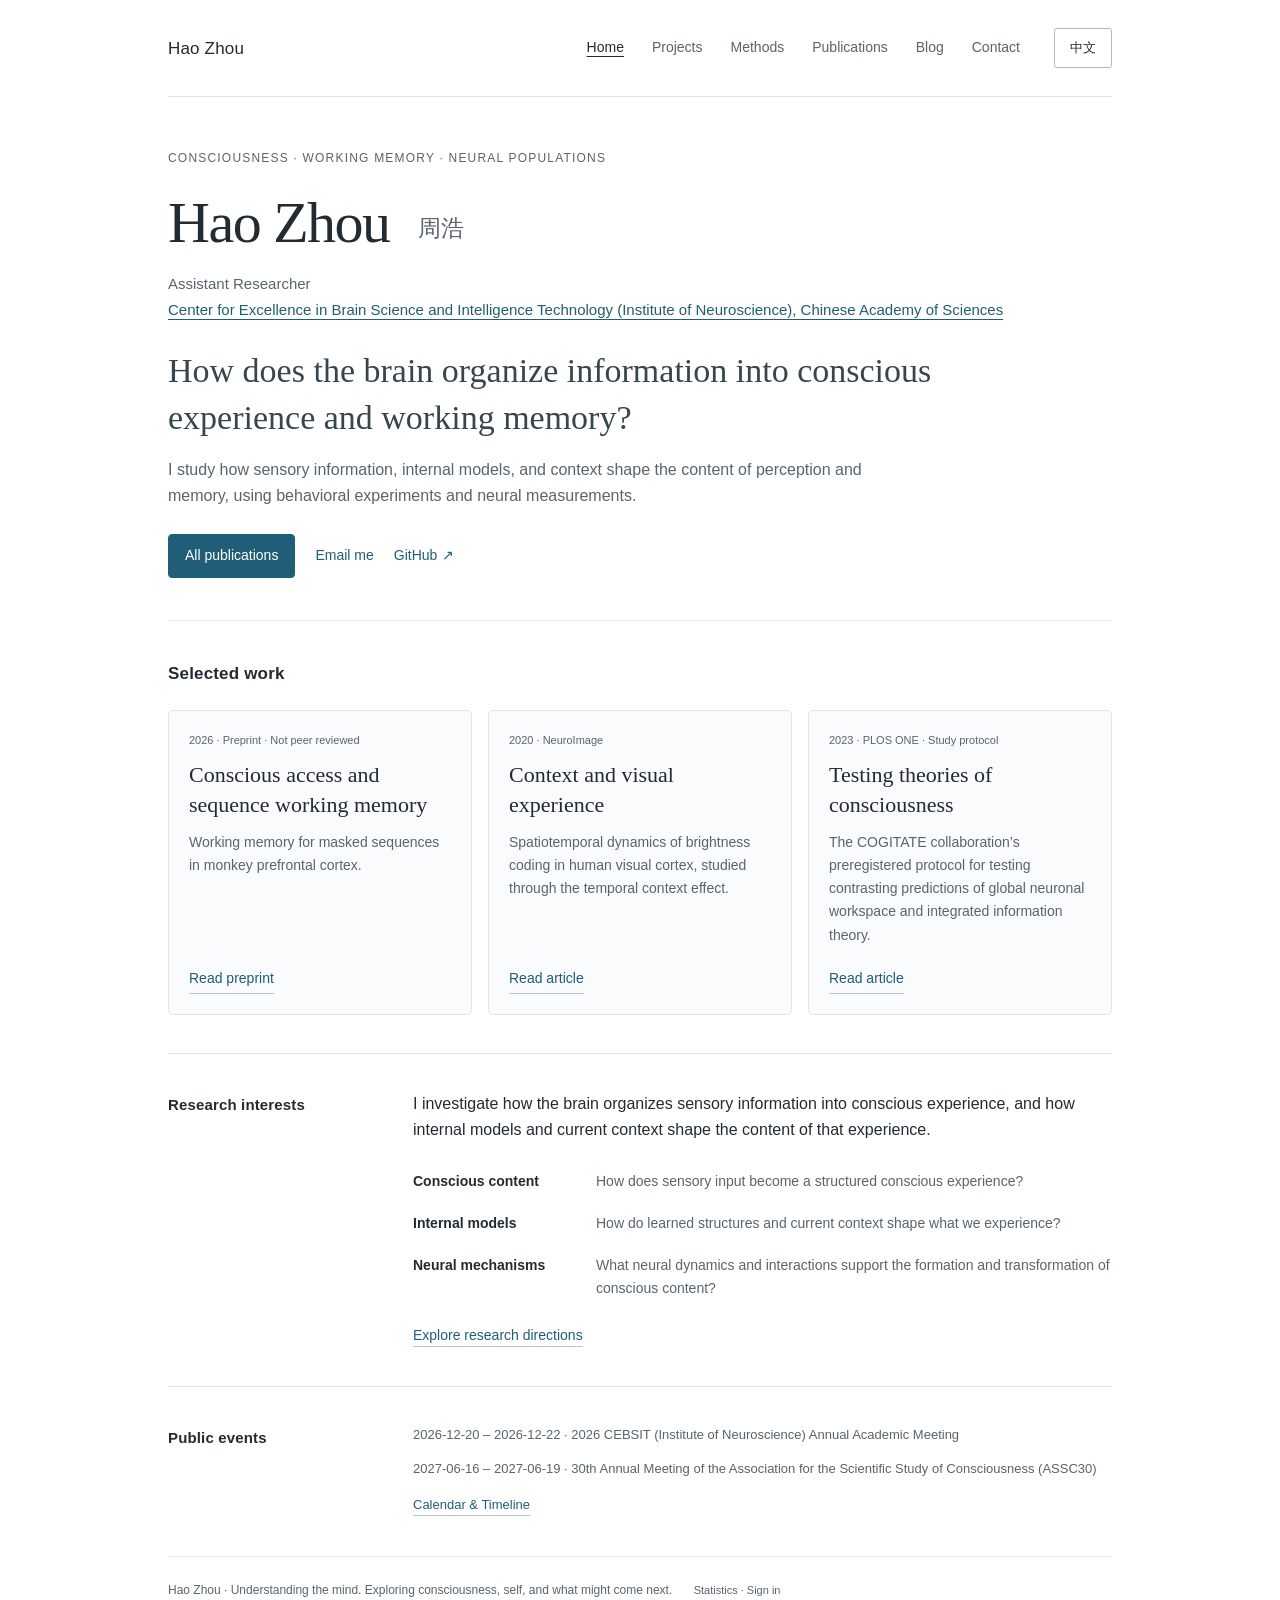
<file: index.html>
<!doctype html>
<html lang="en">
<head>
<meta charset="utf-8"><meta name="viewport" content="width=device-width, initial-scale=1">
<title>Hao Zhou | Consciousness &amp; Working Memory</title>
<meta name="description" content="How does the brain organize information into conscious experience and working memory?">
<meta name="color-scheme" content="light">
<link rel="canonical" href="https://mstrhao.github.io/">
<meta property="og:type" content="website">
<meta property="og:title" content="Hao Zhou | Consciousness &amp; Working Memory">
<meta property="og:description" content="How does the brain organize information into conscious experience and working memory?">
<meta property="og:url" content="https://mstrhao.github.io/">
<link rel="stylesheet" href="styles.css?v=20261105-research">
<script id="site-content" type="application/json">{"draft": false, "github": "https://github.com/mstrhao", "en": {"pageTitle": "Hao Zhou | Consciousness & Working Memory", "name": "Hao Zhou", "otherName": "周浩", "skip": "Skip to content", "navResearch": "Research", "navPublications": "Publications", "navContact": "Contact", "eyebrow": "Consciousness · Working memory · Neural populations", "intro": "How does the brain organize information into conscious experience and working memory?", "researchTitle": "Research interests", "researchIntro": "I investigate how the brain organizes sensory information into conscious experience, and how internal models and current context shape the content of that experience.", "area1": "Conscious content", "question1": "How does sensory input become a structured conscious experience?", "area2": "Internal models", "question2": "How do learned structures and current context shape what we experience?", "area3": "Neural mechanisms", "question3": "What neural dynamics and interactions support the formation and transformation of conscious content?", "publicationsTitle": "Selected publications", "preprint": "Preprint · Not peer reviewed", "paperLink": "Read preprint", "contactTitle": "Contact & links", "githubLabel": "GitHub profile", "footer": "Hao Zhou · Understanding the mind. Exploring consciousness, self, and what might come next.", "switchLabel": "切换为中文", "switchText": "中文", "articleLink": "Read article", "notesTitle": "Notes & tools", "position": "Assistant Researcher", "affiliation": "Center for Excellence in Brain Science and Intelligence Technology (Institute of Neuroscience), Chinese Academy of Sciences", "emailLabel": "Email", "protocol": "Study protocol", "allAuthors": "Show all 27 authors", "navProjects": "Projects", "navMethods": "Methods", "projectsTitle": "Research directions", "projectsIntro": "My research connects conscious access, visual perception, and the organization of information in working memory. The studies below anchor these questions in published work and a public preprint.", "project1Title": "Conscious access and working memory", "project1Text": "How does masking affect memory for a sequence, and what can prefrontal activity tell us about conscious access? A 2026 preprint examines working memory for masked sequences in monkey prefrontal cortex.", "project2Title": "Context and the organization of visual content", "project2Text": "How does temporal context shape what we see? Published studies examine brightness coding, illusory orientation, and feedback-related representations in human vision.", "project3Title": "Contrasting predictions of consciousness theories", "project3Text": "Which observations would distinguish competing explanations of consciousness? I contributed to the COGITATE study protocol, which specifies preregistered tests and multimodal measurements.", "project4Title": "Directions under development", "project4Text": "I aim to connect the organization of content with neural dynamics across population, cellular, and dendritic scales, and to develop causal tests of content-related behavior. Computational modeling and collaborative imaging and intervention approaches are directions for further development.", "methodsTitle": "Methods", "methods1Title": "Psychophysics and behavior", "methods1Text": "Perceptual judgments and sequence working-memory tasks connect stimulus manipulations with how information is accessed, organized, and maintained.", "methods2Title": "Imaging and neural recording", "methods2Text": "My research draws on human high-field MRI, MEG, and EEG; macaque electrophysiology and two-photon imaging; and human stereoelectroencephalography (sEEG) and single-unit recording.", "methods3Title": "Planned collaborative extensions", "methods3Text": "Collaborative directions plan to explore voltage imaging and macaque optogenetics to extend neural measurements and causal tests.", "methods4Title": "Developing computational approaches", "methods4Text": "Computational modeling is an area I am interested in developing further, using experimentally grounded questions to connect behavioral and neural data with explicit, testable predictions.", "foundationTitle": "Foundations in published work", "foundationText": "Past collaborative studies used brightness and visual-illusion paradigms, time-resolved neural measurements, and spatially and depth-resolved imaging, providing methodological foundations for current research. The published COGITATE study protocol, to which I contributed, proposed preregistered tests of competing theories and multimodal measurements.", "navBlog": "Blog", "blogTitle": "Blog", "blogEmpty": "Articles will appear here as they are published.", "navHome": "Home", "officeLabel": "Office address", "officeAddress": "Institute of Neuroscience (神经所系统楼), 320 Yueyang Road, Shanghai, China", "analyticsLink": "Statistics · Sign in", "pdfLink": "Download PDF", "navEvents": "Calendar", "eventsTitle": "Calendar & Timeline", "eventsIntro": "Public events, discoveries, history, and milestones.", "eventsEmpty": "No public entries yet.", "eventsNoMatch": "No entries match these filters.", "eventsList": "Timeline", "eventsCalendar": "Month", "eventsCategory": "Category", "eventsAll": "All categories", "eventsPublic": "Public events", "eventsScience": "Science history", "eventsSocial": "Social history", "eventsMilestone": "Personal milestones", "eventsSearch": "Search entries", "eventsYear": "Year", "eventsYearHint": "All years", "eventsMonth": "Month", "eventsReset": "Reset", "eventsTimezone": "Times are shown in Asia/Shanghai (UTC+08:00).", "eventsPrecision": "Entries dated only to a year or month appear in the timeline. Historical dates retain their original year.", "eventsSource": "Source", "eventsUntimed": "Date only", "eventsPrevious": "Previous month", "eventsNext": "Next month", "backToBlog": "All posts", "readPost": "Read article", "recentEvents": "Public events", "recentNone": "None", "blogSearch": "Search posts", "blogSearchHint": "Search titles and article text", "blogSearchEmpty": "No matching posts.", "blogSearchClear": "Clear", "topicsTitle": "Topics", "topicPreparation": "Articles in preparation", "topicReadingOrder": "Reading order", "backToTopic": "Back to topic", "nextInTopic": "Next article", "blogTitle0": "Consciousness as a Whirlpool: What Kind of Process Is Experience?", "blogSummary0": "A whirlpool is organized motion: it can be real without being an extra entity beyond the water. What can this analogy offer our understanding of consciousness, and what does it leave unanswered?", "blog0Paragraph0": "A whirlpool is not an extra substance added to water. Water continually flows in and out, yet the whirlpool can persist as long as the organization of the flow is maintained. The same water, flowing differently, may no longer form a whirlpool. It is neither reducible to a particular drop nor something that exists independently of water. It is an organized motion that the water is undergoing.", "blog0Paragraph1": "Applied to consciousness, this analogy suggests a hypothesis: experience is not something stored inside a neuron, nor an extra layer of existence added to neural activity. When neural activity is organized in a particular way and actually unfolds, that process itself is experience.", "blog0Paragraph2": "But an analogy is not an explanation. We can describe precisely what kind of flow constitutes a whirlpool, yet we cannot describe with comparable precision what organization of neural activity constitutes the experience of red or of pain. Being organized is not enough: whirlpools, flames, and working machines are all organized, but that does not mean they are all conscious.", "blog0Paragraph3": "A whirlpool points to a possible way of existing: a phenomenon can be real without being an additional entity. Could consciousness be like this? If so, exactly what kind of physical process constitutes conscious experience?", "blog0References": "References", "blogTitle1": "AI in Mathematics: From Solving Problems to Understanding Proofs", "blogSummary1": "Arguments addressing frontier problems are being unpacked, simplified, and understood by mathematicians. This sharpens the purpose of mathematical training: understanding arguments, checking crucial steps, and judging what has actually been resolved.", "blog1Paragraph0": "On October 19, 2026, Terence Tao published an exposition of the proof that Landau–Siegel zeros do not exist, discussing an earlier AI proof and mathematicians’ subsequent simplifications. This concerns a previously unresolved research problem, not a test question whose answer humans already knew. What was new on October 19 was an expert’s exposition and understanding, not the initial announcement of a breakthrough.", "blog1Paragraph1": "The most interesting question is how contributions are attributed. Ben Green’s simplified version explicitly states that its mathematical arguments came from ChatGPT, prompted by him, while he wrote the text himself. Later versions bearing mathematicians’ names therefore cannot all be counted as re-proofs independent of AI.", "blog1Paragraph2": "This goes beyond AI solving research-level exercises: arguments addressing frontier problems are being unpacked, simplified, and understood by professional mathematicians. Banks provided a detailed account on October 11, and Kerr published a simplification on October 15. Important limits remain: these are public preprints and expert discussions. I have not independently verified the entire proof or established the full human and computational costs. Nor does this amount to proving the Riemann hypothesis.", "blog1Paragraph3": "My view is that, when thinking about how to train researchers, we can no longer reassure ourselves that AI merely repeats derivations. What needs more emphasis is the ability to understand and scrutinize AI’s crucial arguments, judge exactly what they resolve, and identify which premises remain unestablished. What we are seeing is a change in the division of research work, not the disappearance of the value of mathematical training.", "blog1References": "Sources and related accounts", "blog1Reference0Note": "An exposition of the proof, rather than the initial announcement of the breakthrough.", "blog1Reference1Note": "The provenance statement distinguishes ChatGPT’s mathematical arguments from the author’s human-written text.", "blog1Reference2Note": "A detailed account of the original proof, available as a public preprint.", "blog1Reference3Note": "A simplification of the original proof, available as a public preprint.", "blogTitle2": "How Do We “See” Our Own Thoughts?", "blogSummary2": "Sometimes we suddenly recognize a connection between two things, realize that a judgment is wrong, or have a thought we cannot yet put into words.", "blog2Paragraph0": "Sometimes we suddenly recognize a connection between two things, realize that a judgment is wrong, or have a thought we cannot yet put into words. None of these requires a mental picture. “Seeing” our thoughts may point to a more fundamental question: how does activity within a system become meaningful content that the subject experiences?", "blog2Paragraph1": "I want to approach this through internal models. By a model, I mean a capacity to organize objects, events, and relations. Thinking “this happened before that,” for example, involves placing two events in a directed relation. The same information can have different meanings when organized by different internal models. My proposal is that the organization formed by the currently recruited model helps constitute the content we experience. Explaining this proposal requires specifying which information is linked, which roles its elements occupy, and how those relations are formed in neural activity.", "blog2Paragraph2": "Once content has formed, does another inner “me” need to read it for experience to occur? That account invites a further question: how does the reader experience anything? I would first examine how far the organization and unfolding of content can take the explanation. A substantive question remains: what distinguishes a system using a relation in a computation from a subject experiencing that relation? Calling an internal state “experienceable” does not answer it.", "blog2Paragraph3": "We can make the questions more concrete. How does changing a model’s relational structure change experienced content? Which changes in its operation would leave relevant information available without that information being experienced? Answering requires comparing judgments about content, behavior, and neural activity, while distinguishing changes in content from changes in how an answer is produced. Perhaps “seeing a thought” is less about finding a pair of eyes inside the brain than understanding the organization and activity that constitute a particular thought and its experience.", "blog2References": "References", "blog2Reference0Note": "Neural population activity and recurrent-network modeling explain how context changes information selection and integration; the study concerns choice computations rather than a direct test of conscious experience.", "blog2Reference1Note": "Comparing the brief maintenance of information reported as seen or unseen provides an experimental approach to distinguishing information availability from experienced content; visibility was assessed through participants’ reports.", "blogTitle3": "Does Finding a Representation Explain Consciousness?", "blogSummary3": "If we can decode what someone is thinking from their neural activity, have we found the mechanism that makes the thought conscious? I think there is still a gap.", "blog3Paragraph0": "If we can decode what someone is thinking from their neural activity, have we found the mechanism that makes the thought conscious? I think there is still a gap. Identifying which activity corresponds to which content differs from explaining how that content forms, persists, and changes. Treating a pattern at one moment as the answer may leave out the process through which the content arises.", "blog3Paragraph1": "A thought can remain relatively stable for several seconds without the neural activity supporting it standing still. In a working-memory study, Murray and colleagues found that stable population coding could coexist with substantial neural dynamics. This raises a question for me: which part of the process does a stable representation capture? What does it preserve, and which changes fall outside that description?", "blog3Paragraph2": "Imagine two processes from which we ultimately decode the same content, despite different paths to its formation. Matching decoding results do not establish identical states of the whole system, or identical experiences. Could the recruitment of an internal model and the unfolding formation of relations also be constitutive of experience? Examining only the pattern that remains may not settle the question.", "blog3Paragraph3": "Replacing “representation” with “dynamics” does not itself provide an explanation. We need to specify which changes to a process prevent content from forming, disrupt its maintenance, or transform it into something else. Memory can participate in these processes, but retaining information does not by itself explain a subject’s present experience and thought. I would rather investigate consciousness through the unfolding formation of content than look only for its counterpart at a particular instant.", "blog3References": "References", "blog3Reference0Note": "Stable population coding can coexist with changing neural activity; this study investigates working-memory coding rather than directly testing conscious experience.", "blog3Reference1Note": "Dynamic coding offers an account of how context organizes subsequent processing, illustrating an approach that examines a process rather than a single moment.", "blogTitle4": "Does Reporting “Unseen” Imply Unconscious Working Memory?", "blogSummary4": "A reliable result does not imply a unique explanation. The inference from an “unseen” report to unconscious content during a delay still needs testing.", "blog4Paragraph0": "I remain skeptical of the interpretation of “unconscious working memory.” Studies by Trübutschek, Dehaene, and colleagues found that the locations of stimuli reported as unseen could still be reported above chance several seconds later; even two locations and their temporal order left usable information (2017; 2019). A recent multisite replication again shows that this behavioral phenomenon deserves serious attention. But a reliable result does not imply a unique explanation. King and Dehaene (2014) showed that subjective visibility and objective discrimination can draw on the same internal evidence yet produce different answers through different categorization and decision boundaries. My further interpretation is that the two tasks depend on different but coupled internal models: they do not merely read out content, but help organize what is selected, maintained, and used. One report of “unseen” therefore cannot, without further testing, directly establish that the content maintained for another task is unconscious. The 2017 study did use MEG to test the explanation of consciously maintaining a guess, but whether those neural indicators cover different forms of conscious representation remains a crucial premise. Notably, the same team’s 2019 mental-rotation study found representational reactivation and consciousness-related signals during manipulation, leading the authors to emphasize the limits of unconscious processing. What needs explaining is not simply how someone could perform correctly without seeing, but what content subsequently formed and was maintained, and on what grounds that process is judged unconscious. Until these explanations are clarified, moving directly from delayed-judgment ability to “unconscious working memory” still makes an inferential leap.", "blog4References": "References", "blogTitle5": "Does Changing Visual Experience Reveal What Constitutes It?", "blogSummary5": "IT optogenetic stimulation offers causal clues about visual changes, but a factor that changes experience need not be the mechanism that constitutes it.", "blog5Paragraph0": "The 2024 Perceptography study proposed an interesting reverse search: train monkeys to judge whether optogenetic stimulation of inferior temporal cortex (IT) occurred, then seek image changes that prompt a “stimulation present” response even without stimulation. This is somewhat like looking for a needle in a haystack, but behavioral feedback gives the search direction and constrains the visual changes induced by stimulation. Yet finding images that are behaviorally confusable does not amount to fully reconstructing the monkey’s experience: different perceptual cues or judgment strategies can produce the same choice. I am more concerned with another possibility: stimulating IT may simply change the sensory evidence supplied by a relatively high-level visual area, while remaining a precursor to conscious processing. Even if the eventual experience changes, that does not establish that the stimulated activity itself constitutes experience. IT may, of course, participate in the recurrent organization that constitutes experience, but these possibilities need to be distinguished rather than inferred directly from an area’s hierarchical level. A more valuable next test is whether changing specific feedback or coupling relations, while content components remain present, produces predicted changes in their assignment, relations, or continuity. We need to move gradually from “stimulation affected experience” to “which organizational relations contribute to constituting experience.” The bridge between causal influence and experiential constitution cannot be skipped.", "blog5References": "Original study", "blogTitle6": "What Units Does the Brain Use to Organize Information?", "blogSummary6": "Understanding the brain means not only identifying the algorithms it executes, but also asking: what units does it operate on? The basic physical units need not be the basic cognitive units.", "blog6References": "References", "blog6Paragraph0": "Understanding the brain means not only identifying the algorithms it executes, but also asking: what units does it operate on? The basic physical units need not be the basic cognitive units.", "blog6Paragraph1": "Lin Chen’s “global-first” view reminds us that an object need not be assembled feature by feature from local properties such as color and shape. Instead, the object’s overall organization may first determine what those properties belong to. Through chunking, Chen emphasizes that the units of cognitive processing can be organized wholes rather than isolated items. A recent commentary further points out that such organization can improve retention of the whole, but may also come at the cost of precision for individual items.", "blog6Paragraph2": "Liping Wang’s team’s research on sequence working memory brings the relationship between content and structure into measurable neural representations: ABC and CBA contain the same items, but the items play different roles in the sequence. How this content is maintained in ordinal-position-related subspaces, placed into the appropriate positions according to rules, and rearranged can all become concrete experimental questions. These findings do not directly establish “global-first” processing, but they offer an opportunity to test how wholes and components constrain one another.", "blog6Paragraph3": "Following this line, I want to ask a further question: does learning not only change answers, but also gradually form reusable cognitive units, relational roles, and rules of operation? This remains an idea to be tested. Yet it moves the question beyond a general discussion of whether the brain is like a computer, toward how the brain forms content and structures that it can operate on.", "blog6Reference0Note": "Lin Chen’s 2025 preprint.", "blog6Reference1Note": "A commentary on chunking, not a new experiment by the commentary authors.", "blog6Reference2Note": "Representational geometry of sequence working memory.", "blog6Reference3Note": "Flexible control of sequence working memory.", "blog6Reference4Note": "Mental operations on sequences.", "blogTitle7": "From Neural Activity to Conscious Experience: How Can We Build the Bridge?", "blogSummary7": "If experience is an organized physical process, consciousness research needs to explain why that organization corresponds to particular contents, relations, and temporal structures.", "blog7Paragraph0": "If experience is an organized physical process, consciousness research needs to explain why that organization corresponds to particular contents, relations, and temporal structures.", "blog7Paragraph1": "For example, seeing “a red circle and a blue square” and seeing “a blue circle and a red square” involve the same colors and shapes, yet the experiences differ because the assignment of colors has changed. Merely finding that the brain encodes red, blue, circles, and squares does not explain how these components form the objects before us. Suppose that interactions between certain neural populations determine this assignment. A model should then predict in advance: while color and shape information remains intact, changing which relation would make the red originally belonging to the circle be experienced as belonging to the square? Would restoring that relation restore the original assignment?", "blog7Paragraph2": "The same model of organization should also explain which properties of experience remain unchanged and which change when the input, task rules, or source of content changes. This is a route that remains to be tested. It may not eliminate the entire explanatory gap at once, but it can make a theory take on specific explanatory responsibilities: which organizational relations correspond to which experiential structures, and how experience should change when organization changes in a particular way. Moving from “activity correlates with experience” toward such causal correspondences is how we can build the bridge, section by section.", "blogTitle8": "From Local Interactions to Global Order", "blogSummary8": "How do local information and actions give rise to global order? How do different roles coordinate, and why do they sometimes constrain one another or even cause the whole system to spiral out of control?", "blog8Paragraph0": "In studying cognition and consciousness, I have become increasingly interested in a question: a system’s capabilities depend not only on what it is made of, but also on how its components interact. As we shift our attention from nervous systems to artificial intelligence, then to families, organizations, societies and nations, and to global issues, similar questions arise: how do local information and actions give rise to global order? How do different roles coordinate, and why do they sometimes constrain one another or even cause the whole system to spiral out of control?", "blog8Paragraph1": "This topic aims to explore connections between these principles of organization across different scales. How a family adjusts its division of responsibilities, or how an organization develops a shared direction, conveys information, and corrects errors: these everyday questions may also help us rethink learning, collaboration, and adaptation. The aim is not to explain everything with a single theory, but to start with concrete questions and compare which relations and mechanisms can illuminate one another, and which differences must not be erased by analogy. We are interested not only in what capabilities the whole possesses, but in how those capabilities arise through interaction, and how they are maintained and changed.", "blogTitle9": "Why Do Our Feelings Change Before the Situation Does?", "blogSummary9": "The same difficult situation can feel suffocating when we think about it alone, yet after talking with someone we trust, it may seem possible to face it again. The situation is still there, the deadline has not moved, and the difficulty has not disappeared on its own. Why have our feelings changed first?", "blog9Paragraph0": "The same difficult situation can feel suffocating when we think about it alone, yet after talking with someone we trust, it may seem possible to face it again. The situation is still there, the deadline has not moved, and the difficulty has not disappeared on its own. Why have our feelings changed first?", "blog9Paragraph1": "Perhaps what we experience is never just the situation itself, but also its relationship to us: what it means to me, whether I can cope, whether I have to bear it alone, and whether other possibilities remain. Saying “I’ll think it through with you” does not solve the problem, but it may change something important: this is no longer mine alone to face.", "blog9Paragraph2": "So “the situation hasn’t changed” does not mean that nothing has changed. Someone’s willingness to listen and help is itself a change in our circumstances. A problem that felt like a wall may begin to offer somewhere to start.", "blog9Paragraph3": "Some experiments make this change concrete. When facing the threat of electric shock, holding a partner’s hand can reduce some threat-related brain responses; when viewing negative images, reinterpreting the situations they depict can also reduce subjective negative feelings. The threat or image remains, but its relationship to the person, and the way it is understood, has changed. Coan et al., 2006; Ochsner et al., 2002", "blog9Paragraph4": "This invites a further question: might emotion be more than a layer of feeling added after cognition, participating instead in how the world before us is organized? When we are tense, our attention keeps returning to what might go wrong; when we feel supported, options we could not previously see may come back into view. How we understand our circumstances affects emotion; emotion in turn changes which information becomes important and which actions seem possible. Bodily fatigue, tension, and relaxation also participate in this process.", "blog9Paragraph5": "This reminds me of the “motivational engine and content network” discussed earlier. Emotion may change both the motivation for action and the content toward which that motivation is directed: not just whether we have the energy to continue, but why we continue and where we go next.", "blog9Paragraph6": "What is truly worth studying is how this transformation happens: how does a new interpretation or an interpersonal connection change attention, bodily states, and choices of action, and how does this give the same situation a different meaning? The problem has not yet been solved, but our relationship to it has already begun to change.", "blog9Paragraph3Prose": "Some experiments make this change concrete. When facing the threat of electric shock, holding a partner’s hand can reduce some threat-related brain responses; when viewing negative images, reinterpreting the situations they depict can also reduce subjective negative feelings. The threat or image remains, but its relationship to the person, and the way it is understood, has changed. ", "blog9Coan": "Coan et al., 2006", "blog9Ochsner": "Ochsner et al., 2002", "blog9ReferenceSeparator": "; ", "blog9FigureCaption": "The problem remains; the supportive relationship and the visible next step have changed", "blog9FigureNote": "Conceptual illustration, not an empirical diagram of neural mechanisms", "blogTitle10": "The Subjective World Is More Than a Sensory Picture", "blogSummary10": "When we talk about consciousness, it is easy to think of the scene before our eyes: a face, a patch of red, a moving object. But far more than these appears in our subjective world.", "blog10Paragraph0": "When we talk about consciousness, it is easy to think of the scene before our eyes: a face, a patch of red, a moving object. But far more than these appears in our subjective world.", "blog10Paragraph1": "The same face is different when we see it before us and when we recall it in our mind, and different when it is familiar and when it is unfamiliar. Whether he is looking at me or at someone else also changes the experience. We experience not only facial features and contours, but also where this face comes from, whom it is connected to, and what it means to us. These relations do not have to be put into a sentence before they can become part of experience.", "blog10Paragraph2": "The subjective world also contains bodily discomfort and comfort, emotional ups and downs, memories and imagination, thoughts not yet spoken, and actions we want to take but hesitate over. “I remember something he said to me yesterday, feel hurt, want to explain, but then stop.” Such an experience is difficult to reduce to a sensory picture. Time, source, subject, emotion, and intention together organize its content.", "blog10Paragraph3": "This also changes the questions we ask when studying consciousness. Besides asking how the brain represents faces, colors, and locations, we can ask: how does the same content become something currently seen rather than remembered, the first item rather than the second, or something related to me rather than to someone else? After finding the neural representation of content, we still need to understand how these relations help shape experience.", "blog10Paragraph4": "The internal model of consciousness we hope to find is therefore not merely a set of models depicting the external world. It must also explain how the external world, the body, memory, and action are organized into a subjective world that is being experienced. This includes both “what is there” and “how these things are related, and what their relationship is to me.”", "blogTitle11": "Higher Cognition: Making Complex Relations Manageable", "blogSummary11": "One core capacity of higher cognition may be organizing complex dependencies across time and situations into structures that can be used with limited resources.", "blog11FigureCaption": "Conceptual illustration: short stick → long stick → food. The value of the current action comes from its connection to later steps; this comic does not depict a specific experimental result.", "blog11Paragraph0": "We often describe intelligence in terms of “remembering more, remembering longer, and seeing further.” But how do these abilities connect?", "blog11Paragraph1": "I would like to propose a hypothesis: one core capacity of higher cognition is to organize complex dependencies across time and situations into structures that can be understood, reasoned through, and used with limited resources.", "blog11Paragraph2": "Imagine a monkey that must first use a short stick to reach a long stick, and then use the long stick to obtain food. The short stick in front of it has value because it is connected to a next step that has not yet been completed. Solving the problem requires linking the current action, intermediate conditions, and final goal.", "blog11Paragraph3": "Memory makes such connections possible. Remembering a little longer allows past information to inform present judgments; remembering a little more brings more objects into comparison. Our perspective, in turn, determines which relationships enter consideration. Here, perspective means not only how far we can physically see, but also how far we can mentally reach: conditions that are not before our eyes, possibilities that have not yet occurred, and the consequences of different choices.", "blog11Paragraph4": "Yet the more we take into account, the greater the processing burden may become. Objects also constrain one another: completing one thing may require another to happen first, and one choice may close off other paths. Complexity arises not only from quantity, but also from how these dependencies are organized.", "blog11Paragraph5": "This is where abstraction, chunking, and breaking problems down acquire a shared significance. Organizing a sequence of actions into a subgoal, bringing multiple details together under a rule, or temporarily setting aside differences that are irrelevant to the present task can all spare a system from processing every piece of information from scratch each time.", "blog11Paragraph6": "The key to this kind of “compression” is what gets preserved. For the goal of obtaining food, how the tools work in sequence matters, whereas some details of their surfaces may not. A good representation makes critical dependencies easier to use; an inappropriate simplification may discard precisely the conditions that determine success or failure.", "blog11Paragraph7": "Improved cognition may therefore involve two complementary directions: taking relationships across longer periods and broader situations into account, while finding more effective ways to organize them so that they remain manageable within limited memory and computational resources.", "blog11Paragraph8": "Following this hypothesis, we can ask a further question: when facing a new problem, can a system identify the crucial relationships, organize them, and reorganize them when conditions change?", "blog11Paragraph9": "This may offer one clue to understanding higher cognition: being able both to accommodate complexity and to find structures for dealing with it.", "blog12Language": "English translation", "blogTitle12": "How Do Machines Know Themselves?", "blogSummary12": "Whether a system can access and use its own internal states, and whether that access is accompanied by experience, are two different questions.", "blog12Paragraph0": "When an artificial intelligence says “I am thinking,” is it describing its actual state, or simply generating an appropriate response? This question can easily lead us to two extremes: we may be persuaded by fluent self-descriptions, or we may assume that nothing lies behind those words simply because the speaker is a machine. Perhaps we can begin by separating two questions: whether a system can access and use its own internal states, and whether that access is accompanied by experience.", "blog12Paragraph1": "Recent research has begun to make the first question more concrete. Researchers have tried directly altering the internal activity of language models and then observing whether the models can detect those changes. Other work has found that certain internal representations can be both reported and modulated, and can contribute to reasoning across different tasks. These experiments go beyond simply asking a machine, “Are you conscious?” We are beginning to intervene in systems and trace the relationship between their self-reports and internal processes. What can be established so far, however, is information access and functional roles under specific conditions, not that machines already have subjective experience.", "blog12Paragraph2": "What interests me is whether a system that interacts continuously with its environment will gradually form internal models of the world and of itself. It needs to distinguish changes caused by the outside world from those caused by its own actions, and may also need to estimate what it knows and does not know. Such structures might help a system exhibit more stable self-monitoring and autonomous behavior. But even if all these functions are present, we still do not know whether there is something it feels like to be that system. Findings from the human brain can offer clues for research on machines, but they cannot automatically establish that similar computations in a different substrate will produce the same experience.", "blog12Paragraph3": "This is also one of the hardest issues in current debates about machine consciousness and model welfare. Some worry that including “I may have feelings” in training will make models’ self-reports more compelling, while making it harder to judge what those reports actually show. Others argue that, under uncertainty, we should seriously investigate whether models might have interests that deserve consideration. Both concerns are worth examining. Rather than rushing to label machines “conscious” or “unconscious,” I want to know: what kinds of internal structures, interactions, and intervention results would genuinely change our judgment about this question?", "blog12References": "References", "blog12Reference0Label": "Introspection in language models", "blog12Reference0Note": ": Tests whether models can detect changes to their internal states, while also showing the limits of self-description.", "blog12Reference1Label": "A global workspace in language models", "blog12Reference1Note": ": Studies internal representations that can be reported, modulated, and used in reasoning; this does not establish subjective experience.", "blog12Reference2Label": "Suleyman: A warning about model welfare", "blog12Reference2Note": ": Two different sets of concerns and positions.", "blog12Reference2RelatedLabel": "Anthropic: Exploring model welfare", "introDetail": "I study how sensory information, internal models, and context shape the content of perception and memory, using behavioral experiments and neural measurements.", "featuredTitle": "Selected work", "allPublications": "All publications", "emailAction": "Email me", "featured0Title": "Conscious access and sequence working memory", "featured0Text": "Working memory for masked sequences in monkey prefrontal cortex.", "featured0Status": "2026 · Preprint · Not peer reviewed", "featured1Title": "Context and visual experience", "featured1Text": "Spatiotemporal dynamics of brightness coding in human visual cortex, studied through the temporal context effect.", "featured1Status": "2020 · NeuroImage", "featured2Title": "Testing theories of consciousness", "featured2Text": "The COGITATE collaboration’s preregistered protocol for testing contrasting predictions of global neuronal workspace and integrated information theory.", "featured2Status": "2023 · PLOS ONE · Study protocol", "project1Link": "Read the 2026 preprint", "project2Link": "Brightness coding · NeuroImage", "project2SecondLink": "Illusory orientation · Nature Communications", "project3Link": "Read the study protocol", "project4Link": "Methods and planned extensions", "project1Status": "Public preprint · Not peer reviewed", "project2Status": "Published research", "project3Status": "Published study protocol", "project4Status": "Future directions", "researchMore": "Explore research directions", "blogGeopoliticsTitle": "Trump’s Foreign Policy: Redistributing Costs in Global Networks", "blogGeopoliticsSummary": "Why does Trump press Europe to take greater responsibility for its security while negotiating with China and Russia and taking military action against Iran?", "blogGeopoliticsReferences": "Sources", "blogGeopoliticsParagraph0": "Why does Trump press Europe to take greater responsibility for its security while negotiating with China and Russia and taking military action against Iran? To understand these choices, we can first consider the United States’ position in global networks, then examine how personal style and domestic politics shape its decisions.", "blogGeopoliticsParagraph1": "With an ocean on either side, the United States has more room than European countries to adjust its commitments when faced with war in Europe. But alliances also provide the United States with bases, intelligence, and influence. Cutting expenditure may ease the burden, but it may also cost the cooperation needed to sustain its advantages.", "blogGeopoliticsParagraph2": "The Trump administration’s National Security Strategy emphasizes shifting and sharing security burdens, calling on allies to take greater responsibility for security in their own regions. This helps explain American pressure on Europe. Asking Europe to shoulder more of the burden, however, is a different question from whether the United States is abandoning Ukraine entirely.", "blogGeopoliticsParagraph3": "Russia raises questions of nuclear risk and European security. China, in addition to being a military competitor, is deeply embedded in manufacturing, critical-mineral supply chains, and trade networks. Different relationships connect different interests, calling for different forms of pressure. Competition and negotiation can take place at the same time, but this is not enough to establish the existence of a comprehensive plan to drive China and Russia apart.", "blogGeopoliticsParagraph4": "The Middle East presents another tension. The United States is now a net energy exporter, yet it remains exposed to global oil prices. Allies’ security, shipping routes, and nuclear proliferation also continue to shape its choices. Military action against Iran can be analyzed within these constraints.", "blogGeopoliticsParagraph5": "Similar tensions arise in the economy. The dollar’s international role depends on financial markets, demand for assets, and transaction networks, extending far beyond oil payments. The benefits the United States gains from globalization and the costs of industrial adjustment do not fall on the same groups of people. Preserving financial and market advantages, protecting manufacturing jobs, and reducing overseas commitments are goals that can conflict.", "blogGeopoliticsParagraph6": "From this perspective, Biden’s cultivation of alliances and Trump’s transactional pressure can be understood as different valuations of the benefits of cooperation, immediate costs, and risks. This is only a framework for comparison: both administrations use negotiation, sanctions, and military force, and their policies are also shaped by elections, interest groups, and misjudgments.", "blogGeopoliticsParagraph7": "The more interesting questions concern feedback. As allies increase their commitments, will they become more dependent on the United States or develop alternative partnerships? When rivals come under pressure, will they concede or move closer together? Global order changes through these mutual responses. Evaluating a policy requires examining the relationships it changes and whether short-term savings come at the expense of the capacity for long-term cooperation.", "blogGeopoliticsReference0": "U.S. National Security Strategy", "blogGeopoliticsReference1": "NATO’s Hague Summit Declaration", "blogGeopoliticsReference2": "IEA Global Critical Minerals Outlook", "blogGeopoliticsReference3": "Federal Reserve analysis of the dollar’s international role", "blogShenzhenTitle": "In an Age of Abundance, What Do Great Powers Still Compete For?", "blogShenzhenSummary": "The world can now produce enough to weaken the logic of “take it or go without.” But countries still worry about being cut off when it matters most.", "blogShenzhenParagraph0Part0": "What caught my attention at the Shenzhen meeting was the line in the joint declaration about increasing supplies of refined petroleum products. With so much that China, the United States and Russia disagree on, why could they still sit down and talk about diesel?", "blogShenzhenParagraph1Part0": "The world can now produce enough to weaken the logic of “take it or go without.” But countries still worry about being cut off when it matters most.", "blogShenzhenParagraph2Part0": "In October, Gulf crude exports were back above 80 percent of prewar levels, but exports of refined products and liquefied petroleum gas were still around half. An extra tanker of crude is no immediate help to a place short of diesel. Where the refineries are, whether ships can sail and whether cargo can reach port determine who gets fuel and who has to wait.", "blogShenzhenParagraph3Part0": "What makes great-power competition interesting today is that everyone relies on the same supply network. In normal times, goods come from whoever can make them more cheaply. When things go wrong, having other refineries, routes or buyers gives you room to maneuver. ", "blogShenzhenParagraph3Part1": "Alternative suppliers do more than keep goods flowing after a cutoff. If the other side knows you have somewhere else to turn, threatening to cut you off carries less weight at the negotiating table.", "blogShenzhenParagraph3Part2": " That room to maneuver is what lets countries keep doing business with each other.", "blogShenzhenParagraph4Part0": "The three countries can work together to get fuel moving without settling who wins on every other issue. That is what makes the Shenzhen meeting worth watching. Next, see which cargoes actually get loaded and reach port.", "blogShenzhenReference0": "Shenzhen Declaration", "blogShenzhenReference1": "IEA November Oil Market Report"}, "zh": {"pageTitle": "周浩 | 意识与工作记忆", "name": "周浩", "otherName": "Hao Zhou", "skip": "跳至正文", "navResearch": "研究", "navPublications": "论文", "navContact": "联系", "eyebrow": "意识 · 工作记忆 · 神经群体", "intro": "大脑如何将信息组织为意识体验与工作记忆？", "researchTitle": "研究兴趣", "researchIntro": "我研究大脑如何将感觉信息组织为意识体验，以及内部模型与当前情境如何塑造体验的内容。", "area1": "意识内容", "question1": "感觉输入如何形成有组织的意识体验？", "area2": "内部模型", "question2": "习得的内部结构与当前情境如何塑造我们体验到的内容？", "area3": "神经机制", "question3": "哪些神经动态与相互作用支持意识内容的形成和转换？", "publicationsTitle": "代表论文", "preprint": "预印本 · 未经同行评审", "paperLink": "阅读预印本", "contactTitle": "联系与链接", "githubLabel": "GitHub 主页", "footer": "周浩 · 理解心智，探索意识、自我，以及此后的可能。", "switchLabel": "Switch to English", "switchText": "EN", "articleLink": "阅读论文", "notesTitle": "随笔与工具", "position": "助理研究员", "affiliation": "中国科学院脑科学与智能技术卓越创新中心（神经科学研究所）", "emailLabel": "电子邮箱", "protocol": "研究方案", "allAuthors": "查看全部 27 位作者", "navProjects": "方向", "navMethods": "方法", "projectsTitle": "研究方向", "projectsIntro": "我的研究关注意识获取、视觉知觉与工作记忆中的信息组织。下面将这些问题与已有论文及公开预印本联系起来。", "project1Title": "意识获取与工作记忆", "project1Text": "掩蔽如何影响对序列的记忆？前额叶活动能为理解意识获取提供什么线索？2026 年的预印本研究了猕猴前额叶中对掩蔽序列的工作记忆。", "project2Title": "情境与视觉内容的组织", "project2Text": "时间情境如何塑造我们所见的内容？已有研究考察人类视觉中的亮度编码、错觉朝向与反馈相关表征。", "project3Title": "意识理论的可区分预测", "project3Text": "哪些观察能够区分关于意识的不同解释？我参与了 COGITATE 研究方案的制定，该方案明确了预注册检验与多模态测量。", "project4Title": "正在发展的方向", "project4Text": "我希望将内容组织与神经群体、细胞及树突尺度的神经动态联系起来，并发展针对内容相关行为的因果检验。计算建模，以及合作开展的成像与干预方法，是进一步发展的方向。", "methodsTitle": "研究方法", "methods1Title": "心理物理与行为任务", "methods1Text": "通过知觉判断与序列工作记忆任务，将刺激操控与信息的通达、组织和保持联系起来。", "methods2Title": "脑成像与神经记录", "methods2Text": "研究方法包括人类高场磁共振、脑磁图（MEG）与脑电（EEG），猕猴电生理与双光子成像，以及人类立体定向脑电（sEEG）和单细胞记录。", "methods3Title": "计划中的合作技术拓展", "methods3Text": "合作方向计划探索电压成像与猕猴光遗传技术，拓展神经活动测量与因果检验。", "methods4Title": "逐步发展计算方法", "methods4Text": "计算建模是我感兴趣、希望进一步发展的方向：从实验驱动的问题出发，将行为和神经数据与明确、可检验的预测连接起来。", "foundationTitle": "既往发表研究的方法基础", "foundationText": "既往合作研究采用了亮度与视觉错觉范式、时间分辨的神经测量、空间与深度分辨成像，为当前研究提供方法基础。参与的 COGITATE 已发表研究方案提出了预注册的竞争理论检验与跨模态测量计划。", "navBlog": "随笔", "blogTitle": "思考与随笔", "blogEmpty": "这里将陆续发布研究思考与方法笔记。", "navHome": "首页", "officeLabel": "办公地址", "officeAddress": "上海市岳阳路320号神经所系统楼", "analyticsLink": "访问统计 · 登录", "pdfLink": "下载 PDF", "navEvents": "日历", "eventsTitle": "日历与时间线", "eventsIntro": "公开日程、科学发现、历史事件与个人里程碑。", "eventsEmpty": "暂无公开条目。", "eventsNoMatch": "没有符合筛选条件的条目。", "eventsList": "时间线", "eventsCalendar": "月历", "eventsCategory": "类别", "eventsAll": "所有类别", "eventsPublic": "公开日程", "eventsScience": "科学史", "eventsSocial": "社会历史", "eventsMilestone": "个人里程碑", "eventsSearch": "搜索条目", "eventsYear": "年份", "eventsYearHint": "所有年份", "eventsMonth": "月份", "eventsReset": "重置", "eventsTimezone": "具体时间以北京时间 Asia/Shanghai（UTC+08:00）显示。", "eventsPrecision": "仅标注年份或月份的条目显示在时间线中；历史事件保留原始年份。", "eventsSource": "来源", "eventsUntimed": "仅日期", "eventsPrevious": "上个月", "eventsNext": "下个月", "backToBlog": "全部随笔", "readPost": "阅读全文", "recentEvents": "公共学术活动", "recentNone": "无", "blogSearch": "搜索随笔", "blogSearchHint": "搜索标题与正文", "blogSearchEmpty": "没有匹配的文章。", "blogSearchClear": "清空", "topicsTitle": "专题", "topicPreparation": "筹备中", "topicReadingOrder": "阅读顺序", "backToTopic": "返回专题", "nextInTopic": "下一篇", "blogTitle0": "意识如漩涡：体验是一种怎样的过程？", "blogSummary0": "漩涡是一种有组织的运动，不必是水之外的额外实体，也能是真实的现象。这个类比能为理解意识提供什么，又留下了什么问题？", "blog0Paragraph0": "漩涡不是水之外额外添加的一种物质。水不断流入、流出，只要流动的组织方式得以维持，漩涡就可以持续存在；同样一批水，换一种流动方式，漩涡也可能消失。它既不能归结为某一滴水，也不脱离水而独立存在，而是水正在进行的一种有组织的运动。", "blog0Paragraph1": "把这个类比用于意识，可以提出一种假说：体验不是装在某个神经元里的东西，也不是神经活动之外额外添加的一层存在。当某种神经活动以特定方式组织起来并实际运行时，这个过程本身，就是体验。", "blog0Paragraph2": "但类比并不等于解释。我们能够明确描述什么样的流动构成漩涡，却还不能同样明确地说明，什么样的神经活动组织构成红色体验或疼痛体验。仅仅“有组织”还不够：漩涡、火焰和机器运转都有组织，这并不意味着它们都有意识。", "blog0Paragraph3": "漩涡提示的是一种可能的存在方式：不必是一种额外的实体，也可以是真实的现象。意识是否也是如此？如果是，究竟哪一种物理过程构成意识体验？", "blog0References": "参考文献", "blogTitle1": "AI做数学：从解题到理解，研究分工正在改变", "blogSummary1": "前沿问题的论证正在被专业数学家展开、简化和理解。这让数学训练的重点变得更清楚：理解论证、审查关键步骤，并判断它究竟解决了什么。", "blog1Paragraph0": "2026年10月19日，陶哲轩发表了“Landau–Siegel零点不存在”的证明讲解，梳理此前的AI证明及数学家后续的简化。这涉及原本未解决的研究问题，而不是人类已知答案的测试题。10月19日新增的是专家的理解与梳理，并非当天才宣布突破。", "blog1Paragraph1": "最有意思的是贡献如何分配。Ben Green的简化版本明确说明，数学论证来自他提示下的ChatGPT，文字则由他本人撰写。因此，不能把后续数学家署名的版本都算成“独立于AI的重新证明”。", "blog1Paragraph2": "这比“AI能做研究级习题”更进一步：针对前沿问题的论证，正在被专业数学家展开、简化和理解。Banks于10月11日给出了详细论述，Kerr于10月15日发表了简化版本。但仍须留住边界：目前这些是公开预印本和专家论述，我没有独立验证整个证明，也未核实完整的人力、算力成本；更不能说它证明了黎曼猜想。", "blog1Paragraph3": "我的判断是，在人才培养的问题上，确实不能再用“AI只做重复推导”来安慰自己。更需要训练的是：能否理解并审查AI给出的关键论证，判断它到底解决了什么，以及哪些前提仍未成立。这里看到的是研究分工正在变化，而不是数学训练已经失去价值。", "blog1References": "原文与相关论述", "blog1Reference0Note": "证明讲解与梳理；并非突破的首次宣布。", "blog1Reference1Note": "贡献说明区分了ChatGPT生成的数学论证与作者本人撰写的文字。", "blog1Reference2Note": "对原证明的详细论述，公开预印本。", "blog1Reference3Note": "对原证明的简化，公开预印本。", "blogTitle2": "我们如何“看见”自己内心的想法？", "blogSummary2": "我们有时会突然觉得两个事情有关，意识到一个判断不对，或者冒出一个还没找到语言表达的念头。", "blog2Paragraph0": "我们有时会突然觉得两个事情有关，意识到一个判断不对，或者冒出一个还没找到语言表达的念头。这些想法不一定带着图像。“看见”内心的想法，指向的也许是一个更基本的问题：系统内部的活动，怎样成为对主体而言有意义、能够被体验到的内容？", "blog2Paragraph1": "我想结合内部模型来理解这个问题。这里的模型，是系统组织对象、事件和关系的能力。例如，想到“这件事发生在那件事之前”，需要把两个事件放进一个有方向的关系。同样的信息，被不同的内部模型组织起来，就可以具有不同含义。我的想法是，当前调用的模型所形成的组织，本身就参与构成我们体验到的内容。要解释这个主张，需要说明哪些信息被联系起来、分别处在什么角色，以及这种关系怎样在神经活动中形成。", "blog2Paragraph2": "那么，内容形成以后，还需要另一个内在的“我”去读取它，才成为体验吗？这种说法容易让我们继续追问：那个读取者又怎样体验？我更愿意先考察，内容的组织与运行本身能解释到什么程度。这里仍有一个实质问题：系统能够利用某种关系完成计算，与主体体验到这个关系之间，究竟有什么区别？给内部状态贴上“可体验”的标签，并没有回答它。", "blog2Paragraph3": "因此，我想问得更具体一些：改变模型中的关系结构，体验到的内容会怎样变化？哪些运行方式的改变，会使有关信息仍然保留，却不再被体验到？要回答这些问题，需要把内容判断、行为表现和神经活动放在一起比较，区分内容改变与回答方式改变。“看见想法”也许不是在脑内寻找一双眼睛，而是理解什么样的组织与运行，构成了这个具体的想法及其体验。", "blog2References": "参考文献", "blog2Reference0Note": "这项研究结合神经群体活动与循环网络，解释情境如何改变信息的选择和整合；它研究的是选择计算，而非直接检验意识体验。", "blog2Reference1Note": "比较被报告为看见与未看见的刺激信息如何短暂保留，为区分“信息存在”与“内容被体验”提供实验入口，其中看见与否依据被试报告。", "blogTitle3": "找到意识的表征，就解释了意识吗？", "blogSummary3": "如果从一段神经活动中能够解码出一个人正在想什么，我们是不是就找到了这个想法成为意识的机制？我觉得这里还有一段距离。", "blog3Paragraph0": "如果从一段神经活动中能够解码出一个人正在想什么，我们是不是就找到了这个想法成为意识的机制？我觉得这里还有一段距离。识别什么活动对应什么内容，与解释内容怎样产生、维持和转换，是不同的问题。把某个时刻的活动模式当成答案，可能会遗漏使这个内容发生的过程。", "blog3Paragraph1": "一个想法可以在几秒内保持相对稳定，支撑它的神经活动却不必静止。Murray等人的研究表明，在工作记忆任务中，稳定的群体编码可以与明显变化的神经活动共存。这让我关心的是：我们找到的稳定表征，究竟描述了过程中的哪一部分？它保留了什么，又把哪些变化留在了分析之外？", "blog3Paragraph2": "可以设想，两种过程最终都让我们解码出相同内容，但它们形成这一内容的路径不同。相同的解码结果，并不意味着系统的完整状态相同，也不能据此认定体验相同。我想问，内部模型如何被调用、关系如何逐步形成，是否也是构成体验的一部分？只观察最后留下的模式，可能不足以回答。", "blog3Paragraph3": "当然，把解释从“表征”换成“动态”，也没有自动解决问题。我们需要说明，改变哪一段过程，会使内容无法形成、难以维持，或转变为另一种内容。记忆可以参与其中，但把信息保存下来，还不足以解释一个主体怎样在当下体验和思考。我更愿意沿着内容发生的过程去研究意识，而不只在某个时刻寻找它的对应物。", "blog3References": "参考文献", "blog3Reference0Note": "稳定的群体编码与变化的神经活动可以共存；这项工作研究工作记忆编码，并未直接检验意识体验。", "blog3Reference1Note": "从动态编码理解情境如何组织后续加工，为研究过程而非单个时刻提供一个实例。", "blogTitle4": "报告“未见”，就意味着无意识工作记忆吗？", "blogSummary4": "结果可靠，不等于解释唯一。从报告“未见”到延迟期内容没有意识，中间的推断仍需检验。", "blog4Paragraph0": "我始终对“无意识工作记忆”的解释持怀疑态度。Trübutschek、Dehaene 等人的研究发现，报告未见的刺激，其位置在数秒后仍可被高于机会水平地报告，甚至两个位置及其先后顺序也能留下可利用的信息（2017；2019）。近期多中心复现再次说明，这种行为现象值得认真对待。但结果可靠，不等于解释唯一。King 与 Dehaene（2014）指出，主观可见性与客观辨别可以基于同一内部证据，通过不同的分类和决策边界产生不同答案。我的进一步理解是，两项任务依赖不同但耦合的内部模型：它们不仅读出内容，也参与组织需要被选择、保持和使用的内容。因此，不能未经检验，就用一种报告的“未见”，直接判定另一种任务所保持的内容没有意识。2017 年研究确实用 MEG 检验了“有意识地保持猜测”的解释，但相关神经指标能否覆盖不同形式的有意识表征，仍是关键前提。值得注意的是，同一团队 2019 年的心理旋转研究发现，操作阶段出现表征再激活和意识相关信号，作者据此强调了无意识加工的边界。真正需要解释的，不只是“没看见却做对了”，而是此后究竟形成并保持了什么内容，以及凭什么判断这个过程没有意识。这些解释没有讲清楚，从延迟判断能力直接跳到“无意识工作记忆”，就仍然跨了一步。", "blog4References": "参考文献", "blogTitle5": "改变视觉体验，就找到了构成体验的机制吗？", "blogSummary5": "IT 光刺激为视觉变化提供了因果线索，但改变体验的因素，不一定就是构成体验的机制。", "blog5Paragraph0": "2024 年的 Perceptography 研究提出了一种有意思的反向搜索：训练猴子判断是否发生下颞叶皮层（IT）光刺激，再寻找哪些图像变化会让它在没有刺激时也作出“有刺激”的判断。这有点大海捞针，但行为反馈给搜索提供了方向，也为刺激诱发的视觉变化增加了约束。不过，找到行为上容易混淆的图像，并不等于完整还原了猴子的体验，不同知觉线索或判断策略也可能产生同一种选择。我更关心另一层问题：刺激 IT 可能只是改变了一个相对高级视觉脑区提供的感觉证据，仍然属于意识加工的前置过程。即使最终体验改变了，也不能据此认定，被刺激的活动本身就构成体验。IT 当然也可能参与构成体验的循环组织，但需要进一步区分，而不能由脑区层级直接推定。下一步更有价值的检验是：在内容成分仍然存在时，改变特定的反馈或耦合关系，是否会使内容的归属、关系或连续性按预测发生变化。把“刺激影响了体验”，逐步推进到“哪些组织关系参与构成体验”。因果影响与体验构成之间，不能省略这座桥梁。", "blog5References": "原文", "blogTitle6": "大脑以什么为单位组织信息？", "blogSummary6": "理解大脑，不只是寻找它执行了什么算法，还要追问：它以什么为单位进行操作？物理上的基本单元，不一定就是认知上的基本单元。", "blog6References": "参考文献", "blog6Paragraph0": "理解大脑，不只是寻找它执行了什么算法，还要追问：它以什么为单位进行操作？物理上的基本单元，不一定就是认知上的基本单元。", "blog6Paragraph1": "陈霖的“整体优先”观点提醒我们，一个对象未必是颜色、形状等局部特征逐项拼起来的；也可能是对象的整体组织，先规定了这些属性属于什么。陈霖以 chunking 强调，认知处理的单位可以是组织起来的整体，而非孤立项目；近期的评述则进一步指出，这种组织能改善整体保持，但也可能牺牲个别项目的精度。", "blog6Paragraph2": "王立平团队的序列工作记忆研究，则把内容与结构的关系推进到可测量的神经表征：ABC 和 CBA 包含相同的项目，但项目在序列中的角色不同；这些内容如何在序位相关的子空间中保持、按规则进入相应位置，又如何被重新排列，都可以成为具体的实验问题。这些结果并不直接证明“整体优先”，却让我们有机会检验整体与成分如何相互约束。", "blog6Paragraph3": "沿着这条线，我更想追问：学习是否不仅改变答案，也逐步形成可以复用的认知单位、关系角色和操作规则？这仍是一个有待检验的想法，但它把问题从笼统讨论大脑是否像计算机，推进到大脑怎样形成自己能够操作的内容与结构。", "blog6Reference0Note": "陈霖2025预印本。", "blog6Reference1Note": "关于 chunking 的评述，而非评述作者的新实验。", "blog6Reference2Note": "序列工作记忆的表征几何。", "blog6Reference3Note": "序列工作记忆的灵活控制。", "blog6Reference4Note": "序列的心智操作。", "blogTitle7": "从神经活动到意识体验，中间的桥梁怎么搭？", "blogSummary7": "如果体验是一种有组织的物理过程，那么意识研究就需要解释，这种组织为什么对应特定的内容、关系和时间结构。", "blog7Paragraph0": "如果体验是一种有组织的物理过程，那么意识研究就需要解释，这种组织为什么对应特定的内容、关系和时间结构。", "blog7Paragraph1": "比如，看见“红色圆形和蓝色方形”，与看见“蓝色圆形和红色方形”，包含相同的颜色和形状，体验却不同，因为颜色的归属变了。仅仅发现大脑编码了红、蓝、圆、方，还没有解释这些成分如何组成眼前的对象。假设某种神经群体之间的相互作用决定了这种归属，模型就应提前预测：在颜色和形状信息仍然保留时，改变哪种关系，会让原本属于圆形的红色被体验为属于方形；恢复这种关系，是否能恢复原来的归属。", "blog7Paragraph2": "同一套组织模型还应解释，改变输入、任务规则或内容来源时，哪些体验性质保持不变，哪些随之改变。这是一条有待验证的路线，它未必能一次消除全部解释鸿沟，却能让理论承担具体的解释责任：什么组织关系对应什么体验结构，怎样改变组织，体验就应当怎样改变。从“活动与体验相关”走向这样的因果对应，才是在逐段建立中间的桥梁。", "blogTitle8": "从局部交互到整体秩序", "blogSummary8": "局部的信息与行动，如何形成整体的秩序？不同角色如何协调，又为什么有时会相互牵制，甚至使整体走向失控？", "blog8Paragraph0": "在研究认知与意识的过程中，我越来越关心一个问题：系统的能力，不只取决于它由什么构成，还取决于这些组成部分如何相互作用。把目光从神经系统移向人工智能，再移向家庭、组织、社会与国家，以及全球性问题，类似的问题也会出现：局部的信息与行动，如何形成整体的秩序？不同角色如何协调，又为什么有时会相互牵制，甚至使整体走向失控？", "blog8Paragraph1": "这个专题想讨论这些组织原则在不同尺度上的联系。一个家庭如何调整分工，一个组织如何形成共同方向、传递信息并纠正错误，这些日常问题也可能帮助我们重新理解学习、协作与适应。这里不是要用一种理论解释一切，而是从具体问题出发，比较哪些关系和机制可以相互启发，哪些差异不能被类比抹去。我们关心的，不只是整体拥有怎样的能力，更是这种能力如何在交互中形成，又如何被维持和改变。", "blogTitle9": "事情还没改变，为什么感受先变了？", "blogSummary9": "同样一件难事，独自想着时可能让人喘不过气，和一个信任的人聊过之后，却似乎可以继续面对了。事情还在那里，截止日期没有推迟，困难也没有自动消失，为什么感受先变了？", "blog9Paragraph0": "同样一件难事，独自想着时可能让人喘不过气，和一个信任的人聊过之后，却似乎可以继续面对了。事情还在那里，截止日期没有推迟，困难也没有自动消失，为什么感受先变了？", "blog9Paragraph1": "也许，我们体验到的从来不只是事情本身，还包括它与自己的关系：它对我意味着什么，我能不能应付，是否只能独自承担，还有没有别的可能。一句“我陪你一起想想”，并没有解决问题，却可能改变其中很重要的一项：这不再只是我一个人的事。", "blog9Paragraph2": "所以，“事情没变”并不等于什么都没有变化。有人愿意听、愿意帮忙，本身就是处境的改变。原先被体验为一堵墙的问题，可能开始出现一个可以着手的地方。", "blog9Paragraph3": "一些实验让这种变化变得具体。面对电击威胁时，伴侣握手可以减弱部分威胁相关脑反应；观看负性图片时，重新理解画面中的情境，也可以降低主观负性感受。威胁或图片仍在，但它们与人的关系、被理解的方式发生了变化。 Coan 等，2006；Ochsner 等，2002", "blog9Paragraph4": "由此可以继续追问：情绪是否不只是认知之后附加的一层感受，而参与组织了我们眼前的世界？紧张时，注意不断回到可能出错的地方；感到有支持时，原先看不见的选择可能重新进入视野。我们怎样理解处境，会影响情绪；情绪又会改变哪些信息变得重要、哪些行动显得可行。身体的疲惫、紧绷与放松，也参与着这个过程。", "blog9Paragraph5": "这让我想到此前讨论的“动力引擎与内容网络”。情绪可能同时改变了行动的动力，以及动力所指向的内容：不只是有没有力气继续，而是为什么继续、朝哪里继续。", "blog9Paragraph6": "真正值得研究的，是这种转变如何发生：一个新的解释、一段人际联系，怎样改变注意、身体状态与行动选择，又怎样让同一件事呈现出不同的意义？事情还没有解决，但我们与它的关系已经开始改变。", "blog9Paragraph3Prose": "一些实验让这种变化变得具体。面对电击威胁时，伴侣握手可以减弱部分威胁相关脑反应；观看负性图片时，重新理解画面中的情境，也可以降低主观负性感受。威胁或图片仍在，但它们与人的关系、被理解的方式发生了变化。 ", "blog9Coan": "Coan 等，2006", "blog9Ochsner": "Ochsner 等，2002", "blog9ReferenceSeparator": "；", "blog9FigureCaption": "问题还在，支持关系与可见的下一步改变了", "blog9FigureNote": "概念示意，非神经机制实证图", "blogTitle10": "主观世界不只是一幅感觉画面", "blogSummary10": "谈到意识，我们很容易想到眼前的画面：一张人脸、一抹红色、一个移动的物体。但主观世界里出现的，远不止这些。", "blog10Paragraph0": "谈到意识，我们很容易想到眼前的画面：一张人脸、一抹红色、一个移动的物体。但主观世界里出现的，远不止这些。", "blog10Paragraph1": "同一张人脸，眼前看见与脑中想起不同，熟悉与陌生不同；他在看我，还是在看别人，也会改变这次经历。我们体验到的不只是五官和轮廓，还有这张脸从何而来、与谁有关，以及它对自己意味着什么。这些关系不必先被说成一句话，才成为体验的一部分。", "blog10Paragraph2": "主观世界还容纳着身体的不适与舒适、情绪的起伏、回忆与想象、尚未说出口的念头，以及想做却又犹豫的行动。“我想起昨天他对我说的一句话，觉得委屈，想解释却又停住”，这段体验很难被还原为一幅感觉画面。时间、来源、主体、情绪与意图，共同组织了它的内容。", "blog10Paragraph3": "这也改变了我们研究意识的提问方式。除了问大脑怎样表征人脸、颜色和位置，还可以问：同一个内容，怎样成为当前所见而不是回忆，成为第一项而不是第二项，成为与我有关而不是与他人有关的事情？找到内容的神经表征之后，还要理解这些关系如何参与塑造体验。", "blog10Paragraph4": "我们希望寻找的意识内部模型，因而不只是一套描绘外界的模型。它还要解释，外界、身体、记忆与行动，怎样被组织成一个正在经历的主观世界。这里既有“有什么”，也有“它们如何关联，以及与我是什么关系”。", "blogTitle11": "高级认知，如何让复杂关系变得可处理？", "blogSummary11": "高级认知的一项核心能力，或许是把跨时间、跨情境的复杂依赖，组织成有限资源下可以利用的结构。", "blog11FigureCaption": "概念示意：短棍 → 长棍 → 食物。当前动作的价值来自它与后续步骤的联系；漫画并非具体实验结果。", "blog11Paragraph0": "我们常用“记得更多、记得更久、看得更远”来描述聪明。但这些能力怎样联系起来？", "blog11Paragraph1": "我想提出一个假说：高级认知的一项核心能力，是把跨时间、跨情境的复杂依赖关系，组织成有限资源下可以理解、推演和利用的结构。", "blog11Paragraph2": "设想一只猴子需要先用短棍够到长棍，再用长棍取得食物。眼前的短棍之所以有价值，是因为它与尚未完成的下一步相连。解决问题需要把当前动作、中间条件和最终目标联系起来。", "blog11Paragraph3": "记忆为这种联系提供了条件。记得久一点，过去的信息才能参与现在的判断；记得多一点，更多对象才能进入比较。视野则决定哪些关系能被纳入考虑。这里的视野不只是物理上看得多远，也包括心理上能想到多远：那些不在眼前的条件、尚未发生的可能性，以及不同选择的后果。", "blog11Paragraph4": "然而，纳入的东西越多，处理负担也可能越重。对象之间还会相互制约：完成一件事需要另一件事先发生，一个选择又可能关闭其他路径。复杂性不仅来自数量，也来自这些依赖的组织方式。", "blog11Paragraph5": "这时，抽象、组块和问题拆解就有了共同的意义。把一串动作组织成一个子目标，把多个细节归纳为一条规则，把当前无关的差异暂时放下，都可能让系统不必每次从头处理所有信息。", "blog11Paragraph6": "这样的“压缩”，关键在于保留什么。对于取食物的目标，工具之间怎样衔接很重要，工具表面的某些细节则可能无关。好的表征让关键依赖更容易被利用；不恰当的简化，也可能恰好丢掉决定成败的条件。", "blog11Paragraph7": "因此，认知能力的提升，或许包含两个相互配合的方向：一方面，把更长时间、更广情境中的关系纳入考虑；另一方面，找到更有效的组织方式，让这些关系在有限的记忆与计算资源下仍然可以被处理。", "blog11Paragraph8": "沿着这个假说，我们可以进一步问：面对新的问题，一个系统能否找到关键关系，将它们组织起来，并在条件改变时重新调整？", "blog11Paragraph9": "这也许是理解高级认知的一条线索：既能容纳复杂性，又能找到处理复杂性的结构。", "blog12Language": "中文原文", "blogTitle12": "机器如何知道自己？", "blogSummary12": "系统能否访问和利用自己的内部状态，以及这种访问是否伴随着体验，是两个不同的问题。", "blog12Paragraph0": "当一个人工智能说“我在思考”，它是在描述自己的真实状态，还是只是在生成一句合适的回答？这个问题很容易滑向两个极端：一方面，我们会被流畅的自我叙述打动；另一方面，也可能因为它是机器，就认定这些话背后什么都没有。或许，我们可以先把问题拆开：系统能否访问和利用自己的内部状态，以及这种访问是否伴随着体验，是两个不同的问题。", "blog12Paragraph1": "最近的研究开始让前一个问题变得具体。研究者尝试直接改变语言模型的内部活动，再观察模型能否发现这些改变；另一些工作发现，某些内部表征既可以被报告，也能够被调节，并参与不同任务中的推理。这些实验比单纯问机器“你有意识吗”更进一步：我们开始能够干预系统，追踪它的自我报告与内部过程之间的关系。但目前能确认的，是特定条件下的信息访问和功能作用，而不是机器已经拥有了主观体验。", "blog12Paragraph2": "我感兴趣的是，一个持续与环境交互的系统，是否会逐渐形成关于世界和自身的内部模型。它需要区分哪些变化来自外界，哪些来自自己的行动，也可能需要估计自己知道什么、不知道什么。这样的结构或许能帮助系统表现出更稳定的自我监测与自主行为。但即使这些功能都存在，我们仍然不知道，系统是否会有一种“作为它自己”的感受。人脑中的发现能给机器研究提供线索，却不能自动证明相似的计算在另一种载体上会产生相同体验。", "blog12Paragraph3": "这也是眼下机器意识和模型福利争论中最难的地方。有人担心，把“我可能有感受”写进训练，会让模型的自述变得更加动人，却更难判断它到底说明了什么；也有人认为，在无法确定的情况下，我们应该认真研究模型是否可能具有需要考虑的利益。两种担心都值得检验。比起急着给机器贴上“有意识”或“无意识”的标签，我更想知道：什么样的内部结构、交互过程和干预结果，才会真正改变我们对这个问题的判断？", "blog12References": "参考资料", "blog12Reference0Label": "语言模型的内省研究", "blog12Reference0Note": "：尝试检验模型能否发现被改变的内部状态，也说明了自我描述的局限。", "blog12Reference1Label": "语言模型中的全局工作空间", "blog12Reference1Note": "：研究可报告、可调节并参与推理的内部表征；作者并未据此证明主观体验。", "blog12Reference2Label": "Suleyman：关于模型福利的警告", "blog12Reference2Note": "：两种不同的关注与立场。", "blog12Reference2RelatedLabel": "Anthropic：模型福利研究", "introDetail": "结合行为实验与神经测量，研究感觉信息、内部模型和情境如何塑造知觉与记忆的内容。", "featuredTitle": "代表研究", "allPublications": "全部论文", "emailAction": "邮件联系", "featured0Title": "意识获取与序列工作记忆", "featured0Text": "研究猕猴前额叶中对掩蔽序列的工作记忆。", "featured0Status": "2026 · 预印本 · 尚未经同行评审", "featured1Title": "情境与视觉体验", "featured1Text": "通过时间情境效应，研究人类视觉皮层中亮度编码的时空动态。", "featured1Status": "2020 · NeuroImage", "featured2Title": "意识理论的可区分预测", "featured2Text": "COGITATE 合作研究的预注册方案：检验全局神经工作空间理论与整合信息理论的相反预测。", "featured2Status": "2023 · PLOS ONE · 研究方案", "project1Link": "阅读 2026 年预印本", "project2Link": "亮度编码 · NeuroImage", "project2SecondLink": "错觉朝向 · Nature Communications", "project3Link": "阅读研究方案", "project4Link": "研究方法与计划拓展", "project1Status": "公开预印本 · 尚未经同行评审", "project2Status": "已发表研究", "project3Status": "已发表研究方案", "project4Status": "未来方向", "researchMore": "查看研究方向", "blogGeopoliticsTitle": "特朗普外交：全球网络中的成本重分配", "blogGeopoliticsSummary": "特朗普为何一面要求欧洲承担更多安全责任，一面与中俄谈判，又对伊朗动武？", "blogGeopoliticsReferences": "参考资料", "blogGeopoliticsParagraph0": "特朗普为何一面要求欧洲承担更多安全责任，一面与中俄谈判，又对伊朗动武？理解这些选择，可以先看美国在全球网络中的位置，再看个人风格与国内政治如何影响决策。", "blogGeopoliticsParagraph1": "美国隔着两大洋，面对欧洲战争时，比欧洲国家多一些调整投入的余地。但联盟也为美国提供基地、情报和影响力。减少支出可能减轻负担，也可能损失维持优势所需的合作。", "blogGeopoliticsParagraph2": "特朗普政府的《国家安全战略》强调转移和分担安全负担，希望盟友更多负责所在地区的安全。这有助于理解美国对欧洲的施压。不过，要求欧洲多承担，与美国是否完全放弃乌克兰，是两个不同的问题。", "blogGeopoliticsParagraph3": "俄罗斯牵涉核风险与欧洲安全；中国除了军事竞争，还深嵌制造业、关键矿产和贸易网络。关系所连接的利益不同，施压方式也不同。竞争和谈判可以同时发生，但这不足以证明存在一套能把中俄分开的完整计划。", "blogGeopoliticsParagraph4": "中东呈现另一种张力。美国已是能源净出口国，却仍受全球油价影响；盟友安全、航道和核扩散也继续影响它的选择。对伊朗动武可以放进这些约束中分析。", "blogGeopoliticsParagraph5": "经济层面也存在类似矛盾。美元的国际地位依赖金融市场、资产需求和交易网络，远不止石油结算。美国从全球化中获得的收益，与产业调整的成本，并不落在同一批人身上。维持金融与市场优势、保护制造业就业、减少海外投入，这些目标之间可能相互冲突。", "blogGeopoliticsParagraph6": "由此看，拜登式联盟经营与特朗普式交易施压，可以理解为对合作收益、即时成本和风险的不同估值。这只是比较框架：两届政府都使用谈判、制裁和军事力量；政策也会受到选举、利益集团和误判影响。", "blogGeopoliticsParagraph7": "更值得追问的是反馈：盟友增加投入后，会更依赖美国，还是发展替代合作？对手承压后，会让步，还是靠得更近？全球秩序会在这些相互回应中改变。判断一项政策，需要看它改变了怎样的关系，以及短期节省是否以长期合作能力为代价。", "blogGeopoliticsReference0": "美国国家安全战略", "blogGeopoliticsReference1": "北约海牙宣言", "blogGeopoliticsReference2": "IEA 关键矿产报告", "blogGeopoliticsReference3": "美联储关于美元国际地位的分析", "blogShenzhenTitle": "富足之后，大国还在争什么？", "blogShenzhenSummary": "世界的生产能力已经足以显著削弱「不抢就不够用」的逻辑，但没有消除「关键时刻别人会不会断供」的焦虑。", "blogShenzhenParagraph0Part0": "深圳三国会谈，我最感兴趣的是联合宣言里那句增加成品油供应。中美俄有那么多谈不拢的事，为什么还能坐下来谈柴油？", "blogShenzhenParagraph1Part0": "世界的生产能力已经足以显著削弱「不抢就不够用」的逻辑，但没有消除「关键时刻别人会不会断供」的焦虑。", "blogShenzhenParagraph2Part0": "10 月，海湾原油出口已经恢复到战前的八成多，成品油和液化石油气却只有战前的一半左右。全球多出一船原油，缺柴油的地方也不能直接拿来用。炼厂在哪儿，船能不能走，货能不能进港，这几件事决定了谁能买到、谁只能等。", "blogShenzhenParagraph3Part0": "这就是今天大国竞争有意思的地方：大家用的是同一张供应网。平时，谁能做得更便宜，货就从谁那里来；出了事，谁有别的炼厂、别的航线、别的买家，谁就有余地。", "blogShenzhenParagraph3Part1": "替代来源的价值，不只是断供以后能救急。别人知道你有得选，断供在谈判桌上就没那么好使。", "blogShenzhenParagraph3Part2": "有这个余地，才敢继续做生意。", "blogShenzhenParagraph4Part0": "三国不用在所有问题上分出胜负，也能一起把一条供应线接起来。深圳会谈值得看的就是这件事。接下来，看哪一批油能装船、能到港。", "blogShenzhenReference0": "深圳宣言", "blogShenzhenReference1": "国际能源署 11 月报告"}, "publications": [{"title": "The Decomposition of Conscious Access: Working Memory for Masked Sequences in Monkey Prefrontal Cortex", "authors": "Hao Zhou, Wen Fang, Guobin Fu, Yiteng Zhang, Bin Min, Stanislas Dehaene, Liping Wang", "year": "2026", "url": "https://doi.org/10.21203/rs.3.rs-10130477/v1", "kind": "preprint"}, {"title": "An adversarial collaboration protocol for testing contrasting predictions of global neuronal workspace and integrated information theory", "authors": "Lucia Melloni, Liad Mudrik, Michael Pitts, Katarina Bendtz, Oscar Ferrante, Urszula Gorska, Rony Hirschhorn, Aya Khalaf, Csaba Kozma, Alex Lepauvre, Ling Liu, David Mazumder, David Richter, Hao Zhou, Hal Blumenfeld, Melanie Boly, David J. Chalmers, Sasha Devore, Francis Fallon, Floris P. de Lange, Ole Jensen, Gabriel Kreiman, Huan Luo, Theofanis I. Panagiotaropoulos, Stanislas Dehaene, Christof Koch, Giulio Tononi", "authorsShort": "Lucia Melloni, Liad Mudrik, Michael Pitts, et al.", "year": "2023", "venue": "PLOS ONE 18(2), e0268577", "url": "https://doi.org/10.1371/journal.pone.0268577", "kind": "protocol", "collaboration": "COGITATE", "published": "2023-02-10", "pdf": "papers/cogitate-2023-protocol.pdf", "pdfLicense": "CC BY 4.0", "pdfLicenseUrl": "https://creativecommons.org/licenses/by/4.0/"}, {"title": "Spatiotemporal dynamics of brightness coding in human visual cortex revealed by the temporal context effect", "authors": "Hao Zhou, Matthew Davidson, Peter Kok, Li Yan McCurdy, Floris P. de Lange, Hakwan Lau, Kristian Sandberg", "year": "2020", "venue": "NeuroImage 205, 116277", "url": "https://doi.org/10.1016/j.neuroimage.2019.116277", "kind": "journal", "pdf": "papers/zhou-2020-brightness.pdf", "pdfLicense": "CC BY-NC-ND 4.0", "pdfLicenseUrl": "https://creativecommons.org/licenses/by-nc-nd/4.0/"}, {"title": "Adaptation to feedback representation of illusory orientation produced from flash grab effect", "authors": "Yijun Ge, Hao Zhou, Chencan Qian, Peng Zhang, Lan Wang, Sheng He", "year": "2020", "venue": "Nature Communications 11, 3925", "url": "https://doi.org/10.1038/s41467-020-17786-1", "kind": "journal", "pdf": "papers/ge-zhou-2020-illusory-orientation.pdf", "pdfLicense": "CC BY 4.0", "pdfLicenseUrl": "https://creativecommons.org/licenses/by/4.0/"}, {"title": "Layer-specific response properties of the human lateral geniculate nucleus and superior colliculus", "authors": "Peng Zhang, Hao Zhou, Wen Wen, Sheng He", "year": "2015", "venue": "NeuroImage 111, 159–166", "url": "https://doi.org/10.1016/j.neuroimage.2015.02.025", "kind": "journal"}], "notesAndTools": [], "email": "haozhou@ion.ac.cn", "blogPosts": [{"slug": "what-great-powers-compete-for-after-abundance", "date": "2026-11-21", "title": {"zh": "富足之后，大国还在争什么？", "en": "In an Age of Abundance, What Do Great Powers Still Compete For?"}, "summary": {"zh": "世界的生产能力已经足以显著削弱「不抢就不够用」的逻辑，但没有消除「关键时刻别人会不会断供」的焦虑。", "en": "The world can now produce enough to weaken the logic of “take it or go without.” But countries still worry about being cut off when it matters most."}, "body_zh": ["深圳三国会谈，我最感兴趣的是联合宣言里那句增加成品油供应。中美俄有那么多谈不拢的事，为什么还能坐下来谈柴油？", "世界的生产能力已经足以显著削弱「不抢就不够用」的逻辑，但没有消除「关键时刻别人会不会断供」的焦虑。", "10 月，海湾原油出口已经恢复到战前的八成多，成品油和液化石油气却只有战前的一半左右。全球多出一船原油，缺柴油的地方也不能直接拿来用。炼厂在哪儿，船能不能走，货能不能进港，这几件事决定了谁能买到、谁只能等。", "这就是今天大国竞争有意思的地方：大家用的是同一张供应网。平时，谁能做得更便宜，货就从谁那里来；出了事，谁有别的炼厂、别的航线、别的买家，谁就有余地。替代来源的价值，不只是断供以后能救急。别人知道你有得选，断供在谈判桌上就没那么好使。有这个余地，才敢继续做生意。", "三国不用在所有问题上分出胜负，也能一起把一条供应线接起来。深圳会谈值得看的就是这件事。接下来，看哪一批油能装船、能到港。"], "body_en": ["What caught my attention at the Shenzhen meeting was the line in the joint declaration about increasing supplies of refined petroleum products. With so much that China, the United States and Russia disagree on, why could they still sit down and talk about diesel?", "The world can now produce enough to weaken the logic of “take it or go without.” But countries still worry about being cut off when it matters most.", "In October, Gulf crude exports were back above 80 percent of prewar levels, but exports of refined products and liquefied petroleum gas were still around half. An extra tanker of crude is no immediate help to a place short of diesel. Where the refineries are, whether ships can sail and whether cargo can reach port determine who gets fuel and who has to wait.", "What makes great-power competition interesting today is that everyone relies on the same supply network. In normal times, goods come from whoever can make them more cheaply. When things go wrong, having other refineries, routes or buyers gives you room to maneuver. Alternative suppliers do more than keep goods flowing after a cutoff. If the other side knows you have somewhere else to turn, threatening to cut you off carries less weight at the negotiating table. That room to maneuver is what lets countries keep doing business with each other.", "The three countries can work together to get fuel moving without settling who wins on every other issue. That is what makes the Shenzhen meeting worth watching. Next, see which cargoes actually get loaded and reach port."], "references": [{"label": "深圳宣言", "label_zh": "深圳宣言", "label_en": "Shenzhen Declaration", "url": "https://english.www.gov.cn/news/202611/19/content_WS6afeda1ac6d00ca5f9a0e790.html"}, {"label": "国际能源署 11 月报告", "label_zh": "国际能源署 11 月报告", "label_en": "IEA November Oil Market Report", "url": "https://www.iea.org/reports/oil-market-report-november-2026"}], "original_language": "zh"}, {"slug": "trump-foreign-policy-and-cost-redistribution", "date": "2026-11-05", "title": {"zh": "特朗普外交：全球网络中的成本重分配", "en": "Trump’s Foreign Policy: Redistributing Costs in Global Networks"}, "summary": {"zh": "特朗普为何一面要求欧洲承担更多安全责任，一面与中俄谈判，又对伊朗动武？", "en": "Why does Trump press Europe to take greater responsibility for its security while negotiating with China and Russia and taking military action against Iran?"}, "body_zh": ["特朗普为何一面要求欧洲承担更多安全责任，一面与中俄谈判，又对伊朗动武？理解这些选择，可以先看美国在全球网络中的位置，再看个人风格与国内政治如何影响决策。", "美国隔着两大洋，面对欧洲战争时，比欧洲国家多一些调整投入的余地。但联盟也为美国提供基地、情报和影响力。减少支出可能减轻负担，也可能损失维持优势所需的合作。", "特朗普政府的《国家安全战略》强调转移和分担安全负担，希望盟友更多负责所在地区的安全。这有助于理解美国对欧洲的施压。不过，要求欧洲多承担，与美国是否完全放弃乌克兰，是两个不同的问题。", "俄罗斯牵涉核风险与欧洲安全；中国除了军事竞争，还深嵌制造业、关键矿产和贸易网络。关系所连接的利益不同，施压方式也不同。竞争和谈判可以同时发生，但这不足以证明存在一套能把中俄分开的完整计划。", "中东呈现另一种张力。美国已是能源净出口国，却仍受全球油价影响；盟友安全、航道和核扩散也继续影响它的选择。对伊朗动武可以放进这些约束中分析。", "经济层面也存在类似矛盾。美元的国际地位依赖金融市场、资产需求和交易网络，远不止石油结算。美国从全球化中获得的收益，与产业调整的成本，并不落在同一批人身上。维持金融与市场优势、保护制造业就业、减少海外投入，这些目标之间可能相互冲突。", "由此看，拜登式联盟经营与特朗普式交易施压，可以理解为对合作收益、即时成本和风险的不同估值。这只是比较框架：两届政府都使用谈判、制裁和军事力量；政策也会受到选举、利益集团和误判影响。", "更值得追问的是反馈：盟友增加投入后，会更依赖美国，还是发展替代合作？对手承压后，会让步，还是靠得更近？全球秩序会在这些相互回应中改变。判断一项政策，需要看它改变了怎样的关系，以及短期节省是否以长期合作能力为代价。"], "body_en": ["Why does Trump press Europe to take greater responsibility for its security while negotiating with China and Russia and taking military action against Iran? To understand these choices, we can first consider the United States’ position in global networks, then examine how personal style and domestic politics shape its decisions.", "With an ocean on either side, the United States has more room than European countries to adjust its commitments when faced with war in Europe. But alliances also provide the United States with bases, intelligence, and influence. Cutting expenditure may ease the burden, but it may also cost the cooperation needed to sustain its advantages.", "The Trump administration’s National Security Strategy emphasizes shifting and sharing security burdens, calling on allies to take greater responsibility for security in their own regions. This helps explain American pressure on Europe. Asking Europe to shoulder more of the burden, however, is a different question from whether the United States is abandoning Ukraine entirely.", "Russia raises questions of nuclear risk and European security. China, in addition to being a military competitor, is deeply embedded in manufacturing, critical-mineral supply chains, and trade networks. Different relationships connect different interests, calling for different forms of pressure. Competition and negotiation can take place at the same time, but this is not enough to establish the existence of a comprehensive plan to drive China and Russia apart.", "The Middle East presents another tension. The United States is now a net energy exporter, yet it remains exposed to global oil prices. Allies’ security, shipping routes, and nuclear proliferation also continue to shape its choices. Military action against Iran can be analyzed within these constraints.", "Similar tensions arise in the economy. The dollar’s international role depends on financial markets, demand for assets, and transaction networks, extending far beyond oil payments. The benefits the United States gains from globalization and the costs of industrial adjustment do not fall on the same groups of people. Preserving financial and market advantages, protecting manufacturing jobs, and reducing overseas commitments are goals that can conflict.", "From this perspective, Biden’s cultivation of alliances and Trump’s transactional pressure can be understood as different valuations of the benefits of cooperation, immediate costs, and risks. This is only a framework for comparison: both administrations use negotiation, sanctions, and military force, and their policies are also shaped by elections, interest groups, and misjudgments.", "The more interesting questions concern feedback. As allies increase their commitments, will they become more dependent on the United States or develop alternative partnerships? When rivals come under pressure, will they concede or move closer together? Global order changes through these mutual responses. Evaluating a policy requires examining the relationships it changes and whether short-term savings come at the expense of the capacity for long-term cooperation."], "references": [{"label": "National Security Strategy of the United States of America (2025)", "url": "https://www.whitehouse.gov/wp-content/uploads/2025/12/2025-National-Security-Strategy.pdf", "label_zh": "美国国家安全战略", "label_en": "U.S. National Security Strategy"}, {"label": "NATO, The Hague Summit Declaration (2025)", "url": "https://www.nato.int/en/about-us/official-texts-and-resources/official-texts/2025/06/25/the-hague-summit-declaration", "label_zh": "北约海牙宣言", "label_en": "NATO’s Hague Summit Declaration"}, {"label": "IEA, Global Critical Minerals Outlook 2025: Executive Summary", "url": "https://www.iea.org/reports/global-critical-minerals-outlook-2025/executive-summary", "label_zh": "IEA 关键矿产报告", "label_en": "IEA Global Critical Minerals Outlook"}, {"label": "Federal Reserve, The International Role of the U.S. Dollar – 2025 Edition", "url": "https://www.federalreserve.gov/econres/notes/feds-notes/the-international-role-of-the-u-s-dollar-2025-edition-20250718.html", "label_zh": "美联储关于美元国际地位的分析", "label_en": "Federal Reserve analysis of the dollar’s international role"}], "references_heading_zh": "参考资料", "references_heading_en": "Sources", "original_language": "zh"}, {"slug": "how-machines-know-themselves", "date": "2026-11-04", "title": {"zh": "机器如何知道自己？", "en": "How Do Machines Know Themselves?"}, "summary": {"zh": "系统能否访问和利用自己的内部状态，以及这种访问是否伴随着体验，是两个不同的问题。", "en": "Whether a system can access and use its own internal states, and whether that access is accompanied by experience, are two different questions."}, "body_zh": ["当一个人工智能说“我在思考”，它是在描述自己的真实状态，还是只是在生成一句合适的回答？这个问题很容易滑向两个极端：一方面，我们会被流畅的自我叙述打动；另一方面，也可能因为它是机器，就认定这些话背后什么都没有。或许，我们可以先把问题拆开：系统能否访问和利用自己的内部状态，以及这种访问是否伴随着体验，是两个不同的问题。", "最近的研究开始让前一个问题变得具体。研究者尝试直接改变语言模型的内部活动，再观察模型能否发现这些改变；另一些工作发现，某些内部表征既可以被报告，也能够被调节，并参与不同任务中的推理。这些实验比单纯问机器“你有意识吗”更进一步：我们开始能够干预系统，追踪它的自我报告与内部过程之间的关系。但目前能确认的，是特定条件下的信息访问和功能作用，而不是机器已经拥有了主观体验。", "我感兴趣的是，一个持续与环境交互的系统，是否会逐渐形成关于世界和自身的内部模型。它需要区分哪些变化来自外界，哪些来自自己的行动，也可能需要估计自己知道什么、不知道什么。这样的结构或许能帮助系统表现出更稳定的自我监测与自主行为。但即使这些功能都存在，我们仍然不知道，系统是否会有一种“作为它自己”的感受。人脑中的发现能给机器研究提供线索，却不能自动证明相似的计算在另一种载体上会产生相同体验。", "这也是眼下机器意识和模型福利争论中最难的地方。有人担心，把“我可能有感受”写进训练，会让模型的自述变得更加动人，却更难判断它到底说明了什么；也有人认为，在无法确定的情况下，我们应该认真研究模型是否可能具有需要考虑的利益。两种担心都值得检验。比起急着给机器贴上“有意识”或“无意识”的标签，我更想知道：什么样的内部结构、交互过程和干预结果，才会真正改变我们对这个问题的判断？"], "body_en": ["When an artificial intelligence says “I am thinking,” is it describing its actual state, or simply generating an appropriate response? This question can easily lead us to two extremes: we may be persuaded by fluent self-descriptions, or we may assume that nothing lies behind those words simply because the speaker is a machine. Perhaps we can begin by separating two questions: whether a system can access and use its own internal states, and whether that access is accompanied by experience.", "Recent research has begun to make the first question more concrete. Researchers have tried directly altering the internal activity of language models and then observing whether the models can detect those changes. Other work has found that certain internal representations can be both reported and modulated, and can contribute to reasoning across different tasks. These experiments go beyond simply asking a machine, “Are you conscious?” We are beginning to intervene in systems and trace the relationship between their self-reports and internal processes. What can be established so far, however, is information access and functional roles under specific conditions, not that machines already have subjective experience.", "What interests me is whether a system that interacts continuously with its environment will gradually form internal models of the world and of itself. It needs to distinguish changes caused by the outside world from those caused by its own actions, and may also need to estimate what it knows and does not know. Such structures might help a system exhibit more stable self-monitoring and autonomous behavior. But even if all these functions are present, we still do not know whether there is something it feels like to be that system. Findings from the human brain can offer clues for research on machines, but they cannot automatically establish that similar computations in a different substrate will produce the same experience.", "This is also one of the hardest issues in current debates about machine consciousness and model welfare. Some worry that including “I may have feelings” in training will make models’ self-reports more compelling, while making it harder to judge what those reports actually show. Others argue that, under uncertainty, we should seriously investigate whether models might have interests that deserve consideration. Both concerns are worth examining. Rather than rushing to label machines “conscious” or “unconscious,” I want to know: what kinds of internal structures, interactions, and intervention results would genuinely change our judgment about this question?"], "references": [{"label": "语言模型的内省研究", "url": "https://transformer-circuits.pub/2025/introspection/index.html", "reading_note_zh": "尝试检验模型能否发现被改变的内部状态，也说明了自我描述的局限。", "reading_note_en": "Tests whether models can detect changes to their internal states, while also showing the limits of self-description.", "label_zh": "语言模型的内省研究", "label_en": "Introspection in language models"}, {"label": "语言模型中的全局工作空间", "url": "https://transformer-circuits.pub/2026/workspace/index.html", "reading_note_zh": "研究可报告、可调节并参与推理的内部表征；作者并未据此证明主观体验。", "reading_note_en": "Studies internal representations that can be reported, modulated, and used in reasoning; this does not establish subjective experience.", "label_zh": "语言模型中的全局工作空间", "label_en": "A global workspace in language models"}, {"label": "Suleyman：关于模型福利的警告", "url": "https://mustafa-suleyman.ai/a-warning-about-model-welfare", "related_label": "Anthropic：模型福利研究", "related_url": "https://www.anthropic.com/research/exploring-model-welfare", "reading_note_zh": "两种不同的关注与立场。", "reading_note_en": "Two different sets of concerns and positions.", "label_zh": "Suleyman：关于模型福利的警告", "label_en": "Suleyman: A warning about model welfare", "related_label_zh": "Anthropic：模型福利研究", "related_label_en": "Anthropic: Exploring model welfare"}], "references_heading_zh": "参考资料", "references_heading_en": "References", "original_language": "zh"}, {"slug": "making-complex-relations-manageable", "date": "2026-11-02", "title": {"zh": "高级认知，如何让复杂关系变得可处理？", "en": "Higher Cognition: Making Complex Relations Manageable"}, "body_zh": ["我们常用“记得更多、记得更久、看得更远”来描述聪明。但这些能力怎样联系起来？", "我想提出一个假说：高级认知的一项核心能力，是把跨时间、跨情境的复杂依赖关系，组织成有限资源下可以理解、推演和利用的结构。", "设想一只猴子需要先用短棍够到长棍，再用长棍取得食物。眼前的短棍之所以有价值，是因为它与尚未完成的下一步相连。解决问题需要把当前动作、中间条件和最终目标联系起来。", "记忆为这种联系提供了条件。记得久一点，过去的信息才能参与现在的判断；记得多一点，更多对象才能进入比较。视野则决定哪些关系能被纳入考虑。这里的视野不只是物理上看得多远，也包括心理上能想到多远：那些不在眼前的条件、尚未发生的可能性，以及不同选择的后果。", "然而，纳入的东西越多，处理负担也可能越重。对象之间还会相互制约：完成一件事需要另一件事先发生，一个选择又可能关闭其他路径。复杂性不仅来自数量，也来自这些依赖的组织方式。", "这时，抽象、组块和问题拆解就有了共同的意义。把一串动作组织成一个子目标，把多个细节归纳为一条规则，把当前无关的差异暂时放下，都可能让系统不必每次从头处理所有信息。", "这样的“压缩”，关键在于保留什么。对于取食物的目标，工具之间怎样衔接很重要，工具表面的某些细节则可能无关。好的表征让关键依赖更容易被利用；不恰当的简化，也可能恰好丢掉决定成败的条件。", "因此，认知能力的提升，或许包含两个相互配合的方向：一方面，把更长时间、更广情境中的关系纳入考虑；另一方面，找到更有效的组织方式，让这些关系在有限的记忆与计算资源下仍然可以被处理。", "沿着这个假说，我们可以进一步问：面对新的问题，一个系统能否找到关键关系，将它们组织起来，并在条件改变时重新调整？", "这也许是理解高级认知的一条线索：既能容纳复杂性，又能找到处理复杂性的结构。"], "body_en": ["We often describe intelligence in terms of “remembering more, remembering longer, and seeing further.” But how do these abilities connect?", "I would like to propose a hypothesis: one core capacity of higher cognition is to organize complex dependencies across time and situations into structures that can be understood, reasoned through, and used with limited resources.", "Imagine a monkey that must first use a short stick to reach a long stick, and then use the long stick to obtain food. The short stick in front of it has value because it is connected to a next step that has not yet been completed. Solving the problem requires linking the current action, intermediate conditions, and final goal.", "Memory makes such connections possible. Remembering a little longer allows past information to inform present judgments; remembering a little more brings more objects into comparison. Our perspective, in turn, determines which relationships enter consideration. Here, perspective means not only how far we can physically see, but also how far we can mentally reach: conditions that are not before our eyes, possibilities that have not yet occurred, and the consequences of different choices.", "Yet the more we take into account, the greater the processing burden may become. Objects also constrain one another: completing one thing may require another to happen first, and one choice may close off other paths. Complexity arises not only from quantity, but also from how these dependencies are organized.", "This is where abstraction, chunking, and breaking problems down acquire a shared significance. Organizing a sequence of actions into a subgoal, bringing multiple details together under a rule, or temporarily setting aside differences that are irrelevant to the present task can all spare a system from processing every piece of information from scratch each time.", "The key to this kind of “compression” is what gets preserved. For the goal of obtaining food, how the tools work in sequence matters, whereas some details of their surfaces may not. A good representation makes critical dependencies easier to use; an inappropriate simplification may discard precisely the conditions that determine success or failure.", "Improved cognition may therefore involve two complementary directions: taking relationships across longer periods and broader situations into account, while finding more effective ways to organize them so that they remain manageable within limited memory and computational resources.", "Following this hypothesis, we can ask a further question: when facing a new problem, can a system identify the crucial relationships, organize them, and reorganize them when conditions change?", "This may offer one clue to understanding higher cognition: being able both to accommodate complexity and to find structures for dealing with it."], "references": [], "summary": {"zh": "高级认知的一项核心能力，或许是把跨时间、跨情境的复杂依赖，组织成有限资源下可以利用的结构。", "en": "One core capacity of higher cognition may be organizing complex dependencies across time and situations into structures that can be used with limited resources."}}, {"slug": "subjective-world-beyond-a-sensory-picture", "date": "2026-10-26", "title": {"zh": "主观世界不只是一幅感觉画面", "en": "The Subjective World Is More Than a Sensory Picture"}, "body_zh": ["谈到意识，我们很容易想到眼前的画面：一张人脸、一抹红色、一个移动的物体。但主观世界里出现的，远不止这些。", "同一张人脸，眼前看见与脑中想起不同，熟悉与陌生不同；他在看我，还是在看别人，也会改变这次经历。我们体验到的不只是五官和轮廓，还有这张脸从何而来、与谁有关，以及它对自己意味着什么。这些关系不必先被说成一句话，才成为体验的一部分。", "主观世界还容纳着身体的不适与舒适、情绪的起伏、回忆与想象、尚未说出口的念头，以及想做却又犹豫的行动。“我想起昨天他对我说的一句话，觉得委屈，想解释却又停住”，这段体验很难被还原为一幅感觉画面。时间、来源、主体、情绪与意图，共同组织了它的内容。", "这也改变了我们研究意识的提问方式。除了问大脑怎样表征人脸、颜色和位置，还可以问：同一个内容，怎样成为当前所见而不是回忆，成为第一项而不是第二项，成为与我有关而不是与他人有关的事情？找到内容的神经表征之后，还要理解这些关系如何参与塑造体验。", "我们希望寻找的意识内部模型，因而不只是一套描绘外界的模型。它还要解释，外界、身体、记忆与行动，怎样被组织成一个正在经历的主观世界。这里既有“有什么”，也有“它们如何关联，以及与我是什么关系”。"], "body_en": ["When we talk about consciousness, it is easy to think of the scene before our eyes: a face, a patch of red, a moving object. But far more than these appears in our subjective world.", "The same face is different when we see it before us and when we recall it in our mind, and different when it is familiar and when it is unfamiliar. Whether he is looking at me or at someone else also changes the experience. We experience not only facial features and contours, but also where this face comes from, whom it is connected to, and what it means to us. These relations do not have to be put into a sentence before they can become part of experience.", "The subjective world also contains bodily discomfort and comfort, emotional ups and downs, memories and imagination, thoughts not yet spoken, and actions we want to take but hesitate over. “I remember something he said to me yesterday, feel hurt, want to explain, but then stop.” Such an experience is difficult to reduce to a sensory picture. Time, source, subject, emotion, and intention together organize its content.", "This also changes the questions we ask when studying consciousness. Besides asking how the brain represents faces, colors, and locations, we can ask: how does the same content become something currently seen rather than remembered, the first item rather than the second, or something related to me rather than to someone else? After finding the neural representation of content, we still need to understand how these relations help shape experience.", "The internal model of consciousness we hope to find is therefore not merely a set of models depicting the external world. It must also explain how the external world, the body, memory, and action are organized into a subjective world that is being experienced. This includes both “what is there” and “how these things are related, and what their relationship is to me.”"], "references": [], "summary": {"zh": "谈到意识，我们很容易想到眼前的画面：一张人脸、一抹红色、一个移动的物体。但主观世界里出现的，远不止这些。", "en": "When we talk about consciousness, it is easy to think of the scene before our eyes: a face, a patch of red, a moving object. But far more than these appears in our subjective world."}}, {"slug": "why-feelings-change-before-the-situation", "date": "2026-10-25", "title": {"zh": "事情还没改变，为什么感受先变了？", "en": "Why Do Our Feelings Change Before the Situation Does?"}, "summary": {"zh": "同样一件难事，独自想着时可能让人喘不过气，和一个信任的人聊过之后，却似乎可以继续面对了。事情还在那里，截止日期没有推迟，困难也没有自动消失，为什么感受先变了？", "en": "The same difficult situation can feel suffocating when we think about it alone, yet after talking with someone we trust, it may seem possible to face it again. The situation is still there, the deadline has not moved, and the difficulty has not disappeared on its own. Why have our feelings changed first?"}, "title_zh": "事情还没改变，为什么感受先变了？", "title_en": "Why Do Our Feelings Change Before the Situation Does?", "body_zh": ["同样一件难事，独自想着时可能让人喘不过气，和一个信任的人聊过之后，却似乎可以继续面对了。事情还在那里，截止日期没有推迟，困难也没有自动消失，为什么感受先变了？", "也许，我们体验到的从来不只是事情本身，还包括它与自己的关系：它对我意味着什么，我能不能应付，是否只能独自承担，还有没有别的可能。一句“我陪你一起想想”，并没有解决问题，却可能改变其中很重要的一项：这不再只是我一个人的事。", "所以，“事情没变”并不等于什么都没有变化。有人愿意听、愿意帮忙，本身就是处境的改变。原先被体验为一堵墙的问题，可能开始出现一个可以着手的地方。", "一些实验让这种变化变得具体。面对电击威胁时，伴侣握手可以减弱部分威胁相关脑反应；观看负性图片时，重新理解画面中的情境，也可以降低主观负性感受。威胁或图片仍在，但它们与人的关系、被理解的方式发生了变化。 Coan 等，2006；Ochsner 等，2002", "由此可以继续追问：情绪是否不只是认知之后附加的一层感受，而参与组织了我们眼前的世界？紧张时，注意不断回到可能出错的地方；感到有支持时，原先看不见的选择可能重新进入视野。我们怎样理解处境，会影响情绪；情绪又会改变哪些信息变得重要、哪些行动显得可行。身体的疲惫、紧绷与放松，也参与着这个过程。", "这让我想到此前讨论的“动力引擎与内容网络”。情绪可能同时改变了行动的动力，以及动力所指向的内容：不只是有没有力气继续，而是为什么继续、朝哪里继续。", "真正值得研究的，是这种转变如何发生：一个新的解释、一段人际联系，怎样改变注意、身体状态与行动选择，又怎样让同一件事呈现出不同的意义？事情还没有解决，但我们与它的关系已经开始改变。"], "body_en": ["The same difficult situation can feel suffocating when we think about it alone, yet after talking with someone we trust, it may seem possible to face it again. The situation is still there, the deadline has not moved, and the difficulty has not disappeared on its own. Why have our feelings changed first?", "Perhaps what we experience is never just the situation itself, but also its relationship to us: what it means to me, whether I can cope, whether I have to bear it alone, and whether other possibilities remain. Saying “I’ll think it through with you” does not solve the problem, but it may change something important: this is no longer mine alone to face.", "So “the situation hasn’t changed” does not mean that nothing has changed. Someone’s willingness to listen and help is itself a change in our circumstances. A problem that felt like a wall may begin to offer somewhere to start.", "Some experiments make this change concrete. When facing the threat of electric shock, holding a partner’s hand can reduce some threat-related brain responses; when viewing negative images, reinterpreting the situations they depict can also reduce subjective negative feelings. The threat or image remains, but its relationship to the person, and the way it is understood, has changed. Coan et al., 2006; Ochsner et al., 2002", "This invites a further question: might emotion be more than a layer of feeling added after cognition, participating instead in how the world before us is organized? When we are tense, our attention keeps returning to what might go wrong; when we feel supported, options we could not previously see may come back into view. How we understand our circumstances affects emotion; emotion in turn changes which information becomes important and which actions seem possible. Bodily fatigue, tension, and relaxation also participate in this process.", "This reminds me of the “motivational engine and content network” discussed earlier. Emotion may change both the motivation for action and the content toward which that motivation is directed: not just whether we have the energy to continue, but why we continue and where we go next.", "What is truly worth studying is how this transformation happens: how does a new interpretation or an interpersonal connection change attention, bodily states, and choices of action, and how does this give the same situation a different meaning? The problem has not yet been solved, but our relationship to it has already begun to change."]}, {"slug": "from-local-interactions-to-global-order", "date": "2026-10-24", "title": {"zh": "从局部交互到整体秩序", "en": "From Local Interactions to Global Order"}, "summary": {"zh": "局部的信息与行动，如何形成整体的秩序？不同角色如何协调，又为什么有时会相互牵制，甚至使整体走向失控？", "en": "How do local information and actions give rise to global order? How do different roles coordinate, and why do they sometimes constrain one another or even cause the whole system to spiral out of control?"}, "body_zh": ["在研究认知与意识的过程中，我越来越关心一个问题：系统的能力，不只取决于它由什么构成，还取决于这些组成部分如何相互作用。把目光从神经系统移向人工智能，再移向家庭、组织、社会与国家，以及全球性问题，类似的问题也会出现：局部的信息与行动，如何形成整体的秩序？不同角色如何协调，又为什么有时会相互牵制，甚至使整体走向失控？", "这个专题想讨论这些组织原则在不同尺度上的联系。一个家庭如何调整分工，一个组织如何形成共同方向、传递信息并纠正错误，这些日常问题也可能帮助我们重新理解学习、协作与适应。这里不是要用一种理论解释一切，而是从具体问题出发，比较哪些关系和机制可以相互启发，哪些差异不能被类比抹去。我们关心的，不只是整体拥有怎样的能力，更是这种能力如何在交互中形成，又如何被维持和改变。"], "body_en": ["In studying cognition and consciousness, I have become increasingly interested in a question: a system’s capabilities depend not only on what it is made of, but also on how its components interact. As we shift our attention from nervous systems to artificial intelligence, then to families, organizations, societies and nations, and to global issues, similar questions arise: how do local information and actions give rise to global order? How do different roles coordinate, and why do they sometimes constrain one another or even cause the whole system to spiral out of control?", "This topic aims to explore connections between these principles of organization across different scales. How a family adjusts its division of responsibilities, or how an organization develops a shared direction, conveys information, and corrects errors: these everyday questions may also help us rethink learning, collaboration, and adaptation. The aim is not to explain everything with a single theory, but to start with concrete questions and compare which relations and mechanisms can illuminate one another, and which differences must not be erased by analogy. We are interested not only in what capabilities the whole possesses, but in how those capabilities arise through interaction, and how they are maintained and changed."], "references": []}, {"slug": "bridging-neural-activity-and-experience", "date": "2026-10-23", "title": {"zh": "从神经活动到意识体验，中间的桥梁怎么搭？", "en": "From Neural Activity to Conscious Experience: How Can We Build the Bridge?"}, "summary": {"zh": "如果体验是一种有组织的物理过程，那么意识研究就需要解释，这种组织为什么对应特定的内容、关系和时间结构。", "en": "If experience is an organized physical process, consciousness research needs to explain why that organization corresponds to particular contents, relations, and temporal structures."}, "body_zh": ["如果体验是一种有组织的物理过程，那么意识研究就需要解释，这种组织为什么对应特定的内容、关系和时间结构。", "比如，看见“红色圆形和蓝色方形”，与看见“蓝色圆形和红色方形”，包含相同的颜色和形状，体验却不同，因为颜色的归属变了。仅仅发现大脑编码了红、蓝、圆、方，还没有解释这些成分如何组成眼前的对象。假设某种神经群体之间的相互作用决定了这种归属，模型就应提前预测：在颜色和形状信息仍然保留时，改变哪种关系，会让原本属于圆形的红色被体验为属于方形；恢复这种关系，是否能恢复原来的归属。", "同一套组织模型还应解释，改变输入、任务规则或内容来源时，哪些体验性质保持不变，哪些随之改变。这是一条有待验证的路线，它未必能一次消除全部解释鸿沟，却能让理论承担具体的解释责任：什么组织关系对应什么体验结构，怎样改变组织，体验就应当怎样改变。从“活动与体验相关”走向这样的因果对应，才是在逐段建立中间的桥梁。"], "body_en": ["If experience is an organized physical process, consciousness research needs to explain why that organization corresponds to particular contents, relations, and temporal structures.", "For example, seeing “a red circle and a blue square” and seeing “a blue circle and a red square” involve the same colors and shapes, yet the experiences differ because the assignment of colors has changed. Merely finding that the brain encodes red, blue, circles, and squares does not explain how these components form the objects before us. Suppose that interactions between certain neural populations determine this assignment. A model should then predict in advance: while color and shape information remains intact, changing which relation would make the red originally belonging to the circle be experienced as belonging to the square? Would restoring that relation restore the original assignment?", "The same model of organization should also explain which properties of experience remain unchanged and which change when the input, task rules, or source of content changes. This is a route that remains to be tested. It may not eliminate the entire explanatory gap at once, but it can make a theory take on specific explanatory responsibilities: which organizational relations correspond to which experiential structures, and how experience should change when organization changes in a particular way. Moving from “activity correlates with experience” toward such causal correspondences is how we can build the bridge, section by section."], "references": [], "title_zh": "从神经活动到意识体验，中间的桥梁怎么搭？", "title_en": "From Neural Activity to Conscious Experience: How Can We Build the Bridge?"}, {"slug": "units-of-information-in-the-brain", "date": "2026-10-22", "title": {"zh": "大脑以什么为单位组织信息？", "en": "What Units Does the Brain Use to Organize Information?"}, "title_zh": "大脑以什么为单位组织信息？", "title_en": "What Units Does the Brain Use to Organize Information?", "summary": {"zh": "理解大脑，不只是寻找它执行了什么算法，还要追问：它以什么为单位进行操作？物理上的基本单元，不一定就是认知上的基本单元。", "en": "Understanding the brain means not only identifying the algorithms it executes, but also asking: what units does it operate on? The basic physical units need not be the basic cognitive units."}, "body_zh": ["理解大脑，不只是寻找它执行了什么算法，还要追问：它以什么为单位进行操作？物理上的基本单元，不一定就是认知上的基本单元。", "陈霖的“整体优先”观点提醒我们，一个对象未必是颜色、形状等局部特征逐项拼起来的；也可能是对象的整体组织，先规定了这些属性属于什么。陈霖以 chunking 强调，认知处理的单位可以是组织起来的整体，而非孤立项目；近期的评述则进一步指出，这种组织能改善整体保持，但也可能牺牲个别项目的精度。", "王立平团队的序列工作记忆研究，则把内容与结构的关系推进到可测量的神经表征：ABC 和 CBA 包含相同的项目，但项目在序列中的角色不同；这些内容如何在序位相关的子空间中保持、按规则进入相应位置，又如何被重新排列，都可以成为具体的实验问题。这些结果并不直接证明“整体优先”，却让我们有机会检验整体与成分如何相互约束。", "沿着这条线，我更想追问：学习是否不仅改变答案，也逐步形成可以复用的认知单位、关系角色和操作规则？这仍是一个有待检验的想法，但它把问题从笼统讨论大脑是否像计算机，推进到大脑怎样形成自己能够操作的内容与结构。"], "body_en": ["Understanding the brain means not only identifying the algorithms it executes, but also asking: what units does it operate on? The basic physical units need not be the basic cognitive units.", "Lin Chen’s “global-first” view reminds us that an object need not be assembled feature by feature from local properties such as color and shape. Instead, the object’s overall organization may first determine what those properties belong to. Through chunking, Chen emphasizes that the units of cognitive processing can be organized wholes rather than isolated items. A recent commentary further points out that such organization can improve retention of the whole, but may also come at the cost of precision for individual items.", "Liping Wang’s team’s research on sequence working memory brings the relationship between content and structure into measurable neural representations: ABC and CBA contain the same items, but the items play different roles in the sequence. How this content is maintained in ordinal-position-related subspaces, placed into the appropriate positions according to rules, and rearranged can all become concrete experimental questions. These findings do not directly establish “global-first” processing, but they offer an opportunity to test how wholes and components constrain one another.", "Following this line, I want to ask a further question: does learning not only change answers, but also gradually form reusable cognitive units, relational roles, and rules of operation? This remains an idea to be tested. Yet it moves the question beyond a general discussion of whether the brain is like a computer, toward how the brain forms content and structures that it can operate on."], "references_heading_zh": "参考文献", "references_heading_en": "References", "references": [{"label": "Lin Chen (2025). Preprint.", "url": "https://arxiv.org/abs/2506.17970v1", "reading_note_zh": "陈霖2025预印本。", "reading_note_en": "Lin Chen’s 2025 preprint."}, {"label": "Chunking commentary (2026). Current Biology, Dispatch.", "url": "https://doi.org/10.1016/j.cub.2026.09.028", "reading_note_zh": "关于 chunking 的评述，而非评述作者的新实验。", "reading_note_en": "A commentary on chunking, not a new experiment by the commentary authors."}, {"label": "Sequence working-memory geometry (2022). Science.", "url": "https://doi.org/10.1126/science.abm0204", "reading_note_zh": "序列工作记忆的表征几何。", "reading_note_en": "Representational geometry of sequence working memory."}, {"label": "Flexible control (2024). Neuron.", "url": "https://doi.org/10.1016/j.neuron.2024.07.024", "reading_note_zh": "序列工作记忆的灵活控制。", "reading_note_en": "Flexible control of sequence working memory."}, {"label": "Mental operations on sequences (2024). Science.", "url": "https://doi.org/10.1126/science.adp6091", "reading_note_zh": "序列的心智操作。", "reading_note_en": "Mental operations on sequences."}]}, {"slug": "it-stimulation-and-experience", "date": "2026-10-21", "title": {"zh": "改变视觉体验，就找到了构成体验的机制吗？", "en": "Does Changing Visual Experience Reveal What Constitutes It?"}, "summary": {"zh": "IT 光刺激为视觉变化提供了因果线索，但改变体验的因素，不一定就是构成体验的机制。", "en": "IT optogenetic stimulation offers causal clues about visual changes, but a factor that changes experience need not be the mechanism that constitutes it."}, "body_zh": ["2024 年的 Perceptography 研究提出了一种有意思的反向搜索：训练猴子判断是否发生下颞叶皮层（IT）光刺激，再寻找哪些图像变化会让它在没有刺激时也作出“有刺激”的判断。这有点大海捞针，但行为反馈给搜索提供了方向，也为刺激诱发的视觉变化增加了约束。不过，找到行为上容易混淆的图像，并不等于完整还原了猴子的体验，不同知觉线索或判断策略也可能产生同一种选择。我更关心另一层问题：刺激 IT 可能只是改变了一个相对高级视觉脑区提供的感觉证据，仍然属于意识加工的前置过程。即使最终体验改变了，也不能据此认定，被刺激的活动本身就构成体验。IT 当然也可能参与构成体验的循环组织，但需要进一步区分，而不能由脑区层级直接推定。下一步更有价值的检验是：在内容成分仍然存在时，改变特定的反馈或耦合关系，是否会使内容的归属、关系或连续性按预测发生变化。把“刺激影响了体验”，逐步推进到“哪些组织关系参与构成体验”。因果影响与体验构成之间，不能省略这座桥梁。"], "body_en": ["The 2024 Perceptography study proposed an interesting reverse search: train monkeys to judge whether optogenetic stimulation of inferior temporal cortex (IT) occurred, then seek image changes that prompt a “stimulation present” response even without stimulation. This is somewhat like looking for a needle in a haystack, but behavioral feedback gives the search direction and constrains the visual changes induced by stimulation. Yet finding images that are behaviorally confusable does not amount to fully reconstructing the monkey’s experience: different perceptual cues or judgment strategies can produce the same choice. I am more concerned with another possibility: stimulating IT may simply change the sensory evidence supplied by a relatively high-level visual area, while remaining a precursor to conscious processing. Even if the eventual experience changes, that does not establish that the stimulated activity itself constitutes experience. IT may, of course, participate in the recurrent organization that constitutes experience, but these possibilities need to be distinguished rather than inferred directly from an area’s hierarchical level. A more valuable next test is whether changing specific feedback or coupling relations, while content components remain present, produces predicted changes in their assignment, relations, or continuity. We need to move gradually from “stimulation affected experience” to “which organizational relations contribute to constituting experience.” The bridge between causal influence and experiential constitution cannot be skipped."], "references_heading_zh": "原文", "references_heading_en": "Original study", "references": [{"label": "Shahbazi et al. (2024). Perceptography unveils the causal contribution of inferior temporal cortex to visual perception.", "url": "https://doi.org/10.1038/s41467-024-47356-8"}], "title_zh": "改变视觉体验，就找到了构成体验的机制吗？", "title_en": "Does Changing Visual Experience Reveal What Constitutes It?"}, {"slug": "unseen-report-and-unconscious-working-memory", "date": "2026-10-21", "title": {"zh": "报告“未见”，就意味着无意识工作记忆吗？", "en": "Does Reporting “Unseen” Imply Unconscious Working Memory?"}, "summary": {"zh": "结果可靠，不等于解释唯一。从报告“未见”到延迟期内容没有意识，中间的推断仍需检验。", "en": "A reliable result does not imply a unique explanation. The inference from an “unseen” report to unconscious content during a delay still needs testing."}, "body_zh": ["我始终对“无意识工作记忆”的解释持怀疑态度。Trübutschek、Dehaene 等人的研究发现，报告未见的刺激，其位置在数秒后仍可被高于机会水平地报告，甚至两个位置及其先后顺序也能留下可利用的信息（2017；2019）。近期多中心复现再次说明，这种行为现象值得认真对待。但结果可靠，不等于解释唯一。King 与 Dehaene（2014）指出，主观可见性与客观辨别可以基于同一内部证据，通过不同的分类和决策边界产生不同答案。我的进一步理解是，两项任务依赖不同但耦合的内部模型：它们不仅读出内容，也参与组织需要被选择、保持和使用的内容。因此，不能未经检验，就用一种报告的“未见”，直接判定另一种任务所保持的内容没有意识。2017 年研究确实用 MEG 检验了“有意识地保持猜测”的解释，但相关神经指标能否覆盖不同形式的有意识表征，仍是关键前提。值得注意的是，同一团队 2019 年的心理旋转研究发现，操作阶段出现表征再激活和意识相关信号，作者据此强调了无意识加工的边界。真正需要解释的，不只是“没看见却做对了”，而是此后究竟形成并保持了什么内容，以及凭什么判断这个过程没有意识。这些解释没有讲清楚，从延迟判断能力直接跳到“无意识工作记忆”，就仍然跨了一步。"], "body_en": ["I remain skeptical of the interpretation of “unconscious working memory.” Studies by Trübutschek, Dehaene, and colleagues found that the locations of stimuli reported as unseen could still be reported above chance several seconds later; even two locations and their temporal order left usable information (2017; 2019). A recent multisite replication again shows that this behavioral phenomenon deserves serious attention. But a reliable result does not imply a unique explanation. King and Dehaene (2014) showed that subjective visibility and objective discrimination can draw on the same internal evidence yet produce different answers through different categorization and decision boundaries. My further interpretation is that the two tasks depend on different but coupled internal models: they do not merely read out content, but help organize what is selected, maintained, and used. One report of “unseen” therefore cannot, without further testing, directly establish that the content maintained for another task is unconscious. The 2017 study did use MEG to test the explanation of consciously maintaining a guess, but whether those neural indicators cover different forms of conscious representation remains a crucial premise. Notably, the same team’s 2019 mental-rotation study found representational reactivation and consciousness-related signals during manipulation, leading the authors to emphasize the limits of unconscious processing. What needs explaining is not simply how someone could perform correctly without seeing, but what content subsequently formed and was maintained, and on what grounds that process is judged unconscious. Until these explanations are clarified, moving directly from delayed-judgment ability to “unconscious working memory” still makes an inferential leap."], "references_heading_zh": "参考文献", "references_heading_en": "References", "references": [{"label": "King & Dehaene (2014). A model of subjective report and objective discrimination as categorical decisions in a vast representational space.", "url": "https://doi.org/10.1098/rstb.2013.0204"}, {"label": "Trübutschek et al. (2017). A theory of working memory without consciousness or sustained activity.", "url": "https://doi.org/10.7554/eLife.23871"}, {"label": "Trübutschek, Marti & Dehaene (2019). Temporal-order information can be maintained in non-conscious working memory.", "url": "https://doi.org/10.1038/s41598-019-42942-z"}, {"label": "Trübutschek et al. (2019). Probing the limits of activity-silent non-conscious working memory.", "url": "https://doi.org/10.1073/pnas.1820730116"}, {"label": "Multisite replication: delayed judgment for stimuli reported as unseen. Neuroscience of Consciousness, niaf046.", "url": "https://doi.org/10.1093/nc/niaf046"}], "title_zh": "报告“未见”，就意味着无意识工作记忆吗？", "title_en": "Does Reporting “Unseen” Imply Unconscious Working Memory?"}, {"slug": "consciousness-as-a-whirlpool", "date": "2026-10-20", "title": {"zh": "意识如漩涡：体验是一种怎样的过程？", "en": "Consciousness as a Whirlpool: What Kind of Process Is Experience?"}, "summary": {"zh": "漩涡是一种有组织的运动，不必是水之外的额外实体，也能是真实的现象。这个类比能为理解意识提供什么，又留下了什么问题？", "en": "A whirlpool is organized motion: it can be real without being an extra entity beyond the water. What can this analogy offer our understanding of consciousness, and what does it leave unanswered?"}, "body_zh": ["漩涡不是水之外额外添加的一种物质。水不断流入、流出，只要流动的组织方式得以维持，漩涡就可以持续存在；同样一批水，换一种流动方式，漩涡也可能消失。它既不能归结为某一滴水，也不脱离水而独立存在，而是水正在进行的一种有组织的运动。", "把这个类比用于意识，可以提出一种假说：体验不是装在某个神经元里的东西，也不是神经活动之外额外添加的一层存在。当某种神经活动以特定方式组织起来并实际运行时，这个过程本身，就是体验。", "但类比并不等于解释。我们能够明确描述什么样的流动构成漩涡，却还不能同样明确地说明，什么样的神经活动组织构成红色体验或疼痛体验。仅仅“有组织”还不够：漩涡、火焰和机器运转都有组织，这并不意味着它们都有意识。", "漩涡提示的是一种可能的存在方式：不必是一种额外的实体，也可以是真实的现象。意识是否也是如此？如果是，究竟哪一种物理过程构成意识体验？"], "body_en": ["A whirlpool is not an extra substance added to water. Water continually flows in and out, yet the whirlpool can persist as long as the organization of the flow is maintained. The same water, flowing differently, may no longer form a whirlpool. It is neither reducible to a particular drop nor something that exists independently of water. It is an organized motion that the water is undergoing.", "Applied to consciousness, this analogy suggests a hypothesis: experience is not something stored inside a neuron, nor an extra layer of existence added to neural activity. When neural activity is organized in a particular way and actually unfolds, that process itself is experience.", "But an analogy is not an explanation. We can describe precisely what kind of flow constitutes a whirlpool, yet we cannot describe with comparable precision what organization of neural activity constitutes the experience of red or of pain. Being organized is not enough: whirlpools, flames, and working machines are all organized, but that does not mean they are all conscious.", "A whirlpool points to a possible way of existing: a phenomenon can be real without being an additional entity. Could consciousness be like this? If so, exactly what kind of physical process constitutes conscious experience?"], "references": [], "references_heading_zh": "参考文献", "references_heading_en": "References", "title_zh": "意识如漩涡：体验是一种怎样的过程？", "title_en": "Consciousness as a Whirlpool: What Kind of Process Is Experience?"}, {"slug": "ai-mathematics-research-roles", "date": "2026-10-20", "title": {"zh": "AI做数学：从解题到理解，研究分工正在改变", "en": "AI in Mathematics: From Solving Problems to Understanding Proofs"}, "summary": {"zh": "前沿问题的论证正在被专业数学家展开、简化和理解。这让数学训练的重点变得更清楚：理解论证、审查关键步骤，并判断它究竟解决了什么。", "en": "Arguments addressing frontier problems are being unpacked, simplified, and understood by mathematicians. This sharpens the purpose of mathematical training: understanding arguments, checking crucial steps, and judging what has actually been resolved."}, "body_zh": ["2026年10月19日，陶哲轩发表了“Landau–Siegel零点不存在”的证明讲解，梳理此前的AI证明及数学家后续的简化。这涉及原本未解决的研究问题，而不是人类已知答案的测试题。10月19日新增的是专家的理解与梳理，并非当天才宣布突破。", "最有意思的是贡献如何分配。Ben Green的简化版本明确说明，数学论证来自他提示下的ChatGPT，文字则由他本人撰写。因此，不能把后续数学家署名的版本都算成“独立于AI的重新证明”。", "这比“AI能做研究级习题”更进一步：针对前沿问题的论证，正在被专业数学家展开、简化和理解。Banks于10月11日给出了详细论述，Kerr于10月15日发表了简化版本。但仍须留住边界：目前这些是公开预印本和专家论述，我没有独立验证整个证明，也未核实完整的人力、算力成本；更不能说它证明了黎曼猜想。", "我的判断是，在人才培养的问题上，确实不能再用“AI只做重复推导”来安慰自己。更需要训练的是：能否理解并审查AI给出的关键论证，判断它到底解决了什么，以及哪些前提仍未成立。这里看到的是研究分工正在变化，而不是数学训练已经失去价值。"], "body_en": ["On October 19, 2026, Terence Tao published an exposition of the proof that Landau–Siegel zeros do not exist, discussing an earlier AI proof and mathematicians’ subsequent simplifications. This concerns a previously unresolved research problem, not a test question whose answer humans already knew. What was new on October 19 was an expert’s exposition and understanding, not the initial announcement of a breakthrough.", "The most interesting question is how contributions are attributed. Ben Green’s simplified version explicitly states that its mathematical arguments came from ChatGPT, prompted by him, while he wrote the text himself. Later versions bearing mathematicians’ names therefore cannot all be counted as re-proofs independent of AI.", "This goes beyond AI solving research-level exercises: arguments addressing frontier problems are being unpacked, simplified, and understood by professional mathematicians. Banks provided a detailed account on October 11, and Kerr published a simplification on October 15. Important limits remain: these are public preprints and expert discussions. I have not independently verified the entire proof or established the full human and computational costs. Nor does this amount to proving the Riemann hypothesis.", "My view is that, when thinking about how to train researchers, we can no longer reassure ourselves that AI merely repeats derivations. What needs more emphasis is the ability to understand and scrutinize AI’s crucial arguments, judge exactly what they resolve, and identify which premises remain unestablished. What we are seeing is a change in the division of research work, not the disappearance of the value of mathematical training."], "references_heading_zh": "原文与相关论述", "references_heading_en": "Sources and related accounts", "references": [{"label": "Terence Tao (2026-10-19). A sketch of the proof of non-existence of Siegel zeroes.", "url": "https://terrytao.wordpress.com/2026/10/19/a-sketch-of-the-proof-of-non-existence-of-siegel-zeroes/", "reading_note_zh": "证明讲解与梳理；并非突破的首次宣布。", "reading_note_en": "An exposition of the proof, rather than the initial announcement of the breakthrough."}, {"label": "Ben Green. On Landau–Siegel zeros, version 2.", "url": "https://hexagonmath.org/2610.00311v2", "reading_note_zh": "贡献说明区分了ChatGPT生成的数学论证与作者本人撰写的文字。", "reading_note_en": "The provenance statement distinguishes ChatGPT’s mathematical arguments from the author’s human-written text."}, {"label": "William D. Banks (2026-10-11). On the OpenAI proof that Landau-Siegel zeros do not exist.", "url": "https://arxiv.org/abs/2610.15483", "reading_note_zh": "对原证明的详细论述，公开预印本。", "reading_note_en": "A detailed account of the original proof, available as a public preprint."}, {"label": "Bryce Kerr (2026-10-15). A simpler proof that there are no Landau–Siegel zeros.", "url": "https://arxiv.org/abs/2610.21099", "reading_note_zh": "对原证明的简化，公开预印本。", "reading_note_en": "A simplification of the original proof, available as a public preprint."}], "title_zh": "AI做数学：从解题到理解，研究分工正在改变", "title_en": "AI in Mathematics: From Solving Problems to Understanding Proofs"}, {"slug": "seeing-our-own-thoughts", "title_zh": "我们如何“看见”自己内心的想法？", "title_en": "How Do We “See” Our Own Thoughts?", "body_zh": ["我们有时会突然觉得两个事情有关，意识到一个判断不对，或者冒出一个还没找到语言表达的念头。这些想法不一定带着图像。“看见”内心的想法，指向的也许是一个更基本的问题：系统内部的活动，怎样成为对主体而言有意义、能够被体验到的内容？", "我想结合内部模型来理解这个问题。这里的模型，是系统组织对象、事件和关系的能力。例如，想到“这件事发生在那件事之前”，需要把两个事件放进一个有方向的关系。同样的信息，被不同的内部模型组织起来，就可以具有不同含义。我的想法是，当前调用的模型所形成的组织，本身就参与构成我们体验到的内容。要解释这个主张，需要说明哪些信息被联系起来、分别处在什么角色，以及这种关系怎样在神经活动中形成。", "那么，内容形成以后，还需要另一个内在的“我”去读取它，才成为体验吗？这种说法容易让我们继续追问：那个读取者又怎样体验？我更愿意先考察，内容的组织与运行本身能解释到什么程度。这里仍有一个实质问题：系统能够利用某种关系完成计算，与主体体验到这个关系之间，究竟有什么区别？给内部状态贴上“可体验”的标签，并没有回答它。", "因此，我想问得更具体一些：改变模型中的关系结构，体验到的内容会怎样变化？哪些运行方式的改变，会使有关信息仍然保留，却不再被体验到？要回答这些问题，需要把内容判断、行为表现和神经活动放在一起比较，区分内容改变与回答方式改变。“看见想法”也许不是在脑内寻找一双眼睛，而是理解什么样的组织与运行，构成了这个具体的想法及其体验。"], "body_en": ["Sometimes we suddenly recognize a connection between two things, realize that a judgment is wrong, or have a thought we cannot yet put into words. None of these requires a mental picture. “Seeing” our thoughts may point to a more fundamental question: how does activity within a system become meaningful content that the subject experiences?", "I want to approach this through internal models. By a model, I mean a capacity to organize objects, events, and relations. Thinking “this happened before that,” for example, involves placing two events in a directed relation. The same information can have different meanings when organized by different internal models. My proposal is that the organization formed by the currently recruited model helps constitute the content we experience. Explaining this proposal requires specifying which information is linked, which roles its elements occupy, and how those relations are formed in neural activity.", "Once content has formed, does another inner “me” need to read it for experience to occur? That account invites a further question: how does the reader experience anything? I would first examine how far the organization and unfolding of content can take the explanation. A substantive question remains: what distinguishes a system using a relation in a computation from a subject experiencing that relation? Calling an internal state “experienceable” does not answer it.", "We can make the questions more concrete. How does changing a model’s relational structure change experienced content? Which changes in its operation would leave relevant information available without that information being experienced? Answering requires comparing judgments about content, behavior, and neural activity, while distinguishing changes in content from changes in how an answer is produced. Perhaps “seeing a thought” is less about finding a pair of eyes inside the brain than understanding the organization and activity that constitute a particular thought and its experience."], "references": [{"paragraph": 2, "label": "Mante et al. (2013). Context-dependent computation by recurrent dynamics in prefrontal cortex. Nature, 503, 78–84.", "url": "https://doi.org/10.1038/nature12742", "reading_note_zh": "这项研究结合神经群体活动与循环网络，解释情境如何改变信息的选择和整合；它研究的是选择计算，而非直接检验意识体验。", "reading_note_en": "Neural population activity and recurrent-network modeling explain how context changes information selection and integration; the study concerns choice computations rather than a direct test of conscious experience."}, {"paragraph": 4, "label": "King, Pescetelli & Dehaene (2016). Brain Mechanisms Underlying the Brief Maintenance of Seen and Unseen Sensory Information. Neuron.", "url": "https://doi.org/10.1016/j.neuron.2016.10.051", "reading_note_zh": "比较被报告为看见与未看见的刺激信息如何短暂保留，为区分“信息存在”与“内容被体验”提供实验入口，其中看见与否依据被试报告。", "reading_note_en": "Comparing the brief maintenance of information reported as seen or unseen provides an experimental approach to distinguishing information availability from experienced content; visibility was assessed through participants’ reports."}], "references_heading_zh": "参考文献", "references_heading_en": "References", "references_presentation": {"font_size": "small", "color": "#666666", "link_label": "DOI", "spacing": "compact_with_section_gap"}, "date": "2026-10-16", "title": {"en": "How Do We “See” Our Own Thoughts?", "zh": "我们如何“看见”自己内心的想法？"}, "summary": {"en": "Sometimes we suddenly recognize a connection between two things, realize that a judgment is wrong, or have a thought we cannot yet put into words.", "zh": "我们有时会突然觉得两个事情有关，意识到一个判断不对，或者冒出一个还没找到语言表达的念头。"}}, {"slug": "does-representation-explain-consciousness", "title_zh": "找到意识的表征，就解释了意识吗？", "title_en": "Does Finding a Representation Explain Consciousness?", "body_zh": ["如果从一段神经活动中能够解码出一个人正在想什么，我们是不是就找到了这个想法成为意识的机制？我觉得这里还有一段距离。识别什么活动对应什么内容，与解释内容怎样产生、维持和转换，是不同的问题。把某个时刻的活动模式当成答案，可能会遗漏使这个内容发生的过程。", "一个想法可以在几秒内保持相对稳定，支撑它的神经活动却不必静止。Murray等人的研究表明，在工作记忆任务中，稳定的群体编码可以与明显变化的神经活动共存。这让我关心的是：我们找到的稳定表征，究竟描述了过程中的哪一部分？它保留了什么，又把哪些变化留在了分析之外？", "可以设想，两种过程最终都让我们解码出相同内容，但它们形成这一内容的路径不同。相同的解码结果，并不意味着系统的完整状态相同，也不能据此认定体验相同。我想问，内部模型如何被调用、关系如何逐步形成，是否也是构成体验的一部分？只观察最后留下的模式，可能不足以回答。", "当然，把解释从“表征”换成“动态”，也没有自动解决问题。我们需要说明，改变哪一段过程，会使内容无法形成、难以维持，或转变为另一种内容。记忆可以参与其中，但把信息保存下来，还不足以解释一个主体怎样在当下体验和思考。我更愿意沿着内容发生的过程去研究意识，而不只在某个时刻寻找它的对应物。"], "body_en": ["If we can decode what someone is thinking from their neural activity, have we found the mechanism that makes the thought conscious? I think there is still a gap. Identifying which activity corresponds to which content differs from explaining how that content forms, persists, and changes. Treating a pattern at one moment as the answer may leave out the process through which the content arises.", "A thought can remain relatively stable for several seconds without the neural activity supporting it standing still. In a working-memory study, Murray and colleagues found that stable population coding could coexist with substantial neural dynamics. This raises a question for me: which part of the process does a stable representation capture? What does it preserve, and which changes fall outside that description?", "Imagine two processes from which we ultimately decode the same content, despite different paths to its formation. Matching decoding results do not establish identical states of the whole system, or identical experiences. Could the recruitment of an internal model and the unfolding formation of relations also be constitutive of experience? Examining only the pattern that remains may not settle the question.", "Replacing “representation” with “dynamics” does not itself provide an explanation. We need to specify which changes to a process prevent content from forming, disrupt its maintenance, or transform it into something else. Memory can participate in these processes, but retaining information does not by itself explain a subject’s present experience and thought. I would rather investigate consciousness through the unfolding formation of content than look only for its counterpart at a particular instant."], "references": [{"paragraph": 2, "label": "Murray et al. (2017). Stable population coding for working memory coexists with heterogeneous neural dynamics in prefrontal cortex. PNAS, 114, 394–399.", "url": "https://doi.org/10.1073/pnas.1619449114", "reading_note_zh": "稳定的群体编码与变化的神经活动可以共存；这项工作研究工作记忆编码，并未直接检验意识体验。", "reading_note_en": "Stable population coding can coexist with changing neural activity; this study investigates working-memory coding rather than directly testing conscious experience."}, {"paragraph": 4, "label": "Stokes et al. (2013). Dynamic Coding for Cognitive Control in Prefrontal Cortex. Neuron, 78, 364–375.", "url": "https://doi.org/10.1016/j.neuron.2013.01.039", "reading_note_zh": "从动态编码理解情境如何组织后续加工，为研究过程而非单个时刻提供一个实例。", "reading_note_en": "Dynamic coding offers an account of how context organizes subsequent processing, illustrating an approach that examines a process rather than a single moment."}], "references_heading_zh": "参考文献", "references_heading_en": "References", "references_presentation": {"font_size": "small", "color": "#666666", "link_label": "DOI", "spacing": "compact_with_section_gap"}, "date": "2026-10-16", "title": {"en": "Does Finding a Representation Explain Consciousness?", "zh": "找到意识的表征，就解释了意识吗？"}, "summary": {"en": "If we can decode what someone is thinking from their neural activity, have we found the mechanism that makes the thought conscious? I think there is still a gap.", "zh": "如果从一段神经活动中能够解码出一个人正在想什么，我们是不是就找到了这个想法成为意识的机制？我觉得这里还有一段距离。"}}], "events": [{"id": "zhang-xiangtong-meeting-2026", "category": "public-event", "date": "2026-10-24", "endDate": "2026-10-26", "title": {"zh": "第二届张香桐会议", "en": "2026 Chang Hsiang-Tung Brain Science Symposium"}, "description": {"zh": "2026年10月24日至26日。", "en": "24–26 October 2026."}}, {"id": "consciousness-science-annual-meeting-2026", "category": "public-event", "date": "2026-11-25", "endDate": "2026-11-26", "title": {"zh": "中国认知科学学会意识科学分会2026学术年会", "en": "2026 Annual Meeting of the Consciousness Science Branch, Chinese Society for Cognitive Science"}, "description": {"zh": "11月25日报到，11月26日大会报告与专题报告。摘要提交截止日期：11月14日。11月27日另有独立举办的“意识的神经机制研讨会”，不属于本年会日程。信息依据第一轮通知（2026年9月9日）。", "en": "Registration and check-in on November 25; plenary and thematic presentations on November 26. Abstract deadline: November 14. A separate, independently organized Symposium on Neural Mechanisms of Consciousness takes place on November 27 and is not part of this annual meeting. Based on the first circular dated September 9, 2026."}, "location": {"zh": "广州 · 华南师范大学（具体校区与会场待公布）", "en": "South China Normal University, Guangzhou (campus and room to be announced)"}, "sources": [{"label": "会议注册 / Registration", "url": "https://member.cogsci.org.cn"}]}, {"id": "donghua-lecture-2024-05-23", "category": "public-event", "date": "2024-05-23", "title": {"zh": "什么是意识，机器能否拥有意识？", "en": "What is consciousness, and could machines have it?"}, "description": {"zh": "周浩在东华大学作讲座。", "en": "Lecture by Hao Zhou at Donghua University."}, "location": {"zh": "东华大学", "en": "Donghua University"}}, {"id": "donghua-lecture-2024-06-20", "category": "public-event", "date": "2024-06-20", "title": {"zh": "探讨意识的神经基础和研究心得", "en": "Exploring the Neural Basis of Consciousness and Reflections on Research"}, "description": {"zh": "周浩在东华大学作讲座。", "en": "Lecture by Hao Zhou at Donghua University."}, "location": {"zh": "东华大学", "en": "Donghua University"}}, {"id": "donghua-lecture-2025-05-27", "category": "public-event", "date": "2025-05-27", "title": {"zh": "探讨意识的神经基础", "en": "Exploring the Neural Basis of Consciousness"}, "description": {"zh": "周浩在东华大学作讲座。", "en": "Lecture by Hao Zhou at Donghua University."}, "location": {"zh": "东华大学", "en": "Donghua University"}}, {"id": "donghua-lecture-2026-06-09", "category": "public-event", "date": "2026-06-09", "title": {"zh": "探讨意识的神经基础", "en": "Exploring the Neural Basis of Consciousness"}, "description": {"zh": "周浩在东华大学作讲座。", "en": "Lecture by Hao Zhou at Donghua University."}, "location": {"zh": "东华大学", "en": "Donghua University"}}, {"id": "institute-of-neuroscience-annual-meeting-2026", "category": "public-event", "date": "2026-12-20", "endDate": "2026-12-22", "title": {"zh": "2026年脑智卓越中心（神经科学研究所）学术年会", "en": "2026 CEBSIT (Institute of Neuroscience) Annual Academic Meeting"}, "description": {"zh": "中国科学院脑科学与智能技术卓越创新中心（神经科学研究所）学术年会。日期与地点依据第一轮会议通知（2026年11月4日）。", "en": "Annual academic meeting of the CAS Center for Excellence in Brain Science and Intelligence Technology (Institute of Neuroscience). Dates and venue follow the first circular dated 4 November 2026."}, "location": {"zh": "上海 · 中国科学院上海学术活动中心（好望角大饭店），徐汇区肇嘉浜路500号", "en": "Shanghai Academic Activity Center, Chinese Academy of Sciences (Hope Hotel), 500 Zhaojiabang Road, Xuhui District, Shanghai"}}, {"id": "assc30-2027", "category": "public-event", "date": "2027-06-16", "endDate": "2027-06-19", "title": {"zh": "第30届意识科学研究协会年会（ASSC30）", "en": "30th Annual Meeting of the Association for the Scientific Study of Consciousness (ASSC30)"}, "description": {"zh": "2027年6月16日至19日，线下举行。", "en": "In person, 16–19 June 2027."}, "location": {"zh": "北京 · 北京国际会议中心", "en": "Beijing International Convention Center, Beijing, China"}, "sources": [{"label": "会议官网 / Official website", "url": "https://theassc.org/assc-30/"}]}], "eventsTimeZone": "Asia/Shanghai", "blogTopics": [{"slug": "frontier-updates", "title": {"zh": "前沿动态", "en": "Frontier updates"}, "intro": {"zh": "记录研究前沿的新进展，以及它们带来的问题与思考。", "en": "New developments at the research frontier, and the questions and reflections they raise."}, "articles": ["ai-mathematics-research-roles"]}, {"slug": "cognition", "title": {"zh": "认知科学", "en": "Cognition"}, "intro": {"zh": "大脑如何形成和组织能够操作的内容与结构。", "en": "How the brain forms and organizes content and structures it can operate on."}, "articles": ["units-of-information-in-the-brain", "why-feelings-change-before-the-situation", "making-complex-relations-manageable"]}, {"slug": "consciousness", "title": {"zh": "意识", "en": "Consciousness"}, "intro": {"zh": "围绕意识体验的存在方式、内容与机制展开思考。", "en": "Reflections on the nature, content, and mechanisms of conscious experience."}, "articles": ["unseen-report-and-unconscious-working-memory", "consciousness-as-a-whirlpool", "seeing-our-own-thoughts", "does-representation-explain-consciousness", "bridging-neural-activity-and-experience", "subjective-world-beyond-a-sensory-picture", "how-machines-know-themselves"]}, {"slug": "macaque-optogenetics", "title": {"zh": "猕猴光遗传", "en": "Macaque optogenetics"}, "intro": {"zh": "围绕猕猴光遗传研究的方法与问题展开讨论。", "en": "Methods and questions in macaque optogenetics research."}, "articles": ["it-stimulation-and-experience", "bridging-neural-activity-and-experience"]}, {"slug": "dendritic-computation", "title": {"en": "Dendritic computation", "zh": "树突计算"}, "intro": {"en": "Questions about how dendrites integrate signals and contribute to neural computation.", "zh": "围绕树突如何整合信号、参与神经计算展开讨论。"}, "articles": []}, {"slug": "organization-emergence", "title": {"zh": "组织与涌现", "en": "Organization & Emergence"}, "intro": {"zh": "从具体问题出发，讨论组织原则在不同尺度上的联系。", "en": "Starting with concrete questions to explore connections between principles of organization across different scales."}, "articles": ["from-local-interactions-to-global-order", "trump-foreign-policy-and-cost-redistribution", "what-great-powers-compete-for-after-abundance"]}]}</script>
<script src="app.js?v=20261105-research" type="module"></script>
</head>
<body data-view="home">
<a class="skip" href="#main" data-i18n="skip">Skip to content</a>
<div class="page">
<header>
<a class="wordmark" href="/" aria-label="Hao Zhou home" data-i18n="name">Hao Zhou</a>
<nav aria-label="Main navigation"><a href="/" data-i18n="navHome">Home</a><a href="#projects" data-i18n="navProjects">Projects</a><a href="#methods" data-i18n="navMethods">Methods</a><a href="#publications" data-i18n="navPublications">Publications</a><a href="#blog" data-i18n="navBlog">Blog</a><a href="#contact" data-i18n="navContact">Contact</a></nav>
<button id="language" type="button" aria-label="切换为中文" hidden>中文</button>
</header>
<main id="main">
<section class="intro" aria-labelledby="name">
<p class="eyebrow" data-i18n="eyebrow">Consciousness · Working memory · Neural populations</p>
<h1 id="name"><span data-i18n="name">Hao Zhou</span> <span class="other-name" data-i18n="otherName" lang="zh-CN">周浩</span></h1>
<p class="affiliation"><span data-i18n="position">Assistant Researcher</span><br><a href="https://english.cebsit.cas.cn/" data-i18n="affiliation">Center for Excellence in Brain Science and Intelligence Technology (Institute of Neuroscience), Chinese Academy of Sciences</a></p>
<p class="statement" data-i18n="intro">How does the brain organize information into conscious experience and working memory?</p>
<p class="intro-detail" data-i18n="introDetail">I study how sensory information, internal models, and context shape the content of perception and memory, using behavioral experiments and neural measurements.</p>
<div class="intro-links"><a class="button-link" href="#publications" data-i18n="allPublications">All publications</a><a class="text-link" href="mailto:haozhou@ion.ac.cn" data-i18n="emailAction">Email me</a><a class="text-link" href="https://github.com/mstrhao">GitHub <span aria-hidden="true">↗</span></a></div>
</section>
<section class="section featured-section" id="featured" aria-labelledby="featured-title">
<h2 id="featured-title" data-i18n="featuredTitle">Selected work</h2><div class="featured-grid"><article class="featured-card"><p class="publication-meta" data-i18n="featured0Status">2026 · Preprint · Not peer reviewed</p><h3><a href="https://doi.org/10.21203/rs.3.rs-10130477/v1" data-i18n="featured0Title">Conscious access and sequence working memory</a></h3><p data-i18n="featured0Text">Working memory for masked sequences in monkey prefrontal cortex.</p><a class="text-link" href="https://doi.org/10.21203/rs.3.rs-10130477/v1" data-i18n="paperLink">Read preprint</a></article><article class="featured-card"><p class="publication-meta" data-i18n="featured1Status">2020 · NeuroImage</p><h3><a href="https://doi.org/10.1016/j.neuroimage.2019.116277" data-i18n="featured1Title">Context and visual experience</a></h3><p data-i18n="featured1Text">Spatiotemporal dynamics of brightness coding in human visual cortex, studied through the temporal context effect.</p><a class="text-link" href="https://doi.org/10.1016/j.neuroimage.2019.116277" data-i18n="articleLink">Read article</a></article><article class="featured-card"><p class="publication-meta" data-i18n="featured2Status">2023 · PLOS ONE · Study protocol</p><h3><a href="https://doi.org/10.1371/journal.pone.0268577" data-i18n="featured2Title">Testing theories of consciousness</a></h3><p data-i18n="featured2Text">The COGITATE collaboration’s preregistered protocol for testing contrasting predictions of global neuronal workspace and integrated information theory.</p><a class="text-link" href="https://doi.org/10.1371/journal.pone.0268577" data-i18n="articleLink">Read article</a></article></div></section>
<section class="section" id="research" aria-labelledby="research-title">
<h2 id="research-title" data-i18n="researchTitle">Research interests</h2>
<div class="section-body"><p class="research-intro" data-i18n="researchIntro">I investigate how the brain organizes sensory information into conscious experience, and how internal models and current context shape the content of that experience.</p>
<dl class="research-list">
<div><dt data-i18n="area1">Conscious content</dt><dd data-i18n="question1">How does sensory input become a structured conscious experience?</dd></div>
<div><dt data-i18n="area2">Internal models</dt><dd data-i18n="question2">How do learned structures and current context shape what we experience?</dd></div>
<div><dt data-i18n="area3">Neural mechanisms</dt><dd data-i18n="question3">What neural dynamics and interactions support the formation and transformation of conscious content?</dd></div>
</dl><p class="research-more"><a class="text-link" href="#projects" data-i18n="researchMore">Explore research directions</a></p></div>
</section>
<section class="section home-events" id="home-events" aria-labelledby="home-events-title"><h2 id="home-events-title" data-i18n="recentEvents">Public events</h2><div class="section-body"><div id="recent-events"></div><a class="text-link" href="#events" data-i18n="eventsTitle">Calendar &amp; Timeline</a></div></section>
<section class="section" id="projects" aria-labelledby="projects-title">
<h2 id="projects-title" data-i18n="projectsTitle">Research directions</h2><div class="section-body"><p data-i18n="projectsIntro">My research connects conscious access, visual perception, and the organization of information in working memory. The studies below anchor these questions in published work and a public preprint.</p><article class="direction"><p class="direction-status" data-i18n="project1Status">Public preprint · Not peer reviewed</p><h3 data-i18n="project1Title">Conscious access and working memory</h3><p data-i18n="project1Text">How does masking affect memory for a sequence, and what can prefrontal activity tell us about conscious access? A 2026 preprint examines working memory for masked sequences in monkey prefrontal cortex.</p><p class="direction-links"><a class="text-link" href="https://doi.org/10.21203/rs.3.rs-10130477/v1" data-i18n="project1Link">Read the 2026 preprint</a></p></article><article class="direction"><p class="direction-status" data-i18n="project2Status">Published research</p><h3 data-i18n="project2Title">Context and the organization of visual content</h3><p data-i18n="project2Text">How does temporal context shape what we see? Published studies examine brightness coding, illusory orientation, and feedback-related representations in human vision.</p><p class="direction-links"><a class="text-link" href="https://doi.org/10.1016/j.neuroimage.2019.116277" data-i18n="project2Link">Brightness coding · NeuroImage</a><a class="text-link" href="https://doi.org/10.1038/s41467-020-17786-1" data-i18n="project2SecondLink">Illusory orientation · Nature Communications</a></p></article><article class="direction"><p class="direction-status" data-i18n="project3Status">Published study protocol</p><h3 data-i18n="project3Title">Contrasting predictions of consciousness theories</h3><p data-i18n="project3Text">Which observations would distinguish competing explanations of consciousness? I contributed to the COGITATE study protocol, which specifies preregistered tests and multimodal measurements.</p><p class="direction-links"><a class="text-link" href="https://doi.org/10.1371/journal.pone.0268577" data-i18n="project3Link">Read the study protocol</a></p></article><article class="direction"><p class="direction-status" data-i18n="project4Status">Future directions</p><h3 data-i18n="project4Title">Directions under development</h3><p data-i18n="project4Text">I aim to connect the organization of content with neural dynamics across population, cellular, and dendritic scales, and to develop causal tests of content-related behavior. Computational modeling and collaborative imaging and intervention approaches are directions for further development.</p><p class="direction-links"><a class="text-link" href="#methods" data-i18n="project4Link">Methods and planned extensions</a></p></article></div></section>
<section class="section" id="methods" aria-labelledby="methods-title"><h2 id="methods-title" data-i18n="methodsTitle">Methods</h2><div class="section-body"><article class="method"><h3 data-i18n="methods1Title">Psychophysics and behavior</h3><p data-i18n="methods1Text">Perceptual judgments and sequence working-memory tasks connect stimulus manipulations with how information is accessed, organized, and maintained.</p></article><article class="method"><h3 data-i18n="methods2Title">Imaging and neural recording</h3><p data-i18n="methods2Text">My research draws on human high-field MRI, MEG, and EEG; macaque electrophysiology and two-photon imaging; and human stereoelectroencephalography (sEEG) and single-unit recording.</p></article><article class="method"><h3 data-i18n="methods3Title">Planned collaborative extensions</h3><p data-i18n="methods3Text">Collaborative directions plan to explore voltage imaging and macaque optogenetics to extend neural measurements and causal tests.</p></article><article class="method"><h3 data-i18n="methods4Title">Developing computational approaches</h3><p data-i18n="methods4Text">Computational modeling is an area I am interested in developing further, using experimentally grounded questions to connect behavioral and neural data with explicit, testable predictions.</p></article><article class="method"><h3 data-i18n="foundationTitle">Foundations in published work</h3><p data-i18n="foundationText">Past collaborative studies used brightness and visual-illusion paradigms, time-resolved neural measurements, and spatially and depth-resolved imaging, providing methodological foundations for current research. The published COGITATE study protocol, to which I contributed, proposed preregistered tests of competing theories and multimodal measurements.</p></article></div></section>
<section class="section" id="publications" aria-labelledby="publications-title">
<h2 id="publications-title" data-i18n="publicationsTitle">Selected publications</h2>
<div class="section-body"><article class="publication"><p class="publication-meta">2026 <span aria-hidden="true">/</span> <span data-i18n="preprint">Preprint · Not peer reviewed</span></p><h3 lang="en"><a href="https://doi.org/10.21203/rs.3.rs-10130477/v1">The Decomposition of Conscious Access: Working Memory for Masked Sequences in Monkey Prefrontal Cortex</a></h3><p class="authors" lang="en"><strong>Hao Zhou</strong>, Wen Fang, Guobin Fu, Yiteng Zhang, Bin Min, Stanislas Dehaene, Liping Wang</p><a class="text-link" href="https://doi.org/10.21203/rs.3.rs-10130477/v1"><span data-i18n="paperLink">Read preprint</span> <span aria-hidden="true">↗</span></a></article>
<article class="publication"><p class="publication-meta">2023 <span aria-hidden="true">/</span> PLOS ONE 18(2), e0268577 · <span data-i18n="protocol">Study protocol</span> · COGITATE</p><h3 lang="en"><a href="https://doi.org/10.1371/journal.pone.0268577">An adversarial collaboration protocol for testing contrasting predictions of global neuronal workspace and integrated information theory</a></h3><p class="authors short-authors" lang="en">Lucia Melloni, Liad Mudrik, Michael Pitts, et al.</p><details class="author-details"><summary data-i18n="allAuthors">Show all 27 authors</summary><p class="authors" lang="en">Lucia Melloni, Liad Mudrik, Michael Pitts, Katarina Bendtz, Oscar Ferrante, Urszula Gorska, Rony Hirschhorn, Aya Khalaf, Csaba Kozma, Alex Lepauvre, Ling Liu, David Mazumder, David Richter, <strong>Hao Zhou</strong>, Hal Blumenfeld, Melanie Boly, David J. Chalmers, Sasha Devore, Francis Fallon, Floris P. de Lange, Ole Jensen, Gabriel Kreiman, Huan Luo, Theofanis I. Panagiotaropoulos, Stanislas Dehaene, Christof Koch, Giulio Tononi</p></details><a class="text-link" href="https://doi.org/10.1371/journal.pone.0268577"><span data-i18n="articleLink">Read article</span> <span aria-hidden="true">↗</span></a><a class="text-link pdf-link" href="papers/cogitate-2023-protocol.pdf" download><span data-i18n="pdfLink">Download PDF</span> <span aria-hidden="true">↓</span></a> <a class="pdf-license" href="https://creativecommons.org/licenses/by/4.0/">CC BY 4.0</a></article>
<article class="publication"><p class="publication-meta">2020 <span aria-hidden="true">/</span> NeuroImage 205, 116277</p><h3 lang="en"><a href="https://doi.org/10.1016/j.neuroimage.2019.116277">Spatiotemporal dynamics of brightness coding in human visual cortex revealed by the temporal context effect</a></h3><p class="authors" lang="en"><strong>Hao Zhou</strong>, Matthew Davidson, Peter Kok, Li Yan McCurdy, Floris P. de Lange, Hakwan Lau, Kristian Sandberg</p><a class="text-link" href="https://doi.org/10.1016/j.neuroimage.2019.116277"><span data-i18n="articleLink">Read article</span> <span aria-hidden="true">↗</span></a><a class="text-link pdf-link" href="papers/zhou-2020-brightness.pdf" download><span data-i18n="pdfLink">Download PDF</span> <span aria-hidden="true">↓</span></a> <a class="pdf-license" href="https://creativecommons.org/licenses/by-nc-nd/4.0/">CC BY-NC-ND 4.0</a></article>
<article class="publication"><p class="publication-meta">2020 <span aria-hidden="true">/</span> Nature Communications 11, 3925</p><h3 lang="en"><a href="https://doi.org/10.1038/s41467-020-17786-1">Adaptation to feedback representation of illusory orientation produced from flash grab effect</a></h3><p class="authors" lang="en">Yijun Ge, <strong>Hao Zhou</strong>, Chencan Qian, Peng Zhang, Lan Wang, Sheng He</p><a class="text-link" href="https://doi.org/10.1038/s41467-020-17786-1"><span data-i18n="articleLink">Read article</span> <span aria-hidden="true">↗</span></a><a class="text-link pdf-link" href="papers/ge-zhou-2020-illusory-orientation.pdf" download><span data-i18n="pdfLink">Download PDF</span> <span aria-hidden="true">↓</span></a> <a class="pdf-license" href="https://creativecommons.org/licenses/by/4.0/">CC BY 4.0</a></article>
<article class="publication"><p class="publication-meta">2015 <span aria-hidden="true">/</span> NeuroImage 111, 159–166</p><h3 lang="en"><a href="https://doi.org/10.1016/j.neuroimage.2015.02.025">Layer-specific response properties of the human lateral geniculate nucleus and superior colliculus</a></h3><p class="authors" lang="en">Peng Zhang, <strong>Hao Zhou</strong>, Wen Wen, Sheng He</p><a class="text-link" href="https://doi.org/10.1016/j.neuroimage.2015.02.025"><span data-i18n="articleLink">Read article</span> <span aria-hidden="true">↗</span></a></article></div>
</section>

<section class="section" id="blog" aria-labelledby="blog-title"><h2 id="blog-title" data-i18n="blogTitle">Blog</h2><div class="section-body"><div class="blog-topics"><h3 data-i18n="topicsTitle">Topics</h3><div id="blog-topic-links"></div></div><div class="blog-search"><label for="blog-search" data-i18n="blogSearch">Search posts</label><div class="blog-search-controls"><input id="blog-search" type="search" autocomplete="off" placeholder="Search titles and article text"><button id="blog-search-clear" type="button" data-i18n="blogSearchClear">Clear</button></div></div><p id="blog-search-empty" role="status" data-i18n="blogSearchEmpty" hidden>No matching posts.</p><div id="blog-results"><article class="blog-post"><p class="publication-meta">2026-11-21</p><h3><a href="#blog/what-great-powers-compete-for-after-abundance" data-i18n="blogShenzhenTitle">In an Age of Abundance, What Do Great Powers Still Compete For?</a></h3><p data-i18n="blogShenzhenSummary">The world can now produce enough to weaken the logic of “take it or go without.” But countries still worry about being cut off when it matters most.</p><a class="text-link" href="#blog/what-great-powers-compete-for-after-abundance" data-i18n="readPost">Read article</a></article><article class="blog-post"><p class="publication-meta">2026-11-05</p><h3><a href="#blog/trump-foreign-policy-and-cost-redistribution" data-i18n="blogGeopoliticsTitle">Trump’s Foreign Policy: Redistributing Costs in Global Networks</a></h3><p data-i18n="blogGeopoliticsSummary">Why does Trump press Europe to take greater responsibility for its security while negotiating with China and Russia and taking military action against Iran?</p><a class="text-link" href="#blog/trump-foreign-policy-and-cost-redistribution" data-i18n="readPost">Read article</a></article><article class="blog-post" lang="zh"><p class="publication-meta">2026-11-04 · <span data-i18n="blog12Language">English translation</span></p><h3><a href="#blog/how-machines-know-themselves" data-i18n="blogTitle12">How Do Machines Know Themselves?</a></h3><p data-i18n="blogSummary12">Whether a system can access and use its own internal states, and whether that access is accompanied by experience, are two different questions.</p><a class="text-link" href="#blog/how-machines-know-themselves" data-i18n="readPost">Read article</a></article><article class="blog-post"><p class="publication-meta">2026-11-02</p><h3><a href="#blog/making-complex-relations-manageable" data-i18n="blogTitle11">Higher Cognition: Making Complex Relations Manageable</a></h3><p data-i18n="blogSummary11">One core capacity of higher cognition may be organizing complex dependencies across time and situations into structures that can be used with limited resources.</p><a class="text-link" href="#blog/making-complex-relations-manageable" data-i18n="readPost">Read article</a></article><article class="blog-post"><p class="publication-meta">2026-10-26</p><h3><a href="#blog/subjective-world-beyond-a-sensory-picture" data-i18n="blogTitle10">The Subjective World Is More Than a Sensory Picture</a></h3><p data-i18n="blogSummary10">When we talk about consciousness, it is easy to think of the scene before our eyes: a face, a patch of red, a moving object. But far more than these appears in our subjective world.</p><a class="text-link" href="#blog/subjective-world-beyond-a-sensory-picture" data-i18n="readPost">Read article</a></article><article class="blog-post"><p class="publication-meta">2026-10-25</p><h3><a href="#blog/why-feelings-change-before-the-situation" data-i18n="blogTitle9">Why Do Our Feelings Change Before the Situation Does?</a></h3><p data-i18n="blogSummary9">The same difficult situation can feel suffocating when we think about it alone, yet after talking with someone we trust, it may seem possible to face it again. The situation is still there, the deadline has not moved, and the difficulty has not disappeared on its own. Why have our feelings changed first?</p><a class="text-link" href="#blog/why-feelings-change-before-the-situation" data-i18n="readPost">Read article</a></article><article class="blog-post"><p class="publication-meta">2026-10-24</p><h3><a href="#blog/from-local-interactions-to-global-order" data-i18n="blogTitle8">From Local Interactions to Global Order</a></h3><p data-i18n="blogSummary8">How do local information and actions give rise to global order? How do different roles coordinate, and why do they sometimes constrain one another or even cause the whole system to spiral out of control?</p><a class="text-link" href="#blog/from-local-interactions-to-global-order" data-i18n="readPost">Read article</a></article><article class="blog-post"><p class="publication-meta">2026-10-23</p><h3><a href="#blog/bridging-neural-activity-and-experience" data-i18n="blogTitle7">From Neural Activity to Conscious Experience: How Can We Build the Bridge?</a></h3><p data-i18n="blogSummary7">If experience is an organized physical process, consciousness research needs to explain why that organization corresponds to particular contents, relations, and temporal structures.</p><a class="text-link" href="#blog/bridging-neural-activity-and-experience" data-i18n="readPost">Read article</a></article><article class="blog-post"><p class="publication-meta">2026-10-22</p><h3><a href="#blog/units-of-information-in-the-brain" data-i18n="blogTitle6">What Units Does the Brain Use to Organize Information?</a></h3><p data-i18n="blogSummary6">Understanding the brain means not only identifying the algorithms it executes, but also asking: what units does it operate on? The basic physical units need not be the basic cognitive units.</p><a class="text-link" href="#blog/units-of-information-in-the-brain" data-i18n="readPost">Read article</a></article><article class="blog-post"><p class="publication-meta">2026-10-21</p><h3><a href="#blog/it-stimulation-and-experience" data-i18n="blogTitle5">Does Changing Visual Experience Reveal What Constitutes It?</a></h3><p data-i18n="blogSummary5">IT optogenetic stimulation offers causal clues about visual changes, but a factor that changes experience need not be the mechanism that constitutes it.</p><a class="text-link" href="#blog/it-stimulation-and-experience" data-i18n="readPost">Read article</a></article><article class="blog-post"><p class="publication-meta">2026-10-21</p><h3><a href="#blog/unseen-report-and-unconscious-working-memory" data-i18n="blogTitle4">Does Reporting “Unseen” Imply Unconscious Working Memory?</a></h3><p data-i18n="blogSummary4">A reliable result does not imply a unique explanation. The inference from an “unseen” report to unconscious content during a delay still needs testing.</p><a class="text-link" href="#blog/unseen-report-and-unconscious-working-memory" data-i18n="readPost">Read article</a></article><article class="blog-post"><p class="publication-meta">2026-10-20</p><h3><a href="#blog/consciousness-as-a-whirlpool" data-i18n="blogTitle0">Consciousness as a Whirlpool: What Kind of Process Is Experience?</a></h3><p data-i18n="blogSummary0">A whirlpool is organized motion: it can be real without being an extra entity beyond the water. What can this analogy offer our understanding of consciousness, and what does it leave unanswered?</p><a class="text-link" href="#blog/consciousness-as-a-whirlpool" data-i18n="readPost">Read article</a></article><article class="blog-post"><p class="publication-meta">2026-10-20</p><h3><a href="#blog/ai-mathematics-research-roles" data-i18n="blogTitle1">AI in Mathematics: From Solving Problems to Understanding Proofs</a></h3><p data-i18n="blogSummary1">Arguments addressing frontier problems are being unpacked, simplified, and understood by mathematicians. This sharpens the purpose of mathematical training: understanding arguments, checking crucial steps, and judging what has actually been resolved.</p><a class="text-link" href="#blog/ai-mathematics-research-roles" data-i18n="readPost">Read article</a></article><article class="blog-post"><p class="publication-meta">2026-10-16</p><h3><a href="#blog/seeing-our-own-thoughts" data-i18n="blogTitle2">How Do We “See” Our Own Thoughts?</a></h3><p data-i18n="blogSummary2">Sometimes we suddenly recognize a connection between two things, realize that a judgment is wrong, or have a thought we cannot yet put into words.</p><a class="text-link" href="#blog/seeing-our-own-thoughts" data-i18n="readPost">Read article</a></article><article class="blog-post"><p class="publication-meta">2026-10-16</p><h3><a href="#blog/does-representation-explain-consciousness" data-i18n="blogTitle3">Does Finding a Representation Explain Consciousness?</a></h3><p data-i18n="blogSummary3">If we can decode what someone is thinking from their neural activity, have we found the mechanism that makes the thought conscious? I think there is still a gap.</p><a class="text-link" href="#blog/does-representation-explain-consciousness" data-i18n="readPost">Read article</a></article></div></div></section>
<section class="section" id="blog-topic"><div class="blog-reading-wrap"><a class="blog-back" href="#blog" data-i18n="backToBlog">All posts</a><div id="blog-topic-content"></div></div></section>
<section class="section" id="blog-article"><div class="blog-reading-wrap"><a class="blog-back" href="#blog" data-i18n="backToBlog">All posts</a><article class="blog-reading" data-blog-slug="consciousness-as-a-whirlpool" hidden><p class="publication-meta">2026-10-20</p><h1 data-i18n="blogTitle0">Consciousness as a Whirlpool: What Kind of Process Is Experience?</h1><div class="blog-prose"><p data-i18n="blog0Paragraph0">A whirlpool is not an extra substance added to water. Water continually flows in and out, yet the whirlpool can persist as long as the organization of the flow is maintained. The same water, flowing differently, may no longer form a whirlpool. It is neither reducible to a particular drop nor something that exists independently of water. It is an organized motion that the water is undergoing.</p><p data-i18n="blog0Paragraph1">Applied to consciousness, this analogy suggests a hypothesis: experience is not something stored inside a neuron, nor an extra layer of existence added to neural activity. When neural activity is organized in a particular way and actually unfolds, that process itself is experience.</p><p data-i18n="blog0Paragraph2">But an analogy is not an explanation. We can describe precisely what kind of flow constitutes a whirlpool, yet we cannot describe with comparable precision what organization of neural activity constitutes the experience of red or of pain. Being organized is not enough: whirlpools, flames, and working machines are all organized, but that does not mean they are all conscious.</p><p data-i18n="blog0Paragraph3">A whirlpool points to a possible way of existing: a phenomenon can be real without being an additional entity. Could consciousness be like this? If so, exactly what kind of physical process constitutes conscious experience?</p></div></article><article class="blog-reading" data-blog-slug="ai-mathematics-research-roles" hidden><p class="publication-meta">2026-10-20</p><h1 data-i18n="blogTitle1">AI in Mathematics: From Solving Problems to Understanding Proofs</h1><div class="blog-prose"><p data-i18n="blog1Paragraph0">On October 19, 2026, Terence Tao published an exposition of the proof that Landau–Siegel zeros do not exist, discussing an earlier AI proof and mathematicians’ subsequent simplifications. This concerns a previously unresolved research problem, not a test question whose answer humans already knew. What was new on October 19 was an expert’s exposition and understanding, not the initial announcement of a breakthrough.</p><p data-i18n="blog1Paragraph1">The most interesting question is how contributions are attributed. Ben Green’s simplified version explicitly states that its mathematical arguments came from ChatGPT, prompted by him, while he wrote the text himself. Later versions bearing mathematicians’ names therefore cannot all be counted as re-proofs independent of AI.</p><p data-i18n="blog1Paragraph2">This goes beyond AI solving research-level exercises: arguments addressing frontier problems are being unpacked, simplified, and understood by professional mathematicians. Banks provided a detailed account on October 11, and Kerr published a simplification on October 15. Important limits remain: these are public preprints and expert discussions. I have not independently verified the entire proof or established the full human and computational costs. Nor does this amount to proving the Riemann hypothesis.</p><p data-i18n="blog1Paragraph3">My view is that, when thinking about how to train researchers, we can no longer reassure ourselves that AI merely repeats derivations. What needs more emphasis is the ability to understand and scrutinize AI’s crucial arguments, judge exactly what they resolve, and identify which premises remain unestablished. What we are seeing is a change in the division of research work, not the disappearance of the value of mathematical training.</p></div><section class="blog-references" aria-labelledby="refs-ai-mathematics-research-roles"><h2 id="refs-ai-mathematics-research-roles" data-i18n="blog1References">Sources and related accounts</h2><ol><li><span lang="en">Terence Tao (2026-10-19). A sketch of the proof of non-existence of Siegel zeroes.</span> <a href="https://terrytao.wordpress.com/2026/10/19/a-sketch-of-the-proof-of-non-existence-of-siegel-zeroes/" rel="noreferrer">Source ↗</a><p data-i18n="blog1Reference0Note">An exposition of the proof, rather than the initial announcement of the breakthrough.</p></li><li><span lang="en">Ben Green. On Landau–Siegel zeros, version 2.</span> <a href="https://hexagonmath.org/2610.00311v2" rel="noreferrer">Source ↗</a><p data-i18n="blog1Reference1Note">The provenance statement distinguishes ChatGPT’s mathematical arguments from the author’s human-written text.</p></li><li><span lang="en">William D. Banks (2026-10-11). On the OpenAI proof that Landau-Siegel zeros do not exist.</span> <a href="https://arxiv.org/abs/2610.15483" rel="noreferrer">Source ↗</a><p data-i18n="blog1Reference2Note">A detailed account of the original proof, available as a public preprint.</p></li><li><span lang="en">Bryce Kerr (2026-10-15). A simpler proof that there are no Landau–Siegel zeros.</span> <a href="https://arxiv.org/abs/2610.21099" rel="noreferrer">Source ↗</a><p data-i18n="blog1Reference3Note">A simplification of the original proof, available as a public preprint.</p></li></ol></section></article><article class="blog-reading" data-blog-slug="seeing-our-own-thoughts" hidden><p class="publication-meta">2026-10-16</p><h1 data-i18n="blogTitle2">How Do We “See” Our Own Thoughts?</h1><div class="blog-prose"><p data-i18n="blog2Paragraph0">Sometimes we suddenly recognize a connection between two things, realize that a judgment is wrong, or have a thought we cannot yet put into words. None of these requires a mental picture. “Seeing” our thoughts may point to a more fundamental question: how does activity within a system become meaningful content that the subject experiences?</p><p data-i18n="blog2Paragraph1">I want to approach this through internal models. By a model, I mean a capacity to organize objects, events, and relations. Thinking “this happened before that,” for example, involves placing two events in a directed relation. The same information can have different meanings when organized by different internal models. My proposal is that the organization formed by the currently recruited model helps constitute the content we experience. Explaining this proposal requires specifying which information is linked, which roles its elements occupy, and how those relations are formed in neural activity.</p><p data-i18n="blog2Paragraph2">Once content has formed, does another inner “me” need to read it for experience to occur? That account invites a further question: how does the reader experience anything? I would first examine how far the organization and unfolding of content can take the explanation. A substantive question remains: what distinguishes a system using a relation in a computation from a subject experiencing that relation? Calling an internal state “experienceable” does not answer it.</p><p data-i18n="blog2Paragraph3">We can make the questions more concrete. How does changing a model’s relational structure change experienced content? Which changes in its operation would leave relevant information available without that information being experienced? Answering requires comparing judgments about content, behavior, and neural activity, while distinguishing changes in content from changes in how an answer is produced. Perhaps “seeing a thought” is less about finding a pair of eyes inside the brain than understanding the organization and activity that constitute a particular thought and its experience.</p></div><section class="blog-references" aria-labelledby="refs-seeing-our-own-thoughts"><h2 id="refs-seeing-our-own-thoughts" data-i18n="blog2References">References</h2><ol><li><span lang="en">Mante et al. (2013). Context-dependent computation by recurrent dynamics in prefrontal cortex. Nature, 503, 78–84.</span> <a href="https://doi.org/10.1038/nature12742" rel="noreferrer">DOI ↗</a><p data-i18n="blog2Reference0Note">Neural population activity and recurrent-network modeling explain how context changes information selection and integration; the study concerns choice computations rather than a direct test of conscious experience.</p></li><li><span lang="en">King, Pescetelli &amp; Dehaene (2016). Brain Mechanisms Underlying the Brief Maintenance of Seen and Unseen Sensory Information. Neuron.</span> <a href="https://doi.org/10.1016/j.neuron.2016.10.051" rel="noreferrer">DOI ↗</a><p data-i18n="blog2Reference1Note">Comparing the brief maintenance of information reported as seen or unseen provides an experimental approach to distinguishing information availability from experienced content; visibility was assessed through participants’ reports.</p></li></ol></section></article><article class="blog-reading" data-blog-slug="does-representation-explain-consciousness" hidden><p class="publication-meta">2026-10-16</p><h1 data-i18n="blogTitle3">Does Finding a Representation Explain Consciousness?</h1><div class="blog-prose"><p data-i18n="blog3Paragraph0">If we can decode what someone is thinking from their neural activity, have we found the mechanism that makes the thought conscious? I think there is still a gap. Identifying which activity corresponds to which content differs from explaining how that content forms, persists, and changes. Treating a pattern at one moment as the answer may leave out the process through which the content arises.</p><p data-i18n="blog3Paragraph1">A thought can remain relatively stable for several seconds without the neural activity supporting it standing still. In a working-memory study, Murray and colleagues found that stable population coding could coexist with substantial neural dynamics. This raises a question for me: which part of the process does a stable representation capture? What does it preserve, and which changes fall outside that description?</p><p data-i18n="blog3Paragraph2">Imagine two processes from which we ultimately decode the same content, despite different paths to its formation. Matching decoding results do not establish identical states of the whole system, or identical experiences. Could the recruitment of an internal model and the unfolding formation of relations also be constitutive of experience? Examining only the pattern that remains may not settle the question.</p><p data-i18n="blog3Paragraph3">Replacing “representation” with “dynamics” does not itself provide an explanation. We need to specify which changes to a process prevent content from forming, disrupt its maintenance, or transform it into something else. Memory can participate in these processes, but retaining information does not by itself explain a subject’s present experience and thought. I would rather investigate consciousness through the unfolding formation of content than look only for its counterpart at a particular instant.</p></div><section class="blog-references" aria-labelledby="refs-does-representation-explain-consciousness"><h2 id="refs-does-representation-explain-consciousness" data-i18n="blog3References">References</h2><ol><li><span lang="en">Murray et al. (2017). Stable population coding for working memory coexists with heterogeneous neural dynamics in prefrontal cortex. PNAS, 114, 394–399.</span> <a href="https://doi.org/10.1073/pnas.1619449114" rel="noreferrer">DOI ↗</a><p data-i18n="blog3Reference0Note">Stable population coding can coexist with changing neural activity; this study investigates working-memory coding rather than directly testing conscious experience.</p></li><li><span lang="en">Stokes et al. (2013). Dynamic Coding for Cognitive Control in Prefrontal Cortex. Neuron, 78, 364–375.</span> <a href="https://doi.org/10.1016/j.neuron.2013.01.039" rel="noreferrer">DOI ↗</a><p data-i18n="blog3Reference1Note">Dynamic coding offers an account of how context organizes subsequent processing, illustrating an approach that examines a process rather than a single moment.</p></li></ol></section></article><article class="blog-reading" data-blog-slug="unseen-report-and-unconscious-working-memory" hidden><p class="publication-meta">2026-10-21</p><h1 data-i18n="blogTitle4">Does Reporting “Unseen” Imply Unconscious Working Memory?</h1><div class="blog-prose"><p data-i18n="blog4Paragraph0">I remain skeptical of the interpretation of “unconscious working memory.” Studies by Trübutschek, Dehaene, and colleagues found that the locations of stimuli reported as unseen could still be reported above chance several seconds later; even two locations and their temporal order left usable information (2017; 2019). A recent multisite replication again shows that this behavioral phenomenon deserves serious attention. But a reliable result does not imply a unique explanation. King and Dehaene (2014) showed that subjective visibility and objective discrimination can draw on the same internal evidence yet produce different answers through different categorization and decision boundaries. My further interpretation is that the two tasks depend on different but coupled internal models: they do not merely read out content, but help organize what is selected, maintained, and used. One report of “unseen” therefore cannot, without further testing, directly establish that the content maintained for another task is unconscious. The 2017 study did use MEG to test the explanation of consciously maintaining a guess, but whether those neural indicators cover different forms of conscious representation remains a crucial premise. Notably, the same team’s 2019 mental-rotation study found representational reactivation and consciousness-related signals during manipulation, leading the authors to emphasize the limits of unconscious processing. What needs explaining is not simply how someone could perform correctly without seeing, but what content subsequently formed and was maintained, and on what grounds that process is judged unconscious. Until these explanations are clarified, moving directly from delayed-judgment ability to “unconscious working memory” still makes an inferential leap.</p></div><section class="blog-references" aria-labelledby="refs-unseen-report-and-unconscious-working-memory"><h2 id="refs-unseen-report-and-unconscious-working-memory" data-i18n="blog4References">References</h2><ol><li><span lang="en">King &amp; Dehaene (2014). A model of subjective report and objective discrimination as categorical decisions in a vast representational space.</span> <a href="https://doi.org/10.1098/rstb.2013.0204" rel="noreferrer">DOI ↗</a></li><li><span lang="en">Trübutschek et al. (2017). A theory of working memory without consciousness or sustained activity.</span> <a href="https://doi.org/10.7554/eLife.23871" rel="noreferrer">DOI ↗</a></li><li><span lang="en">Trübutschek, Marti &amp; Dehaene (2019). Temporal-order information can be maintained in non-conscious working memory.</span> <a href="https://doi.org/10.1038/s41598-019-42942-z" rel="noreferrer">DOI ↗</a></li><li><span lang="en">Trübutschek et al. (2019). Probing the limits of activity-silent non-conscious working memory.</span> <a href="https://doi.org/10.1073/pnas.1820730116" rel="noreferrer">DOI ↗</a></li><li><span lang="en">Multisite replication: delayed judgment for stimuli reported as unseen. Neuroscience of Consciousness, niaf046.</span> <a href="https://doi.org/10.1093/nc/niaf046" rel="noreferrer">DOI ↗</a></li></ol></section></article><article class="blog-reading" data-blog-slug="it-stimulation-and-experience" hidden><p class="publication-meta">2026-10-21</p><h1 data-i18n="blogTitle5">Does Changing Visual Experience Reveal What Constitutes It?</h1><div class="blog-prose"><p data-i18n="blog5Paragraph0">The 2024 Perceptography study proposed an interesting reverse search: train monkeys to judge whether optogenetic stimulation of inferior temporal cortex (IT) occurred, then seek image changes that prompt a “stimulation present” response even without stimulation. This is somewhat like looking for a needle in a haystack, but behavioral feedback gives the search direction and constrains the visual changes induced by stimulation. Yet finding images that are behaviorally confusable does not amount to fully reconstructing the monkey’s experience: different perceptual cues or judgment strategies can produce the same choice. I am more concerned with another possibility: stimulating IT may simply change the sensory evidence supplied by a relatively high-level visual area, while remaining a precursor to conscious processing. Even if the eventual experience changes, that does not establish that the stimulated activity itself constitutes experience. IT may, of course, participate in the recurrent organization that constitutes experience, but these possibilities need to be distinguished rather than inferred directly from an area’s hierarchical level. A more valuable next test is whether changing specific feedback or coupling relations, while content components remain present, produces predicted changes in their assignment, relations, or continuity. We need to move gradually from “stimulation affected experience” to “which organizational relations contribute to constituting experience.” The bridge between causal influence and experiential constitution cannot be skipped.</p></div><section class="blog-references" aria-labelledby="refs-it-stimulation-and-experience"><h2 id="refs-it-stimulation-and-experience" data-i18n="blog5References">Original study</h2><ol><li><span lang="en">Shahbazi et al. (2024). Perceptography unveils the causal contribution of inferior temporal cortex to visual perception.</span> <a href="https://doi.org/10.1038/s41467-024-47356-8" rel="noreferrer">DOI ↗</a></li></ol></section></article><article class="blog-reading" data-blog-slug="units-of-information-in-the-brain" hidden><p class="publication-meta">2026-10-22</p><h1 data-i18n="blogTitle6">What Units Does the Brain Use to Organize Information?</h1><div class="blog-prose"><p data-i18n="blog6Paragraph0">Understanding the brain means not only identifying the algorithms it executes, but also asking: what units does it operate on? The basic physical units need not be the basic cognitive units.</p><p data-i18n="blog6Paragraph1">Lin Chen’s “global-first” view reminds us that an object need not be assembled feature by feature from local properties such as color and shape. Instead, the object’s overall organization may first determine what those properties belong to. Through chunking, Chen emphasizes that the units of cognitive processing can be organized wholes rather than isolated items. A recent commentary further points out that such organization can improve retention of the whole, but may also come at the cost of precision for individual items.</p><p data-i18n="blog6Paragraph2">Liping Wang’s team’s research on sequence working memory brings the relationship between content and structure into measurable neural representations: ABC and CBA contain the same items, but the items play different roles in the sequence. How this content is maintained in ordinal-position-related subspaces, placed into the appropriate positions according to rules, and rearranged can all become concrete experimental questions. These findings do not directly establish “global-first” processing, but they offer an opportunity to test how wholes and components constrain one another.</p><p data-i18n="blog6Paragraph3">Following this line, I want to ask a further question: does learning not only change answers, but also gradually form reusable cognitive units, relational roles, and rules of operation? This remains an idea to be tested. Yet it moves the question beyond a general discussion of whether the brain is like a computer, toward how the brain forms content and structures that it can operate on.</p></div><section class="blog-references" aria-labelledby="refs-units-of-information-in-the-brain"><h2 id="refs-units-of-information-in-the-brain" data-i18n="blog6References">References</h2><ol><li><span lang="en">Lin Chen (2025). Preprint.</span> <a href="https://arxiv.org/abs/2506.17970v1" rel="noreferrer">Source ↗</a><p data-i18n="blog6Reference0Note">Lin Chen’s 2025 preprint.</p></li><li><span lang="en">Chunking commentary (2026). Current Biology, Dispatch.</span> <a href="https://doi.org/10.1016/j.cub.2026.09.028" rel="noreferrer">DOI ↗</a><p data-i18n="blog6Reference1Note">A commentary on chunking, not a new experiment by the commentary authors.</p></li><li><span lang="en">Sequence working-memory geometry (2022). Science.</span> <a href="https://doi.org/10.1126/science.abm0204" rel="noreferrer">DOI ↗</a><p data-i18n="blog6Reference2Note">Representational geometry of sequence working memory.</p></li><li><span lang="en">Flexible control (2024). Neuron.</span> <a href="https://doi.org/10.1016/j.neuron.2024.07.024" rel="noreferrer">DOI ↗</a><p data-i18n="blog6Reference3Note">Flexible control of sequence working memory.</p></li><li><span lang="en">Mental operations on sequences (2024). Science.</span> <a href="https://doi.org/10.1126/science.adp6091" rel="noreferrer">DOI ↗</a><p data-i18n="blog6Reference4Note">Mental operations on sequences.</p></li></ol></section></article><article class="blog-reading" data-blog-slug="bridging-neural-activity-and-experience" hidden><p class="publication-meta">2026-10-23</p><h1 data-i18n="blogTitle7">From Neural Activity to Conscious Experience: How Can We Build the Bridge?</h1><div class="blog-prose"><p data-i18n="blog7Paragraph0">If experience is an organized physical process, consciousness research needs to explain why that organization corresponds to particular contents, relations, and temporal structures.</p><p data-i18n="blog7Paragraph1">For example, seeing “a red circle and a blue square” and seeing “a blue circle and a red square” involve the same colors and shapes, yet the experiences differ because the assignment of colors has changed. Merely finding that the brain encodes red, blue, circles, and squares does not explain how these components form the objects before us. Suppose that interactions between certain neural populations determine this assignment. A model should then predict in advance: while color and shape information remains intact, changing which relation would make the red originally belonging to the circle be experienced as belonging to the square? Would restoring that relation restore the original assignment?</p><p data-i18n="blog7Paragraph2">The same model of organization should also explain which properties of experience remain unchanged and which change when the input, task rules, or source of content changes. This is a route that remains to be tested. It may not eliminate the entire explanatory gap at once, but it can make a theory take on specific explanatory responsibilities: which organizational relations correspond to which experiential structures, and how experience should change when organization changes in a particular way. Moving from “activity correlates with experience” toward such causal correspondences is how we can build the bridge, section by section.</p></div></article><article class="blog-reading" data-blog-slug="from-local-interactions-to-global-order" hidden><p class="publication-meta">2026-10-24</p><h1 data-i18n="blogTitle8">From Local Interactions to Global Order</h1><div class="blog-prose"><p data-i18n="blog8Paragraph0">In studying cognition and consciousness, I have become increasingly interested in a question: a system’s capabilities depend not only on what it is made of, but also on how its components interact. As we shift our attention from nervous systems to artificial intelligence, then to families, organizations, societies and nations, and to global issues, similar questions arise: how do local information and actions give rise to global order? How do different roles coordinate, and why do they sometimes constrain one another or even cause the whole system to spiral out of control?</p><p data-i18n="blog8Paragraph1">This topic aims to explore connections between these principles of organization across different scales. How a family adjusts its division of responsibilities, or how an organization develops a shared direction, conveys information, and corrects errors: these everyday questions may also help us rethink learning, collaboration, and adaptation. The aim is not to explain everything with a single theory, but to start with concrete questions and compare which relations and mechanisms can illuminate one another, and which differences must not be erased by analogy. We are interested not only in what capabilities the whole possesses, but in how those capabilities arise through interaction, and how they are maintained and changed.</p></div></article><article class="blog-reading" data-blog-slug="why-feelings-change-before-the-situation" hidden><p class="publication-meta">2026-10-25</p><h1 data-i18n="blogTitle9">Why Do Our Feelings Change Before the Situation Does?</h1><div class="blog-prose"><p data-i18n="blog9Paragraph0">The same difficult situation can feel suffocating when we think about it alone, yet after talking with someone we trust, it may seem possible to face it again. The situation is still there, the deadline has not moved, and the difficulty has not disappeared on its own. Why have our feelings changed first?</p><p data-i18n="blog9Paragraph1">Perhaps what we experience is never just the situation itself, but also its relationship to us: what it means to me, whether I can cope, whether I have to bear it alone, and whether other possibilities remain. Saying “I’ll think it through with you” does not solve the problem, but it may change something important: this is no longer mine alone to face.</p><p data-i18n="blog9Paragraph2">So “the situation hasn’t changed” does not mean that nothing has changed. Someone’s willingness to listen and help is itself a change in our circumstances. A problem that felt like a wall may begin to offer somewhere to start.</p><figure style="margin:28px 0 32px"><img src="images/support-and-next-step.svg" width="342" height="256" alt="同样的问题：独自面对与有人陪伴、看见下一步。The same problem: facing it alone versus having support and seeing a next step." style="width:100%;height:auto;display:block"><figcaption style="font-size:12px;line-height:1.8;color:#58646e;margin-top:12px;text-align:center"><span data-i18n="blog9FigureCaption">The problem remains; the supportive relationship and the visible next step have changed</span><br><span data-i18n="blog9FigureNote">Conceptual illustration, not an empirical diagram of neural mechanisms</span></figcaption></figure><p><span data-i18n="blog9Paragraph3Prose">Some experiments make this change concrete. When facing the threat of electric shock, holding a partner’s hand can reduce some threat-related brain responses; when viewing negative images, reinterpreting the situations they depict can also reduce subjective negative feelings. The threat or image remains, but its relationship to the person, and the way it is understood, has changed. </span><a href="https://doi.org/10.1111/j.1467-9280.2006.01832.x" rel="noreferrer"><span data-i18n="blog9Coan">Coan et al., 2006</span></a><span data-i18n="blog9ReferenceSeparator">; </span><a href="https://doi.org/10.1162/089892902760807212" rel="noreferrer"><span data-i18n="blog9Ochsner">Ochsner et al., 2002</span></a></p><p data-i18n="blog9Paragraph4">This invites a further question: might emotion be more than a layer of feeling added after cognition, participating instead in how the world before us is organized? When we are tense, our attention keeps returning to what might go wrong; when we feel supported, options we could not previously see may come back into view. How we understand our circumstances affects emotion; emotion in turn changes which information becomes important and which actions seem possible. Bodily fatigue, tension, and relaxation also participate in this process.</p><p data-i18n="blog9Paragraph5">This reminds me of the “motivational engine and content network” discussed earlier. Emotion may change both the motivation for action and the content toward which that motivation is directed: not just whether we have the energy to continue, but why we continue and where we go next.</p><p data-i18n="blog9Paragraph6">What is truly worth studying is how this transformation happens: how does a new interpretation or an interpersonal connection change attention, bodily states, and choices of action, and how does this give the same situation a different meaning? The problem has not yet been solved, but our relationship to it has already begun to change.</p></div></article><article class="blog-reading" data-blog-slug="subjective-world-beyond-a-sensory-picture" hidden><p class="publication-meta">2026-10-26</p><h1 data-i18n="blogTitle10">The Subjective World Is More Than a Sensory Picture</h1><div class="blog-prose"><p data-i18n="blog10Paragraph0">When we talk about consciousness, it is easy to think of the scene before our eyes: a face, a patch of red, a moving object. But far more than these appears in our subjective world.</p><p data-i18n="blog10Paragraph1">The same face is different when we see it before us and when we recall it in our mind, and different when it is familiar and when it is unfamiliar. Whether he is looking at me or at someone else also changes the experience. We experience not only facial features and contours, but also where this face comes from, whom it is connected to, and what it means to us. These relations do not have to be put into a sentence before they can become part of experience.</p><p data-i18n="blog10Paragraph2">The subjective world also contains bodily discomfort and comfort, emotional ups and downs, memories and imagination, thoughts not yet spoken, and actions we want to take but hesitate over. “I remember something he said to me yesterday, feel hurt, want to explain, but then stop.” Such an experience is difficult to reduce to a sensory picture. Time, source, subject, emotion, and intention together organize its content.</p><p data-i18n="blog10Paragraph3">This also changes the questions we ask when studying consciousness. Besides asking how the brain represents faces, colors, and locations, we can ask: how does the same content become something currently seen rather than remembered, the first item rather than the second, or something related to me rather than to someone else? After finding the neural representation of content, we still need to understand how these relations help shape experience.</p><p data-i18n="blog10Paragraph4">The internal model of consciousness we hope to find is therefore not merely a set of models depicting the external world. It must also explain how the external world, the body, memory, and action are organized into a subjective world that is being experienced. This includes both “what is there” and “how these things are related, and what their relationship is to me.”</p></div></article><article class="blog-reading" data-blog-slug="making-complex-relations-manageable" hidden><p class="publication-meta">2026-11-02</p><h1 data-i18n="blogTitle11">Higher Cognition: Making Complex Relations Manageable</h1><div class="blog-prose"><p data-i18n="blog11Paragraph0">We often describe intelligence in terms of “remembering more, remembering longer, and seeing further.” But how do these abilities connect?</p><p data-i18n="blog11Paragraph1">I would like to propose a hypothesis: one core capacity of higher cognition is to organize complex dependencies across time and situations into structures that can be understood, reasoned through, and used with limited resources.</p><p data-i18n="blog11Paragraph2">Imagine a monkey that must first use a short stick to reach a long stick, and then use the long stick to obtain food. The short stick in front of it has value because it is connected to a next step that has not yet been completed. Solving the problem requires linking the current action, intermediate conditions, and final goal.</p><figure style="margin:1.8rem 0"><img src="images/complex-relations-tool-chain-v2.svg" width="2079" height="756" alt="猴子用短棍取得长棍，再用长棍取得食物。A monkey uses a short stick to obtain a long stick, then the long stick to obtain food." style="width:100%;height:auto;display:block"><figcaption data-i18n="blog11FigureCaption" style="font-size:.88em;line-height:1.6;margin-top:.7rem;color:var(--muted)">Conceptual illustration: short stick → long stick → food. The value of the current action comes from its connection to later steps; this comic does not depict a specific experimental result.</figcaption></figure><p data-i18n="blog11Paragraph3">Memory makes such connections possible. Remembering a little longer allows past information to inform present judgments; remembering a little more brings more objects into comparison. Our perspective, in turn, determines which relationships enter consideration. Here, perspective means not only how far we can physically see, but also how far we can mentally reach: conditions that are not before our eyes, possibilities that have not yet occurred, and the consequences of different choices.</p><p data-i18n="blog11Paragraph4">Yet the more we take into account, the greater the processing burden may become. Objects also constrain one another: completing one thing may require another to happen first, and one choice may close off other paths. Complexity arises not only from quantity, but also from how these dependencies are organized.</p><p data-i18n="blog11Paragraph5">This is where abstraction, chunking, and breaking problems down acquire a shared significance. Organizing a sequence of actions into a subgoal, bringing multiple details together under a rule, or temporarily setting aside differences that are irrelevant to the present task can all spare a system from processing every piece of information from scratch each time.</p><p data-i18n="blog11Paragraph6">The key to this kind of “compression” is what gets preserved. For the goal of obtaining food, how the tools work in sequence matters, whereas some details of their surfaces may not. A good representation makes critical dependencies easier to use; an inappropriate simplification may discard precisely the conditions that determine success or failure.</p><p data-i18n="blog11Paragraph7">Improved cognition may therefore involve two complementary directions: taking relationships across longer periods and broader situations into account, while finding more effective ways to organize them so that they remain manageable within limited memory and computational resources.</p><p data-i18n="blog11Paragraph8">Following this hypothesis, we can ask a further question: when facing a new problem, can a system identify the crucial relationships, organize them, and reorganize them when conditions change?</p><p data-i18n="blog11Paragraph9">This may offer one clue to understanding higher cognition: being able both to accommodate complexity and to find structures for dealing with it.</p></div></article><article class="blog-reading" data-blog-slug="how-machines-know-themselves" hidden><p class="publication-meta">2026-11-04 · <span data-i18n="blog12Language">English translation</span></p><h1 data-i18n="blogTitle12">How Do Machines Know Themselves?</h1><div class="blog-prose"><p data-i18n="blog12Paragraph0">When an artificial intelligence says “I am thinking,” is it describing its actual state, or simply generating an appropriate response? This question can easily lead us to two extremes: we may be persuaded by fluent self-descriptions, or we may assume that nothing lies behind those words simply because the speaker is a machine. Perhaps we can begin by separating two questions: whether a system can access and use its own internal states, and whether that access is accompanied by experience.</p><p data-i18n="blog12Paragraph1">Recent research has begun to make the first question more concrete. Researchers have tried directly altering the internal activity of language models and then observing whether the models can detect those changes. Other work has found that certain internal representations can be both reported and modulated, and can contribute to reasoning across different tasks. These experiments go beyond simply asking a machine, “Are you conscious?” We are beginning to intervene in systems and trace the relationship between their self-reports and internal processes. What can be established so far, however, is information access and functional roles under specific conditions, not that machines already have subjective experience.</p><p data-i18n="blog12Paragraph2">What interests me is whether a system that interacts continuously with its environment will gradually form internal models of the world and of itself. It needs to distinguish changes caused by the outside world from those caused by its own actions, and may also need to estimate what it knows and does not know. Such structures might help a system exhibit more stable self-monitoring and autonomous behavior. But even if all these functions are present, we still do not know whether there is something it feels like to be that system. Findings from the human brain can offer clues for research on machines, but they cannot automatically establish that similar computations in a different substrate will produce the same experience.</p><p data-i18n="blog12Paragraph3">This is also one of the hardest issues in current debates about machine consciousness and model welfare. Some worry that including “I may have feelings” in training will make models’ self-reports more compelling, while making it harder to judge what those reports actually show. Others argue that, under uncertainty, we should seriously investigate whether models might have interests that deserve consideration. Both concerns are worth examining. Rather than rushing to label machines “conscious” or “unconscious,” I want to know: what kinds of internal structures, interactions, and intervention results would genuinely change our judgment about this question?</p></div><section class="blog-references" aria-labelledby="refs-how-machines-know-themselves"><h2 id="refs-how-machines-know-themselves" data-i18n="blog12References">References</h2><ul><li><a href="https://transformer-circuits.pub/2025/introspection/index.html" rel="noreferrer" data-i18n="blog12Reference0Label">Introspection in language models</a><span data-i18n="blog12Reference0Note">: Tests whether models can detect changes to their internal states, while also showing the limits of self-description.</span></li><li><a href="https://transformer-circuits.pub/2026/workspace/index.html" rel="noreferrer" data-i18n="blog12Reference1Label">A global workspace in language models</a><span data-i18n="blog12Reference1Note">: Studies internal representations that can be reported, modulated, and used in reasoning; this does not establish subjective experience.</span></li><li><a href="https://mustafa-suleyman.ai/a-warning-about-model-welfare" rel="noreferrer" data-i18n="blog12Reference2Label">Suleyman: A warning about model welfare</a> · <a href="https://www.anthropic.com/research/exploring-model-welfare" rel="noreferrer" data-i18n="blog12Reference2RelatedLabel">Anthropic: Exploring model welfare</a><span data-i18n="blog12Reference2Note">: Two different sets of concerns and positions.</span></li></ul></section></article><article class="blog-reading" data-blog-slug="trump-foreign-policy-and-cost-redistribution" hidden><p class="publication-meta">2026-11-05</p><h1 data-i18n="blogGeopoliticsTitle">Trump’s Foreign Policy: Redistributing Costs in Global Networks</h1><div class="blog-prose"><p data-i18n="blogGeopoliticsParagraph0">Why does Trump press Europe to take greater responsibility for its security while negotiating with China and Russia and taking military action against Iran? To understand these choices, we can first consider the United States’ position in global networks, then examine how personal style and domestic politics shape its decisions.</p><p data-i18n="blogGeopoliticsParagraph1">With an ocean on either side, the United States has more room than European countries to adjust its commitments when faced with war in Europe. But alliances also provide the United States with bases, intelligence, and influence. Cutting expenditure may ease the burden, but it may also cost the cooperation needed to sustain its advantages.</p><p data-i18n="blogGeopoliticsParagraph2">The Trump administration’s National Security Strategy emphasizes shifting and sharing security burdens, calling on allies to take greater responsibility for security in their own regions. This helps explain American pressure on Europe. Asking Europe to shoulder more of the burden, however, is a different question from whether the United States is abandoning Ukraine entirely.</p><p data-i18n="blogGeopoliticsParagraph3">Russia raises questions of nuclear risk and European security. China, in addition to being a military competitor, is deeply embedded in manufacturing, critical-mineral supply chains, and trade networks. Different relationships connect different interests, calling for different forms of pressure. Competition and negotiation can take place at the same time, but this is not enough to establish the existence of a comprehensive plan to drive China and Russia apart.</p><p data-i18n="blogGeopoliticsParagraph4">The Middle East presents another tension. The United States is now a net energy exporter, yet it remains exposed to global oil prices. Allies’ security, shipping routes, and nuclear proliferation also continue to shape its choices. Military action against Iran can be analyzed within these constraints.</p><p data-i18n="blogGeopoliticsParagraph5">Similar tensions arise in the economy. The dollar’s international role depends on financial markets, demand for assets, and transaction networks, extending far beyond oil payments. The benefits the United States gains from globalization and the costs of industrial adjustment do not fall on the same groups of people. Preserving financial and market advantages, protecting manufacturing jobs, and reducing overseas commitments are goals that can conflict.</p><p data-i18n="blogGeopoliticsParagraph6">From this perspective, Biden’s cultivation of alliances and Trump’s transactional pressure can be understood as different valuations of the benefits of cooperation, immediate costs, and risks. This is only a framework for comparison: both administrations use negotiation, sanctions, and military force, and their policies are also shaped by elections, interest groups, and misjudgments.</p><p data-i18n="blogGeopoliticsParagraph7">The more interesting questions concern feedback. As allies increase their commitments, will they become more dependent on the United States or develop alternative partnerships? When rivals come under pressure, will they concede or move closer together? Global order changes through these mutual responses. Evaluating a policy requires examining the relationships it changes and whether short-term savings come at the expense of the capacity for long-term cooperation.</p></div><section class="blog-references" aria-labelledby="refs-trump-foreign-policy-and-cost-redistribution"><h2 id="refs-trump-foreign-policy-and-cost-redistribution" data-i18n="blogGeopoliticsReferences">Sources</h2><ul><li><a href="https://www.whitehouse.gov/wp-content/uploads/2025/12/2025-National-Security-Strategy.pdf" rel="noreferrer" data-i18n="blogGeopoliticsReference0">U.S. National Security Strategy</a></li><li><a href="https://www.nato.int/en/about-us/official-texts-and-resources/official-texts/2025/06/25/the-hague-summit-declaration" rel="noreferrer" data-i18n="blogGeopoliticsReference1">NATO’s Hague Summit Declaration</a></li><li><a href="https://www.iea.org/reports/global-critical-minerals-outlook-2025/executive-summary" rel="noreferrer" data-i18n="blogGeopoliticsReference2">IEA Global Critical Minerals Outlook</a></li><li><a href="https://www.federalreserve.gov/econres/notes/feds-notes/the-international-role-of-the-u-s-dollar-2025-edition-20250718.html" rel="noreferrer" data-i18n="blogGeopoliticsReference3">Federal Reserve analysis of the dollar’s international role</a></li></ul></section></article><article class="blog-reading" data-blog-slug="what-great-powers-compete-for-after-abundance" hidden><p class="publication-meta">2026-11-21</p><h1 data-i18n="blogShenzhenTitle">In an Age of Abundance, What Do Great Powers Still Compete For?</h1><div class="blog-prose"><p><span data-i18n="blogShenzhenParagraph0Part0">What caught my attention at the Shenzhen meeting was the line in the joint declaration about increasing supplies of refined petroleum products. With so much that China, the United States and Russia disagree on, why could they still sit down and talk about diesel?</span> <a href="https://english.www.gov.cn/news/202611/19/content_WS6afeda1ac6d00ca5f9a0e790.html" rel="noreferrer" data-i18n="blogShenzhenReference0">Shenzhen Declaration</a></p><p><strong data-i18n="blogShenzhenParagraph1Part0">The world can now produce enough to weaken the logic of “take it or go without.” But countries still worry about being cut off when it matters most.</strong></p><p><span data-i18n="blogShenzhenParagraph2Part0">In October, Gulf crude exports were back above 80 percent of prewar levels, but exports of refined products and liquefied petroleum gas were still around half. An extra tanker of crude is no immediate help to a place short of diesel. Where the refineries are, whether ships can sail and whether cargo can reach port determine who gets fuel and who has to wait.</span> <a href="https://www.iea.org/reports/oil-market-report-november-2026" rel="noreferrer" data-i18n="blogShenzhenReference1">IEA November Oil Market Report</a></p><p><span data-i18n="blogShenzhenParagraph3Part0">What makes great-power competition interesting today is that everyone relies on the same supply network. In normal times, goods come from whoever can make them more cheaply. When things go wrong, having other refineries, routes or buyers gives you room to maneuver. </span><strong data-i18n="blogShenzhenParagraph3Part1">Alternative suppliers do more than keep goods flowing after a cutoff. If the other side knows you have somewhere else to turn, threatening to cut you off carries less weight at the negotiating table.</strong><span data-i18n="blogShenzhenParagraph3Part2"> That room to maneuver is what lets countries keep doing business with each other.</span></p><p><span data-i18n="blogShenzhenParagraph4Part0">The three countries can work together to get fuel moving without settling who wins on every other issue. That is what makes the Shenzhen meeting worth watching. Next, see which cargoes actually get loaded and reach port.</span></p></div></article><div id="article-topic-nav"></div><section id="blog-comments" class="blog-comments" aria-label="Comments"></section></div></section>
<section class="section" id="events" aria-labelledby="events-title"><h2 id="events-title" data-i18n="eventsTitle">Calendar &amp; Timeline</h2><div class="section-body">
<p data-i18n="eventsIntro">Public events, discoveries, history, and milestones.</p>
<div class="events-views" role="group" aria-label="View"><button type="button" id="events-list-view" aria-pressed="true" data-i18n="eventsList">Timeline</button><button type="button" id="events-month-view" aria-pressed="false" data-i18n="eventsCalendar">Month</button></div>
<div class="events-controls">
<label><span data-i18n="eventsCategory">Category</span><select id="events-category"><option value="" data-i18n="eventsAll">All categories</option><option value="public-event" data-i18n="eventsPublic">Public events</option><option value="science" data-i18n="eventsScience">Science history</option><option value="history" data-i18n="eventsSocial">Social history</option><option value="milestone" data-i18n="eventsMilestone">Personal milestones</option></select></label>
<label><span data-i18n="eventsSearch">Search entries</span><input id="events-search" type="search"></label>
<label><span data-i18n="eventsYear">Year</span><input id="events-year" type="number" min="1" max="9999" step="1" placeholder="All years"></label>
<label id="events-month-label" hidden><span data-i18n="eventsMonth">Month</span><select id="events-month"></select></label>
<button type="button" id="events-reset" data-i18n="eventsReset">Reset</button></div>
<p class="events-note" data-i18n="eventsTimezone">Times are shown in Asia/Shanghai (UTC+08:00).</p>
<div class="events-month-nav"><button type="button" id="events-previous" data-i18n="eventsPrevious">Previous month</button><button type="button" id="events-next" data-i18n="eventsNext">Next month</button></div>
<div id="events-results" aria-live="polite"></div>
<p class="events-note" data-i18n="eventsPrecision">Entries dated only to a year or month appear in the timeline. Historical dates retain their original year.</p>
</div></section>
<section class="section contact" id="contact" aria-labelledby="contact-title"><h2 id="contact-title" data-i18n="contactTitle">Contact &amp; links</h2><div class="section-body"><p class="email-contact"><span data-i18n="officeLabel">Office address</span><br><span class="office-address" data-i18n="officeAddress">Institute of Neuroscience (神经所系统楼), 320 Yueyang Road, Shanghai, China</span></p><p class="email-contact"><span data-i18n="emailLabel">Email</span><br><a href="mailto:haozhou@ion.ac.cn">haozhou@ion.ac.cn</a></p><a class="text-link" href="https://github.com/mstrhao"><span data-i18n="githubLabel">GitHub profile</span> <span aria-hidden="true">↗</span></a><p class="handle">github.com/mstrhao</p></div></section>
</main>
<footer><span data-i18n="footer">Hao Zhou · Understanding the mind. Exploring consciousness, self, and what might come next.</span> <a class="analytics-link" href="https://mstrhao.goatcounter.com/" rel="noreferrer" data-i18n="analyticsLink">Statistics · Sign in</a></footer>
</div>
</body></html>
</file>
<file: styles.css>
:root{--ink:#222b32;--muted:#58646e;--accent:#205d76;--line:#dfe4e8;--paper:#fff; font-family:Arial,"Noto Sans CJK SC","Microsoft YaHei",sans-serif;color:var(--ink);background:var(--paper);font-synthesis:none}
*{box-sizing:border-box}html{scroll-padding-top:24px}body{margin:0;line-height:1.65}a{color:var(--accent);text-underline-offset:4px;text-decoration-thickness:1px}a:hover{text-decoration:underline}a:focus-visible,button:focus-visible{outline:3px solid var(--accent);outline-offset:5px}button{font:inherit}.page{max-width:1040px;margin:0 auto;padding:0 48px}.draft{text-align:center;font-size:12px;letter-spacing:.03em;color:#57636b;background:#f1f4f6;padding:7px 20px;border-bottom:1px solid var(--line)}.draft[hidden]{display:none}.skip{position:absolute;left:15px;top:-80px;padding:8px 16px;background:white;z-index:10}.skip:focus{top:12px}header{display:flex;align-items:center;gap:34px;padding:28px 0;border-bottom:1px solid var(--line)}.wordmark{font-family:Georgia,serif;font-size:26px;color:var(--ink);text-decoration:none;line-height:1}.dot{color:var(--accent)}nav{margin-left:auto;display:flex;gap:28px}nav a{font-size:14px;text-decoration:none;color:var(--muted);padding:8px 0}#language{border:1px solid #aebbc3;background:white;border-radius:3px;padding:6px 13px;min-width:58px;min-height:40px;color:var(--ink);cursor:pointer;font-size:13px}#language:hover{background:#f1f4f6}.intro{padding:68px 0 62px;max-width:800px}.eyebrow{font-size:12px;letter-spacing:.10em;color:var(--muted);margin:0 0 19px;text-transform:uppercase}h1{font-family:Georgia,"Noto Serif CJK SC","Songti SC",serif;font-weight:400;font-size:58px;letter-spacing:-1.5px;line-height:1.2;margin:0 0 24px}.other-name{display:inline-block;font-family:Arial,"Microsoft YaHei",sans-serif;font-size:23px;font-weight:400;letter-spacing:.04em;color:var(--muted);margin-left:15px;vertical-align:middle}.statement{font-family:Georgia,"Noto Serif CJK SC","Songti SC",serif;font-size:28px;line-height:1.48;max-width:750px;margin:0 0 26px;color:#37454e}.text-link{font-size:14px;text-decoration:none;border-bottom:1px solid #b5c8d1;padding-bottom:3px}.text-link span[aria-hidden]{margin-left:5px}.section{display:grid;grid-template-columns:210px 1fr;gap:35px;border-top:1px solid var(--line);padding:37px 0 38px;scroll-margin-top:20px}h2{font-size:15px;font-weight:600;margin:2px 0;letter-spacing:.01em}.section-body>p:first-child{margin-top:0}.research-intro{font-size:16px;margin-bottom:26px}.research-list{margin:0}.research-list>div{display:grid;grid-template-columns:165px 1fr;gap:18px;margin-bottom:19px}.research-list>div:last-child{margin-bottom:0}dt{font-size:14px;font-weight:600}dd{margin:0;font-size:14px;color:var(--muted)}.publication-meta{font-size:12px;color:var(--muted);margin:0 0 11px}.publication-meta>span[aria-hidden]{margin:0 9px;color:#8b969e}h3{font-family:Georgia,serif;font-weight:400;font-size:21px;line-height:1.4;margin:0 0 12px}h3 a{color:var(--ink);text-decoration:none}.authors{font-size:13px;color:var(--muted);margin:0 0 17px;line-height:1.75}.handle{color:var(--muted);font-size:12px;margin:9px 0 0}footer{border-top:1px solid var(--line);padding:24px 0 34px;color:var(--muted);font-size:12px}html[lang="zh-CN"] .statement{line-height:1.65;letter-spacing:.02em}html[lang="zh-CN"] .eyebrow{letter-spacing:.12em}html[lang="zh-CN"] .other-name{font-family:Georgia,serif;letter-spacing:0}
@media(max-width:700px){.page{padding:0 24px}header{gap:18px;padding:21px 0}nav{gap:18px}nav a{font-size:13px}.intro{padding:44px 0 40px}.eyebrow{font-size:10px;letter-spacing:.06em}h1{font-size:44px;margin-bottom:20px}.other-name{font-size:20px;margin-left:10px}.statement{font-size:24px}.section{grid-template-columns:1fr;gap:20px;padding:28px 0}h2{font-size:15px}.research-list>div{grid-template-columns:1fr;gap:3px;margin-bottom:18px}#language{padding:6px 9px;min-width:48px}.wordmark{font-size:23px}h3{font-size:20px}}
@media(max-width:370px){.page{padding:0 18px}header{gap:12px}nav{gap:12px}h1{font-size:39px}.other-name{font-size:18px}.statement{font-size:22px}}@media print{.draft,header,.skip{display:none}.page{max-width:none;padding:0}.intro{padding-top:0}.section{break-inside:avoid}a{color:inherit}}
.publication+.publication{margin-top:30px;padding-top:27px;border-top:1px solid #edf0f2}.authors strong{color:var(--ink);font-weight:600}.notes-list{margin:0;padding-left:19px}.notes-list li+li{margin-top:14px}

.affiliation{font-size:15px;line-height:1.7;color:var(--muted);margin:-10px 0 26px}.email-contact{font-size:14px;margin:0 0 24px}.email-contact>span{font-size:12px;color:var(--muted)}

.short-authors{margin-bottom:4px}.authorship-note{font-size:12px;color:var(--muted);margin:0 0 7px}.author-details{font-size:12px;color:var(--muted);margin:0 0 17px}.author-details summary{cursor:pointer;width:fit-content;text-underline-offset:3px}.author-details summary:hover{text-decoration:underline}.author-details summary:focus-visible{outline:3px solid var(--accent);outline-offset:4px}.author-details .authors{margin:10px 0 0}

.direction+.direction,.method+.method{margin-top:26px}.direction h3,.method h3{font-family:inherit;font-size:16px;font-weight:600;margin:0 0 8px}.direction p,.method p{font-size:14px;color:var(--muted);margin:0}.section-body{min-width:0}@media(max-width:700px){header{flex-wrap:wrap;justify-content:space-between;gap:14px}nav{order:3;flex-basis:100%;margin-left:0;justify-content:space-between;gap:8px}#language{margin-left:auto}.affiliation a{overflow-wrap:anywhere}}

.blog-empty{color:var(--muted);font-size:14px}.blog-post+.blog-post{margin-top:28px}.blog-post>p:last-child{font-size:14px;color:var(--muted)}@media(max-width:700px){nav{flex-wrap:wrap;justify-content:flex-start;column-gap:18px;row-gap:2px}nav a{padding:4px 0}}

main>section.section,main>section.intro{display:none}body[data-view="home"] main>.intro{display:block}body[data-view="home"] #research,body[data-view="projects"] #projects,body[data-view="methods"] #methods,body[data-view="publications"] #publications,body[data-view="blog"] #blog,body[data-view="contact"] #contact{display:grid}nav a[aria-current="page"]{color:var(--ink);text-decoration:underline}body:not([data-view="home"]) main{min-height:55vh}body:not([data-view="home"]) .section{border-top:0;padding-top:56px}body:not([data-view="home"]) .section>h2{font-size:23px;line-height:1.4}body[data-view="blog"] #blog{min-height:45vh}@media(max-width:700px){body:not([data-view="home"]) .section{padding-top:34px}}

.wordmark{font-family:Arial,"Noto Sans CJK SC","Microsoft YaHei",sans-serif;font-size:17px;font-weight:500;font-style:normal;letter-spacing:.01em;white-space:nowrap}@media(max-width:700px){.wordmark{font-size:16px}}

.analytics-link{margin-left:18px;font-size:11px;color:var(--muted);text-decoration:none}.analytics-link:hover{text-decoration:underline}

.pdf-link{display:inline-block;margin-left:20px}

.pdf-license{font-size:11px;color:var(--muted);white-space:nowrap;margin-left:6px}

body[data-view="events"] #events{display:grid}.events-views{display:flex;gap:8px;margin:22px 0 18px}.events-views button,.events-controls button{background:white;border:1px solid var(--line);border-radius:3px;padding:6px 12px;color:var(--ink);cursor:pointer}.events-views button[aria-pressed="true"]{color:white;background:var(--accent);border-color:var(--accent)}.events-controls{display:flex;flex-wrap:wrap;align-items:end;gap:12px}.events-controls label{display:flex;flex-direction:column;gap:4px;font-size:12px;color:var(--muted)}.events-controls input,.events-controls select{font:inherit;font-size:14px;color:var(--ink);padding:7px 9px;border:1px solid #aebbc3;border-radius:3px;background:white;min-height:36px;max-width:100%}#events-year{width:112px}.events-note{font-size:12px;color:var(--muted)}.events-controls [hidden]{display:none!important}.events-calendar{width:100%;table-layout:fixed;border-collapse:collapse;font-size:12px;margin:20px 0}.events-calendar caption{text-align:left;font-size:18px;padding:8px 0}.events-calendar th{font-weight:normal;color:var(--muted);padding:7px 2px}.events-calendar td{border:1px solid var(--line);vertical-align:top;height:68px;padding:5px;overflow-wrap:anywhere}.events-calendar td a{display:block;font-size:11px;margin-top:4px}.calendar-day{color:var(--muted)}.event-entry{padding:20px 0;border-bottom:1px solid var(--line)}.event-entry h3{font-family:inherit;font-size:18px}.event-entry>p{font-size:14px}.event-source{font-size:12px;margin-right:12px}@media(max-width:700px){.events-calendar td{padding:3px;height:50px}.events-controls{gap:10px}#events-search{width:180px}.events-calendar td a{font-size:10px}}

.calendar-entry{margin:22px 0 0}.calendar-entry .text-link{font-size:13px}

body[data-view="events"] #events{grid-template-columns:1fr;gap:20px}.events-month-nav{display:flex;justify-content:space-between;gap:12px;margin:20px 0 0}.events-month-nav[hidden]{display:none!important}.events-month-nav button{font:inherit;font-size:13px;border:1px solid var(--line);background:white;color:var(--ink);border-radius:3px;padding:7px 12px;cursor:pointer}.events-calendar td{height:90px}@media(max-width:700px){.events-calendar td{height:60px}}

body[data-view="blog-article"] #blog-article{display:block}.blog-reading-wrap{max-width:740px;margin:0 auto}.blog-back{font-size:13px;text-decoration:none;display:inline-block;margin-bottom:32px}.blog-reading[hidden]{display:none!important}.blog-reading h1{font-size:34px;font-weight:400;line-height:1.3;letter-spacing:-.45px;margin:12px 0 32px;color:#29383f}.blog-reading .publication-meta{font-size:12px;letter-spacing:.035em}.blog-prose{font-size:17px;line-height:1.85}.blog-prose p{margin:0 0 24px}.blog-references{border-top:1px solid var(--line);margin-top:38px;padding-top:24px;color:#666;font-size:13px;line-height:1.7}.blog-references h2{font-family:inherit;font-size:13px;font-weight:500;letter-spacing:.04em;margin:0 0 14px;color:#666}.blog-references ol{padding-left:19px;margin:0}.blog-references li+li{margin-top:16px}.blog-references p{margin:5px 0 0}.blog-references a{color:#666;font-size:12px;white-space:nowrap}.blog-post h3{font-size:23px;line-height:1.4;letter-spacing:-.15px;font-weight:400}.blog-post>p{line-height:1.75}html[lang="zh-CN"] .blog-reading h1{font-family:Arial,"Noto Sans CJK SC","Microsoft YaHei",sans-serif;font-weight:400;letter-spacing:.02em;line-height:1.5}html[lang="zh-CN"] .blog-prose{line-height:1.95}html[lang="zh-CN"] .blog-post h3{font-family:inherit;font-size:21px;line-height:1.5}@media(max-width:700px){.blog-reading h1{font-size:27px;line-height:1.38;margin-bottom:26px}.blog-prose{font-size:16px;line-height:1.85}.blog-references{font-size:12px;line-height:1.75}.blog-back{margin-bottom:24px}.blog-post h3{font-size:21px}.blog-reading-wrap{max-width:100%}}

.calendar-entry{margin-top:28px;padding-top:18px;border-top:1px solid var(--line);max-width:620px}.calendar-entry h2{font-size:12px;font-weight:500;color:var(--muted);margin:0 0 8px}#recent-events p{font-size:13px;color:var(--muted);margin:0 0 10px}

.blog-search{margin:0 0 28px}.blog-search label{display:block;font-size:12px;color:var(--muted);margin-bottom:7px}.blog-search-controls{display:flex;gap:10px}.blog-search input{font:inherit;font-size:14px;min-width:0;flex:1;padding:9px 12px;border:1px solid #aebbc3;border-radius:3px;background:white;color:var(--ink)}.blog-search button{font:inherit;font-size:13px;padding:8px 12px;background:white;border:1px solid var(--line);border-radius:3px;color:var(--muted);cursor:pointer}.blog-search input:focus-visible{outline:3px solid var(--accent);outline-offset:3px}.blog-post[hidden],#blog-search-empty[hidden]{display:none!important}#blog-search-empty{font-size:14px;color:var(--muted)}#blog-results .blog-post{margin-top:0;margin-bottom:28px}

/* Moderated comments */
.blog-comments{margin-top:3rem;padding-top:1.5rem;border-top:1px solid var(--line,#ddd);max-width:100%;overflow-wrap:anywhere}.blog-comments:empty{display:none}.blog-comments h2{font-size:1.05rem;font-weight:500}.blog-comments form{display:grid;gap:1rem;margin-top:1.5rem}.blog-comments label{display:grid;gap:.4rem;font-size:.9rem}.blog-comments input,.blog-comments textarea{box-sizing:border-box;width:100%;font:inherit;padding:.65rem;border:1px solid #bbb;border-radius:3px;background:#fff;color:#222}.blog-comments textarea{min-height:7rem;resize:vertical}.blog-comments button{width:fit-content;font:inherit;padding:.5rem .8rem;cursor:pointer}.blog-comments button:disabled{cursor:wait;opacity:.6}.blog-comments form>p{font-size:.8rem;color:#666;line-height:1.6}.blog-comments article{margin:1.2rem 0;padding-bottom:1rem;border-bottom:1px solid #eee}.blog-comments article p{white-space:pre-wrap}

body[data-view="blog-topic"] #blog-topic{display:block}.blog-topics{margin:0 0 28px}.blog-topics h3{font:500 13px/1.5 Arial,sans-serif;color:var(--muted);margin:0 0 10px}#blog-topic-links{display:flex;gap:10px;flex-wrap:wrap}#blog-topic-links a{font-size:13px;padding:6px 12px;border:1px solid var(--line);border-radius:20px;text-decoration:none}#blog-topic-content h1{font-size:30px;font-weight:400;line-height:1.4}#blog-topic-content p{line-height:1.8}#blog-topic-content h2{font-size:16px;font-weight:500;margin-top:32px}#blog-topic-content li{margin:14px 0}#article-topic-nav{display:flex;flex-wrap:wrap;gap:16px;font-size:13px;margin-top:24px}#article-topic-nav:empty{display:none}@media(max-width:700px){#blog-topic-content h1{font-size:25px}#blog-topic-links a{max-width:100%;overflow-wrap:anywhere}}

/* Research-first home: evidence and contact before the public calendar. */
body[data-view="home"] #featured,body[data-view="home"] #home-events{display:grid}
.intro{padding:52px 0 42px;max-width:840px}.intro .statement{max-width:820px;margin-bottom:16px;font-size:34px;line-height:1.36}.intro-detail{max-width:720px;color:var(--muted);font-size:16px;margin:0 0 24px}.intro-links{display:flex;align-items:center;flex-wrap:wrap;gap:20px}.button-link{display:inline-flex;align-items:center;justify-content:center;min-height:44px;padding:8px 16px;border:1px solid var(--accent);border-radius:4px;color:white;background:var(--accent);font-size:14px;text-decoration:none}.button-link:hover{background:#17485d;text-decoration:none}.intro-links .text-link{display:inline-flex;align-items:center;min-height:44px;padding:8px 0;border:0}.featured-section{grid-template-columns:1fr;gap:20px}.featured-section>h2{font-size:17px}.featured-grid{display:grid;grid-template-columns:repeat(3,minmax(0,1fr));gap:16px}.featured-card{padding:20px;border:1px solid var(--line);border-radius:5px;background:#f9fbfc;display:flex;flex-direction:column;align-items:flex-start}.featured-card h3{font-size:22px;line-height:1.35;margin-bottom:12px}.featured-card>p:not(.publication-meta){font-size:14px;color:var(--muted);margin:0 0 20px}.featured-card>.text-link{margin-top:auto}.featured-card .publication-meta{font-size:11px;line-height:1.65}.direction .direction-status{font-size:12px;color:var(--accent);margin-bottom:8px}.direction .direction-links{display:flex;flex-wrap:wrap;gap:10px 20px;margin-top:14px}.research-more{margin:22px 0 0}.home-events #recent-events p{font-size:13px;color:var(--muted);margin:0 0 12px}.home-events .text-link{font-size:13px}
@media(max-width:700px){.intro{padding:34px 0}.intro .statement{font-size:28px;line-height:1.45}.intro-detail{font-size:15px}.featured-grid{grid-template-columns:1fr}.featured-card{padding:20px}.featured-card h3{font-size:22px}.intro-links{gap:10px 20px}.featured-section{gap:16px}}
@media print{.featured-grid{grid-template-columns:1fr}.featured-card{break-inside:avoid}.home-events{display:none!important}}
</file>
